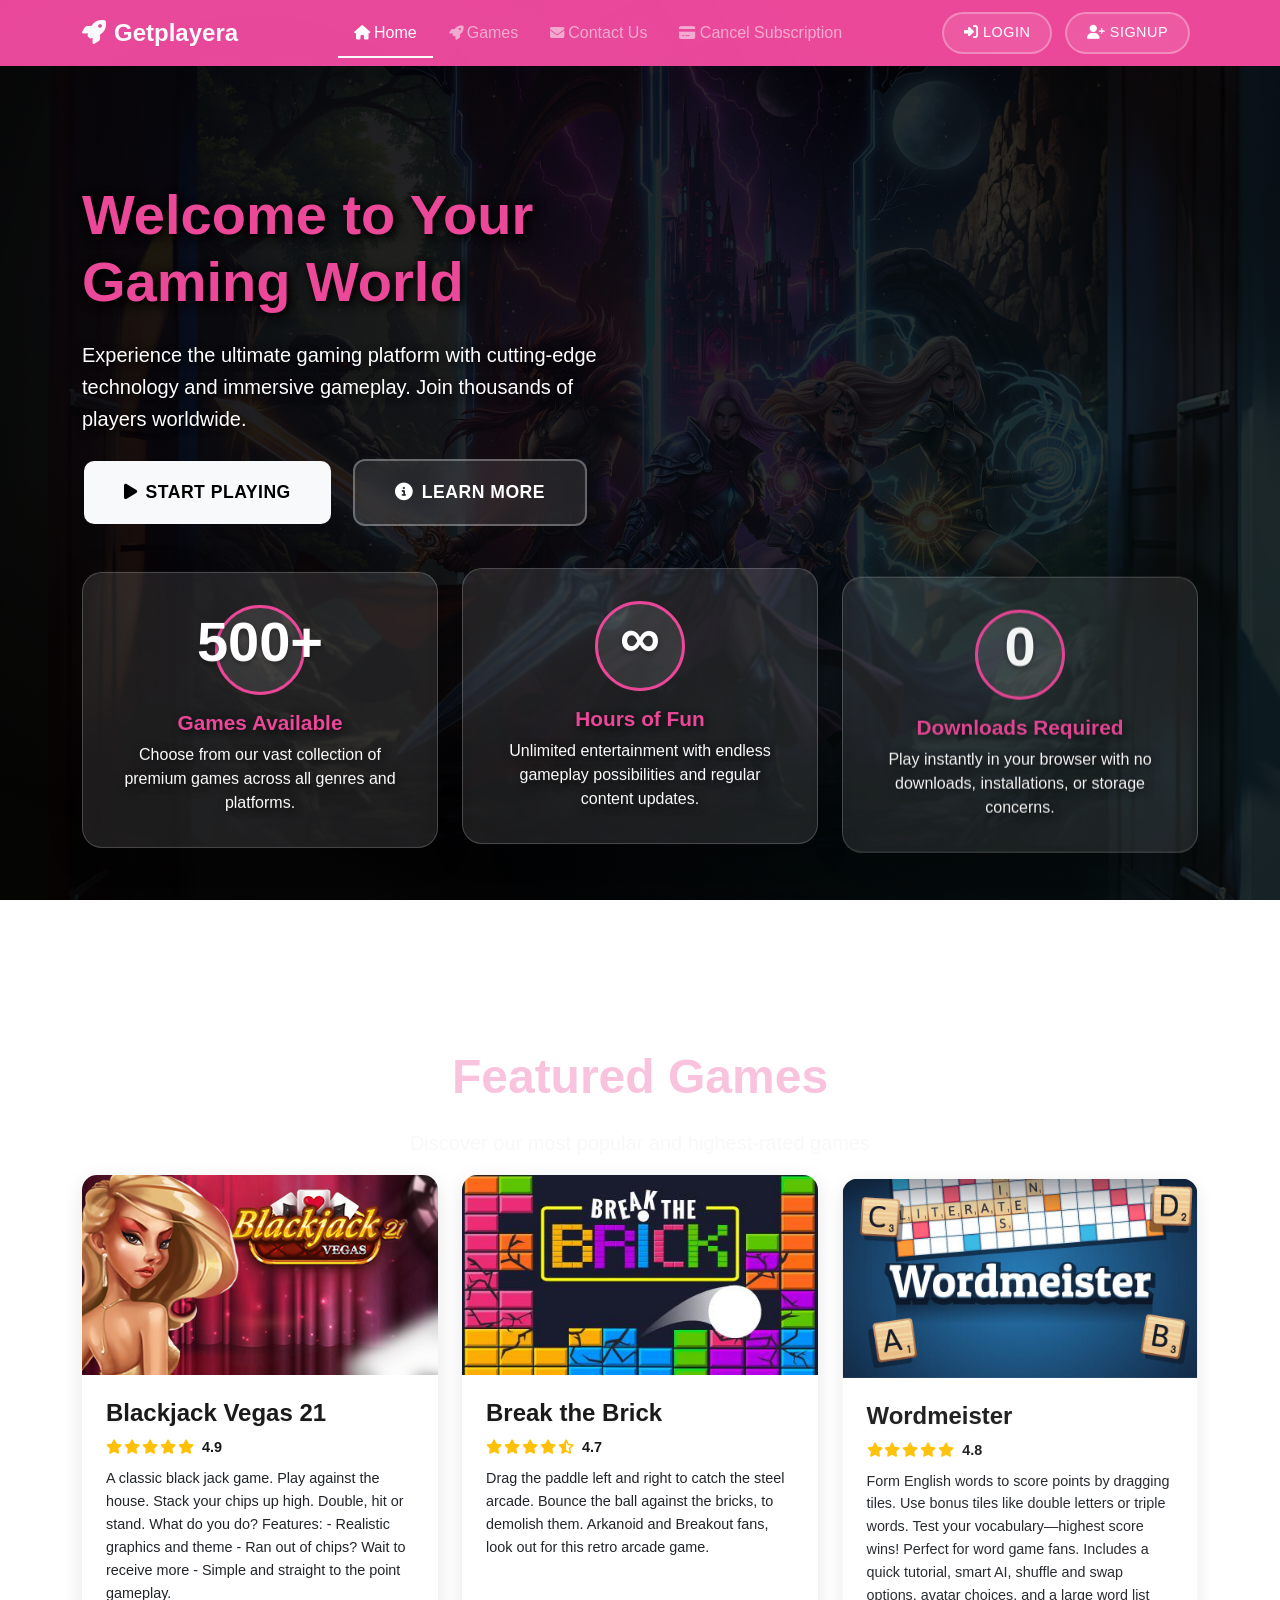
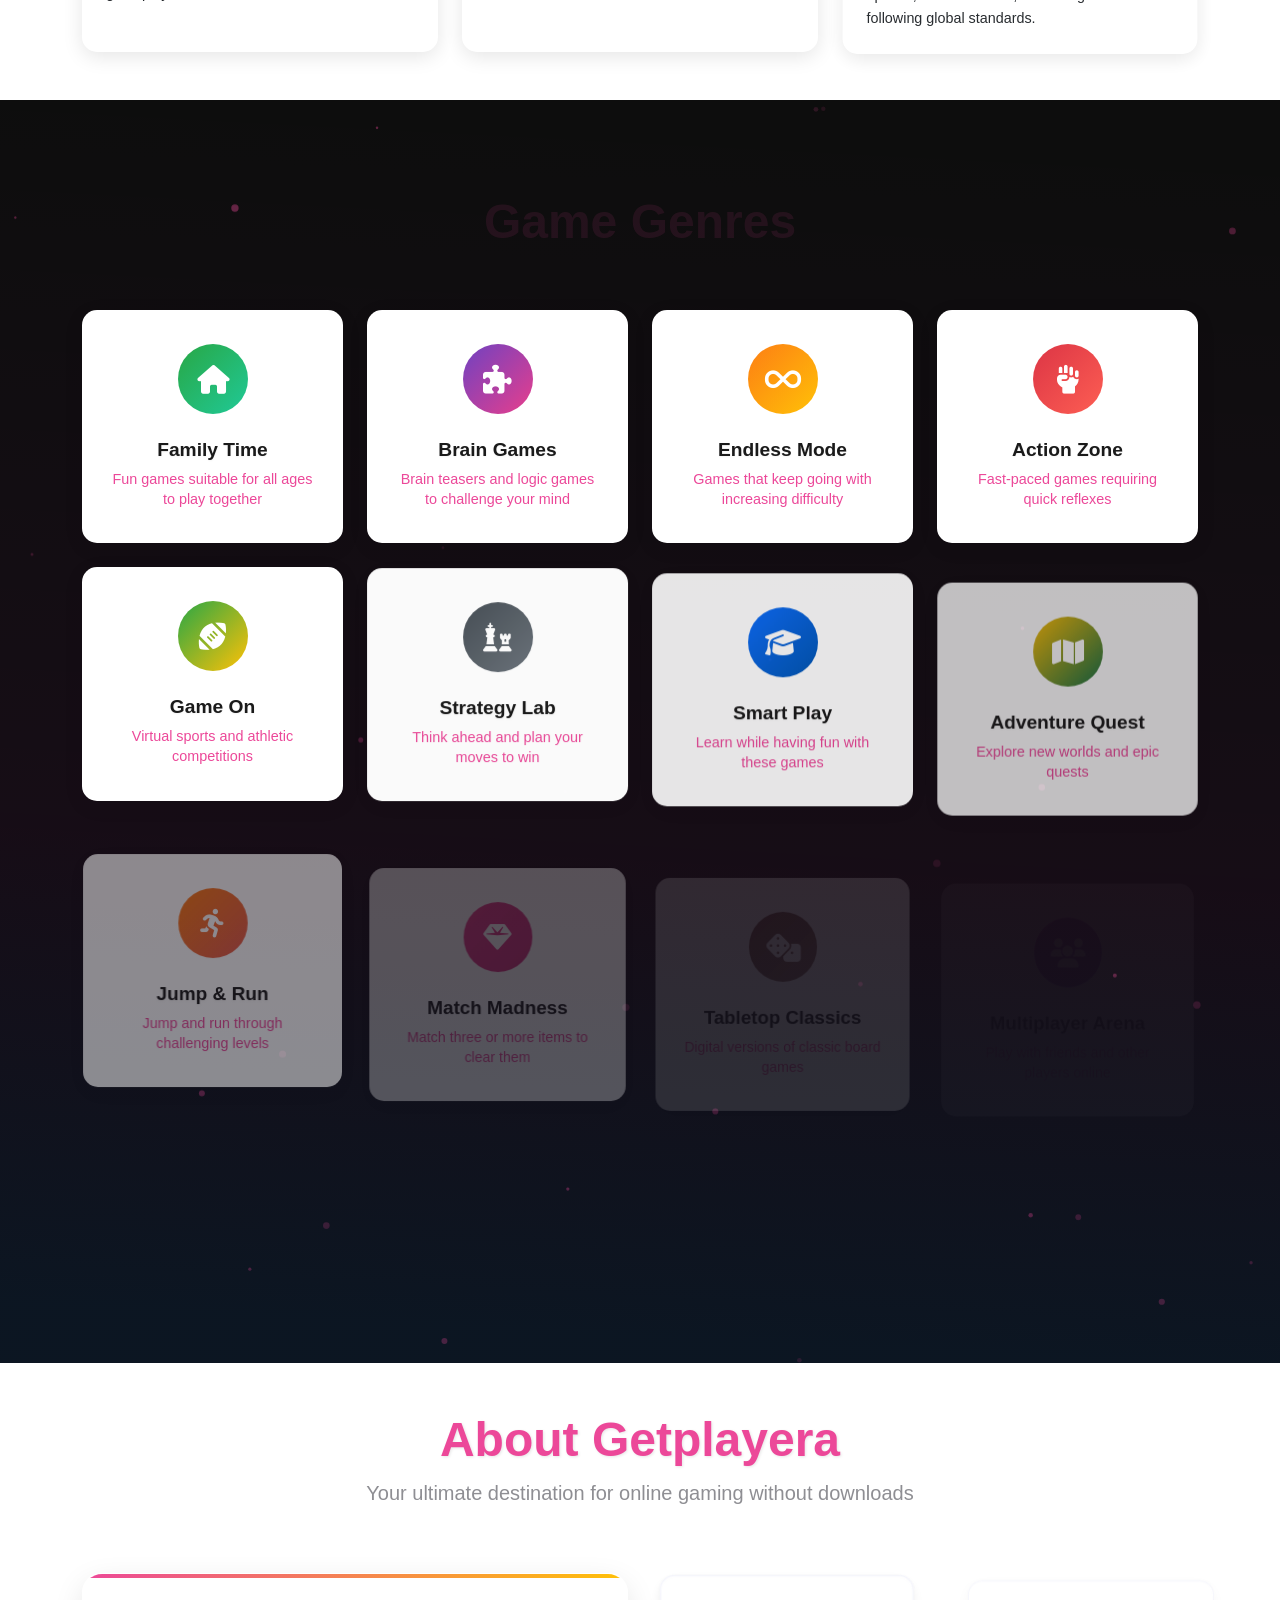
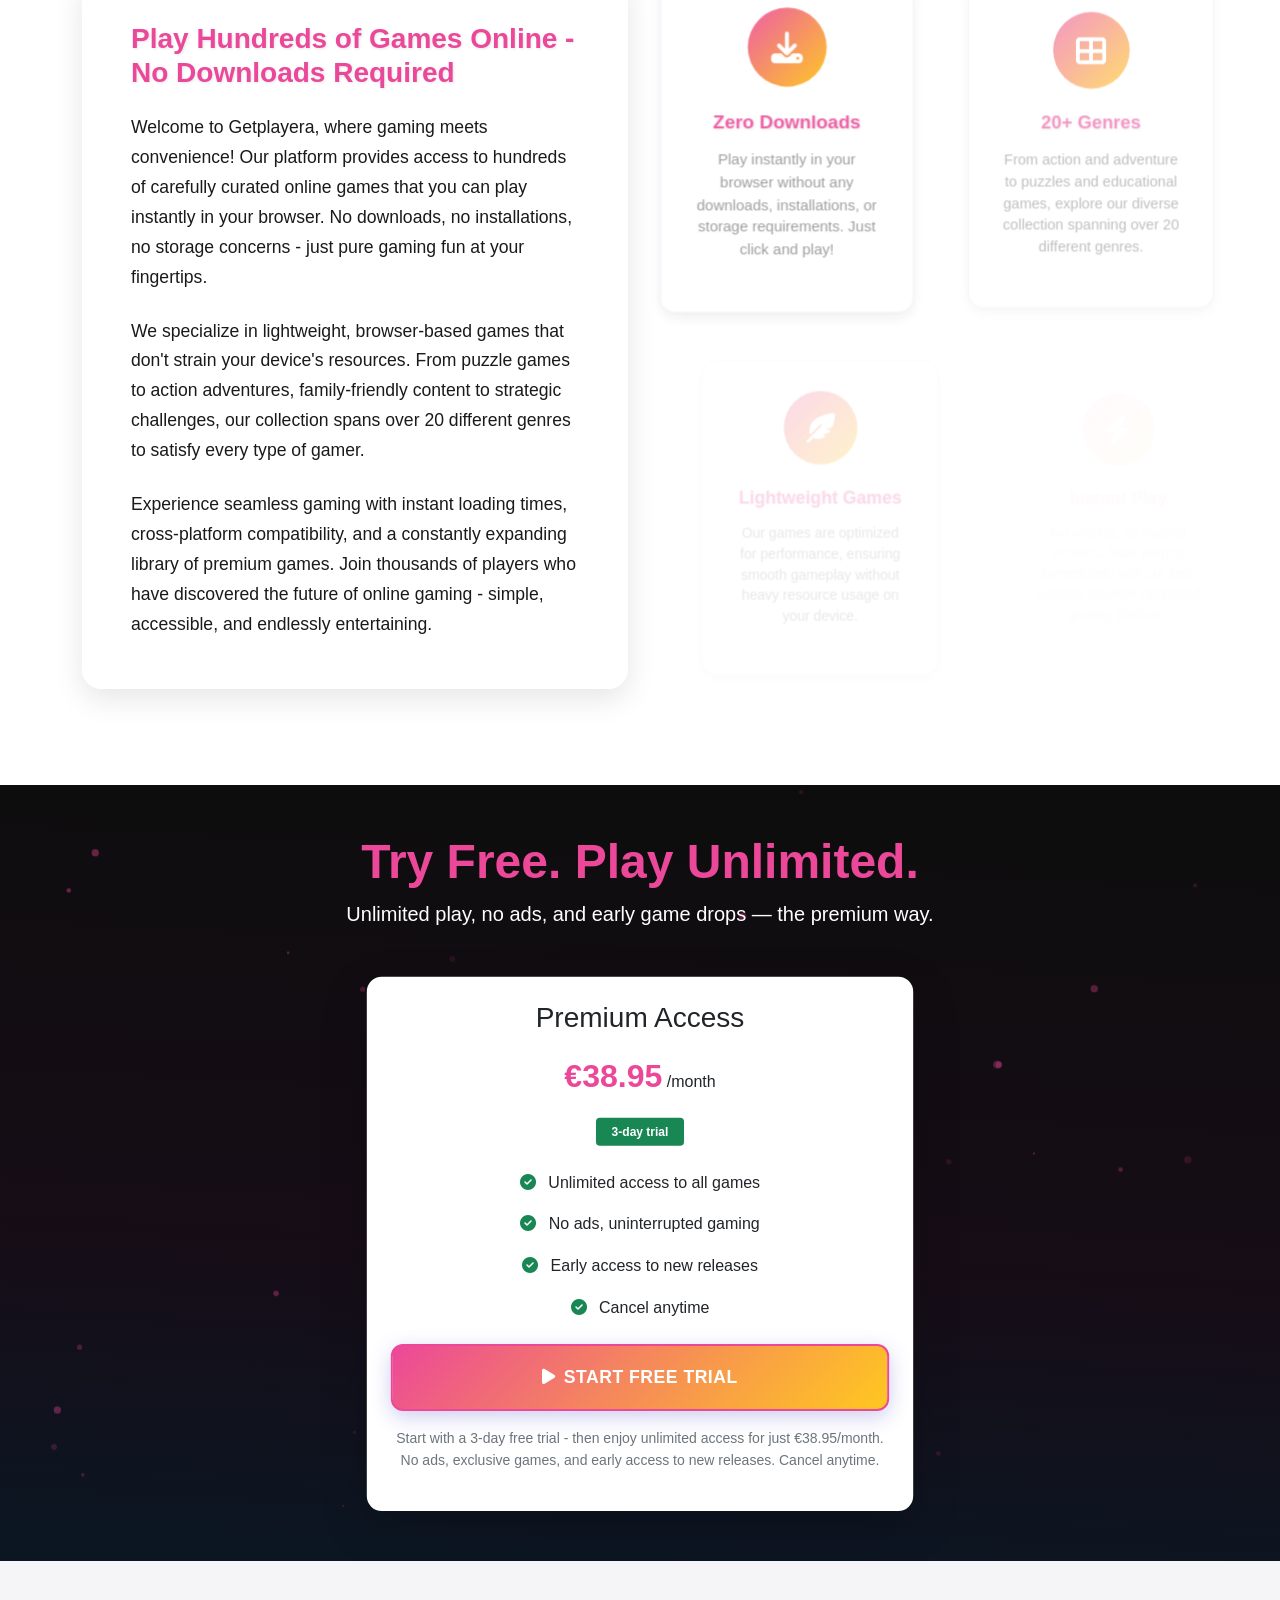
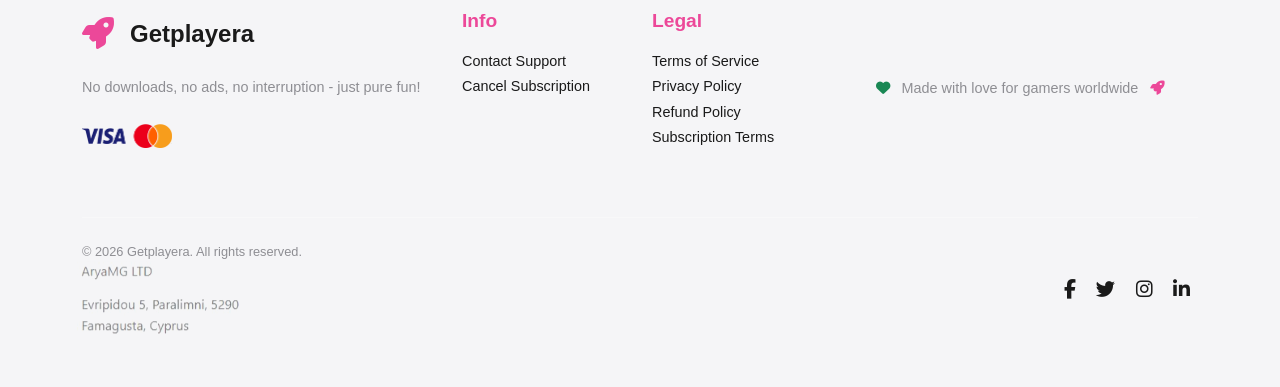
<file: index.html>
<!DOCTYPE html>
<html lang="en">
  <head>
    <meta charset="UTF-8" />
    <meta name="viewport" content="width=device-width, initial-scale=1.0" />
    <meta name="description" content="Your website description" />
    <meta name="author" content="Your Name" />
    <link rel="icon" type="image/x-icon" href="./favicon.png" />
    <title>Getplayera</title>
    <!-- Google Tag Manager -->
    <script>
      (function (w, d, s, l, i) {
        w[l] = w[l] || [];
        w[l].push({
          "gtm.start": new Date().getTime(),
          event: "gtm.js",
        });
        var f = d.getElementsByTagName(s)[0],
          j = d.createElement(s),
          dl = l != "dataLayer" ? "&l=" + l : "";
        j.async = true;
        j.src = "https://www.googletagmanager.com/gtm.js?id=" + i + dl;
        f.parentNode.insertBefore(j, f);
      })(window, document, "script", "dataLayer", "GTM-WVZPCLL");
    </script>
    <!-- End Google Tag Manager -->

    <meta
      name="keywords"
      content="games, car games, html5 games, new games, fun games, cool games, play games, best games,
       Skill games, Classic games,  quiz,  skill,  educational,  shooting,  casino,  bubble-shooter,  dress-up,  adventure,  time-management,  Mind games,  sports,  tower-defense,  racing,  animals,  strategy,  arcade,  platform,   board-and-card,  action, "
    />
    <script type="application/x-javascript">
      addEventListener("load", function () {
             setTimeout(hideURLbar, 0);
         }, false);

         function hideURLbar() {
             window.scrollTo(0, 1);
         }
    </script>
    <!-- Bootstrap 5 CSS -->
    <link
      href="./assets/css/bootstrap.min.css"
      rel="stylesheet"
      crossorigin="anonymous"
    />

    <!-- Custom CSS -->
    <link rel="stylesheet" href="./assets/css/style.css" />

    <!-- Font Awesome Icons -->
    <link
      rel="stylesheet"
      href="https://cdnjs.cloudflare.com/ajax/libs/font-awesome/6.4.0/css/all.min.css"
    />

    <!-- GSAP Libraries -->
    <script src="./assets/js/libs/gsap/gsap.min.js"></script>
    <script src="./assets/js/libs/gsap/ScrollTrigger.min.js"></script>
  </head>
  <body>
    <!-- Navigation -->
    <nav class="navbar navbar-expand-lg navbar-dark">
      <div class="container">
        <a class="navbar-brand" href="index.html">
          <i class="fas fa-rocket me-2"></i>Getplayera
        </a>

        <button
          class="navbar-toggler"
          type="button"
          data-bs-toggle="collapse"
          data-bs-target="#navbarNav"
          aria-controls="navbarNav"
          aria-expanded="false"
          aria-label="Toggle navigation"
        >
          <span class="navbar-toggler-icon"></span>
        </button>

        <div class="collapse navbar-collapse" id="navbarNav">
          <ul class="navbar-nav mx-auto">
            <li class="nav-item">
              <a class="nav-link active" href="./index.html">
                <i class="fas fa-home me-1"></i>Home
              </a>
            </li>
            <li class="nav-item">
              <a class="nav-link" href="./games.html">
                <i class="fas fa-rocket me-1"></i>Games
              </a>
            </li>
            <li class="nav-item">
              <a class="nav-link" href="./contactus.html">
                <i class="fas fa-envelope me-1"></i>Contact Us
              </a>
            </li>
            <li class="nav-item">
              <a class="nav-link" href="./cancel.html">
                <i class="fas fa-credit-card"></i> Cancel Subscription
              </a>
            </li>
          </ul>
          <div class="d-flex">
            <!-- Login Button -->
            <div class="login-btn">
              <a class="btn btn-outline-light me-2" href="./login.html">
                <i class="fas fa-right-to-bracket"></i> Login
              </a>
              <a class="btn btn-outline-light me-2" href="./signup.html">
                <i class="fas fa-user-plus"></i> Signup
              </a>
            </div>
            <!-- logout block -->
            <div class="logout-btn d-none">
              <span class="user-id" id="user_id"></span>
              <a class="btn btn-outline-light me-2" href="/?delcookie=1">
                <i id="logout" class="fas fa-user-plus"></i> Logout
              </a>
            </div>
          </div>
        </div>
      </div>
    </nav>
    <div id="content">
      <!-- Hero Section -->
      <section
        id="home"
        class="hero-section py-5 position-relative overflow-hidden"
        data-gsap="hero"
      >
        <!-- Animated Background Elements -->
        <div
          class="position-absolute top-0 start-0 w-100 h-100 overflow-hidden"
        >
          <div class="hero-blob hero-blob-1"></div>
          <div class="hero-blob hero-blob-2"></div>
        </div>

        <div class="container position-relative" style="z-index: 2">
          <div class="row align-items-center min-vh-75">
            <div class="col-lg-6 mb-5">
              <h1 class="display-4 fw-bold mb-4" data-gsap="hero-title">
                Welcome to Your Gaming World
              </h1>
              <p class="lead text-white mb-4" data-gsap="hero-subtitle">
                Experience the ultimate gaming platform with cutting-edge
                technology and immersive gameplay. Join thousands of players
                worldwide.
              </p>
              <div data-gsap="hero-buttons">
                <a href="./games.html" class="btn btn-light btn-lg me-3">
                  <i class="fas fa-play me-2"></i>Start Playing
                </a>
                <a href="#about" class="btn btn-outline-light btn-lg mt-xs-2">
                  <i class="fas fa-info-circle me-2"></i>Learn More
                </a>
              </div>
            </div>
          </div>

          <!-- Benefits Cards -->
          <div class="row g-4" data-gsap="hero-cards">
            <div class="col-md-4">
              <div class="hero-benefit-card text-center" data-gsap-card="1">
                <div class="benefit-icon mb-3">
                  <span class="benefit-number">500+</span>
                </div>
                <h5 class="fw-bold mb-2">Games Available</h5>
                <p class="mb-0">
                  Choose from our vast collection of premium games across all
                  genres and platforms.
                </p>
              </div>
            </div>
            <div class="col-md-4">
              <div class="hero-benefit-card text-center" data-gsap-card="2">
                <div class="benefit-icon mb-3">
                  <span class="benefit-number">∞</span>
                </div>
                <h5 class="fw-bold mb-2">Hours of Fun</h5>
                <p class="mb-0">
                  Unlimited entertainment with endless gameplay possibilities
                  and regular content updates.
                </p>
              </div>
            </div>
            <div class="col-md-4">
              <div class="hero-benefit-card text-center" data-gsap-card="3">
                <div class="benefit-icon mb-3">
                  <span class="benefit-number">0</span>
                </div>
                <h5 class="fw-bold mb-2">Downloads Required</h5>
                <p class="mb-0">
                  Play instantly in your browser with no downloads,
                  installations, or storage concerns.
                </p>
              </div>
            </div>
          </div>
        </div>
      </section>

      <!-- Featured Games Section -->
      <section id="games" class="py-5" data-gsap="games-section">
        <div class="container">
          <div class="row">
            <div class="col-lg-12 text-center mb-5" data-gsap="section-header">
              <h2 class="display-5 fw-bold">Featured Games</h2>
              <p class="lead text-muted">
                Discover our most popular and highest-rated games
              </p>
            </div>
          </div>
          <div class="row g-4" data-gsap="games-grid">
            <div class="col-lg-4 col-md-6">
              <div
                class="game-card trend-grid position-relative"
                data-gsap-game="1"
              >
                <div class="game-image">
                  <img
                    src="./assets/images/game1.jpg"
                    alt="Blackjack Vegas 21"
                    class="img-fluid"
                  />
                  <div class="play-button">
                    <a
                      class="btn btn-primary btn-sm"
                      href="/game_play.html?game_id=6692078093336576"
                    >
                      <i class="fas fa-play me-1"></i>Play
                    </a>
                  </div>
                </div>
                <div class="game-info">
                  <h4 class="game-title mb-2">Blackjack Vegas 21</h4>
                  <div class="game-rating mb-2">
                    <div class="stars">
                      <i class="fas fa-star text-warning"></i>
                      <i class="fas fa-star text-warning"></i>
                      <i class="fas fa-star text-warning"></i>
                      <i class="fas fa-star text-warning"></i>
                      <i class="fas fa-star text-warning"></i>
                    </div>
                    <span class="rating-number ms-2">4.9</span>
                  </div>
                  <p class="game-description">
                    A classic black jack game. Play against the house. Stack
                    your chips up high. Double, hit or stand. What do you do?
                    Features: - Realistic graphics and theme - Ran out of chips?
                    Wait to receive more - Simple and straight to the point
                    gameplay.
                  </p>
                </div>
              </div>
            </div>
            <div class="col-lg-4 col-md-6">
              <div
                class="game-card trend-grid position-relative"
                data-gsap-game="2"
              >
                <div class="game-image">
                  <img
                    src="./assets/images/game2.jpg"
                    alt="Space Warriors"
                    class="img-fluid"
                  />
                  <div class="play-button">
                    <a
                      class="btn btn-primary btn-sm"
                      href="/?page=game_play&id=5157218595897344"
                    >
                      <i class="fas fa-play me-1"></i>Play
                    </a>
                  </div>
                </div>
                <div class="game-info">
                  <h4 class="game-title mb-2">Break the Brick</h4>
                  <div class="game-rating mb-2">
                    <div class="stars">
                      <i class="fas fa-star text-warning"></i>
                      <i class="fas fa-star text-warning"></i>
                      <i class="fas fa-star text-warning"></i>
                      <i class="fas fa-star text-warning"></i>
                      <i class="fas fa-star-half-alt text-warning"></i>
                    </div>
                    <span class="rating-number ms-2">4.7</span>
                  </div>
                  <p class="game-description">
                    Drag the paddle left and right to catch the steel arcade.
                    Bounce the ball against the bricks, to demolish them.
                    Arkanoid and Breakout fans, look out for this retro arcade
                    game.
                  </p>
                </div>
              </div>
            </div>
            <div class="col-lg-4 col-md-6">
              <div
                class="game-card trend-grid position-relative"
                data-gsap-game="3"
              >
                <div class="game-image">
                  <img
                    src="./assets/images/game3.jpg"
                    alt="Dragon Realm"
                    class="img-fluid"
                  />
                  <div class="play-button">
                    <a
                      class="btn btn-primary btn-sm"
                      href="/?page=game_play&id=6197901505069056"
                    >
                      <i class="fas fa-play me-1"></i>Play
                    </a>
                  </div>
                </div>
                <div class="game-info">
                  <h4 class="game-title mb-2">Wordmeister</h4>
                  <div class="game-rating mb-2">
                    <div class="stars">
                      <i class="fas fa-star text-warning"></i>
                      <i class="fas fa-star text-warning"></i>
                      <i class="fas fa-star text-warning"></i>
                      <i class="fas fa-star text-warning"></i>
                      <i class="fas fa-star text-warning"></i>
                    </div>
                    <span class="rating-number ms-2">4.8</span>
                  </div>
                  <p class="game-description">
                    Form English words to score points by dragging tiles. Use
                    bonus tiles like double letters or triple words. Test your
                    vocabulary—highest score wins! Perfect for word game fans.
                    Includes a quick tutorial, smart AI, shuffle and swap
                    options, avatar choices, and a large word list following
                    global standards.
                  </p>
                </div>
              </div>
            </div>
          </div>
        </div>
      </section>

      <!-- Game Genres Section -->
      <section id="genres" class="py-5 grey-section" data-gsap="genres-section">
        <div class="container">
          <div class="row">
            <div class="col-lg-12 text-center mb-5" data-gsap="section-header">
              <h2 class="display-5 fw-bold">Game Genres</h2>
              <p class="lead text-white">
                Explore games by your favorite categories
              </p>
            </div>
          </div>
          <div class="row g-4" data-gsap="genres-grid">
            <div class="col-lg-3 col-md-4 col-6">
              <a href="/games.html?cat=Family" class="genre-link">
                <div class="genre-card">
                  <div class="genre-icon">
                    <i class="fas fa-home"></i>
                  </div>
                  <h5 class="genre-title">Family Time</h5>
                  <p class="genre-description">
                    Fun games suitable for all ages to play together
                  </p>
                </div>
              </a>
            </div>
            <div class="col-lg-3 col-md-4 col-6">
              <a href="/games.html?cat=Puzzle" class="genre-link">
                <div class="genre-card">
                  <div class="genre-icon">
                    <i class="fas fa-puzzle-piece"></i>
                  </div>
                  <h5 class="genre-title">Brain Games</h5>
                  <p class="genre-description">
                    Brain teasers and logic games to challenge your mind
                  </p>
                </div>
              </a>
            </div>
            <div class="col-lg-3 col-md-4 col-6">
              <a href="/games.html?cat=Endless" class="genre-link">
                <div class="genre-card">
                  <div class="genre-icon">
                    <i class="fas fa-infinity"></i>
                  </div>
                  <h5 class="genre-title">Endless Mode</h5>
                  <p class="genre-description">
                    Games that keep going with increasing difficulty
                  </p>
                </div>
              </a>
            </div>
            <div class="col-lg-3 col-md-4 col-6">
              <a href="/games.html?cat=Action" class="genre-link">
                <div class="genre-card">
                  <div class="genre-icon">
                    <i class="fas fa-fist-raised"></i>
                  </div>
                  <h5 class="genre-title">Action Zone</h5>
                  <p class="genre-description">
                    Fast-paced games requiring quick reflexes
                  </p>
                </div>
              </a>
            </div>
            <div class="col-lg-3 col-md-4 col-6">
              <a href="/games.html?cat=Sports" class="genre-link">
                <div class="genre-card">
                  <div class="genre-icon">
                    <i class="fas fa-football-ball"></i>
                  </div>
                  <h5 class="genre-title">Game On</h5>
                  <p class="genre-description">
                    Virtual sports and athletic competitions
                  </p>
                </div>
              </a>
            </div>
            <div class="col-lg-3 col-md-4 col-6">
              <a href="/games.html?cat=Strategy" class="genre-link">
                <div class="genre-card">
                  <div class="genre-icon">
                    <i class="fas fa-chess"></i>
                  </div>
                  <h5 class="genre-title">Strategy Lab</h5>
                  <p class="genre-description">
                    Think ahead and plan your moves to win
                  </p>
                </div>
              </a>
            </div>
            <div class="col-lg-3 col-md-4 col-6">
              <a href="/games.html?cat=Educational" class="genre-link">
                <div class="genre-card">
                  <div class="genre-icon">
                    <i class="fas fa-graduation-cap"></i>
                  </div>
                  <h5 class="genre-title">Smart Play</h5>
                  <p class="genre-description">
                    Learn while having fun with these games
                  </p>
                </div>
              </a>
            </div>
            <div class="col-lg-3 col-md-4 col-6">
              <a href="/games.html?cat=Adventure" class="genre-link">
                <div class="genre-card">
                  <div class="genre-icon">
                    <i class="fas fa-map"></i>
                  </div>
                  <h5 class="genre-title">Adventure Quest</h5>
                  <p class="genre-description">
                    Explore new worlds and epic quests
                  </p>
                </div>
              </a>
            </div>
            <div class="col-lg-3 col-md-4 col-6">
              <a href="/games.html?cat=Platformer" class="genre-link">
                <div class="genre-card">
                  <div class="genre-icon">
                    <i class="fas fa-running"></i>
                  </div>
                  <h5 class="genre-title">Jump & Run</h5>
                  <p class="genre-description">
                    Jump and run through challenging levels
                  </p>
                </div>
              </a>
            </div>
            <div class="col-lg-3 col-md-4 col-6">
              <a href="/games.html?cat=Match%203" class="genre-link">
                <div class="genre-card">
                  <div class="genre-icon">
                    <i class="fas fa-gem"></i>
                  </div>
                  <h5 class="genre-title">Match Madness</h5>
                  <p class="genre-description">
                    Match three or more items to clear them
                  </p>
                </div>
              </a>
            </div>
            <div class="col-lg-3 col-md-4 col-6">
              <a href="/games.html?cat=Board" class="genre-link">
                <div class="genre-card">
                  <div class="genre-icon">
                    <i class="fas fa-dice"></i>
                  </div>
                  <h5 class="genre-title">Tabletop Classics</h5>
                  <p class="genre-description">
                    Digital versions of classic board games
                  </p>
                </div>
              </a>
            </div>
            <div class="col-lg-3 col-md-4 col-6">
              <a href="/games.html?cat=Multiplayer" class="genre-link">
                <div class="genre-card">
                  <div class="genre-icon">
                    <i class="fas fa-users"></i>
                  </div>
                  <h5 class="genre-title">Multiplayer Arena</h5>
                  <p class="genre-description">
                    Play with friends and other players online
                  </p>
                </div>
              </a>
            </div>
            <div class="col-lg-3 col-md-4 col-6">
              <a href="/games.html?cat=Memory" class="genre-link">
                <div class="genre-card">
                  <div class="genre-icon">
                    <i class="fas fa-brain"></i>
                  </div>
                  <h5 class="genre-title">Memory Challenge</h5>
                  <p class="genre-description">
                    Test and improve your memory skills
                  </p>
                </div>
              </a>
            </div>
            <div class="col-lg-3 col-md-4 col-6">
              <a href="/games.html?cat=Word" class="genre-link">
                <div class="genre-card">
                  <div class="genre-icon">
                    <i class="fas fa-font"></i>
                  </div>
                  <h5 class="genre-title">Word</h5>
                  <p class="genre-description">
                    Word puzzles and vocabulary games
                  </p>
                </div>
              </a>
            </div>
          </div>
        </div>
      </section>
      <section id="about" class="about-section py-5" data-gsap="about-section">
        <!-- Decorative Elements -->
        <div class="about-decorative-elements">
          <div class="about-blob about-blob-1"></div>
          <div class="about-blob about-blob-2"></div>
          <div class="about-blob about-blob-3"></div>
        </div>

        <div class="container">
          <div class="row">
            <div class="col-lg-12 text-center mb-5">
              <h2 class="display-5 fw-bold">About Getplayera</h2>
              <p class="lead">
                Your ultimate destination for online gaming without downloads
              </p>
            </div>
          </div>

          <!-- Two Column Layout -->
          <div class="row mb-5">
            <!-- Left Column - Text Content -->
            <div class="col-lg-6 mb-4 mb-lg-0">
              <div class="about-content-container">
                <h3 class="mb-4">
                  Play Hundreds of Games Online - No Downloads Required
                </h3>
                <p class="mb-4">
                  Welcome to Getplayera, where gaming meets convenience! Our
                  platform provides access to hundreds of carefully curated
                  online games that you can play instantly in your browser. No
                  downloads, no installations, no storage concerns - just pure
                  gaming fun at your fingertips.
                </p>
                <p class="mb-4">
                  We specialize in lightweight, browser-based games that don't
                  strain your device's resources. From puzzle games to action
                  adventures, family-friendly content to strategic challenges,
                  our collection spans over 20 different genres to satisfy every
                  type of gamer.
                </p>
                <p class="mb-0">
                  Experience seamless gaming with instant loading times,
                  cross-platform compatibility, and a constantly expanding
                  library of premium games. Join thousands of players who have
                  discovered the future of online gaming - simple, accessible,
                  and endlessly entertaining.
                </p>
              </div>
            </div>

            <!-- Right Column - Feature Cards -->
            <div class="col-lg-6">
              <div class="about-features-grid h-100">
                <div class="about-feature-card">
                  <div class="about-feature-icon">
                    <i class="fas fa-download"></i>
                  </div>
                  <h5>Zero Downloads</h5>
                  <p>
                    Play instantly in your browser without any downloads,
                    installations, or storage requirements. Just click and play!
                  </p>
                </div>

                <div class="about-feature-card">
                  <div class="about-feature-icon">
                    <i class="fas fa-th-large"></i>
                  </div>
                  <h5>20+ Genres</h5>
                  <p>
                    From action and adventure to puzzles and educational games,
                    explore our diverse collection spanning over 20 different
                    genres.
                  </p>
                </div>

                <div class="about-feature-card">
                  <div class="about-feature-icon">
                    <i class="fas fa-feather-alt"></i>
                  </div>
                  <h5>Lightweight Games</h5>
                  <p>
                    Our games are optimized for performance, ensuring smooth
                    gameplay without heavy resource usage on your device.
                  </p>
                </div>

                <div class="about-feature-card">
                  <div class="about-feature-icon">
                    <i class="fas fa-bolt"></i>
                  </div>
                  <h5>Instant Play</h5>
                  <p>
                    No waiting, no loading screens. Start playing immediately
                    with our fast-loading, browser-optimized gaming platform.
                  </p>
                </div>
              </div>
            </div>
          </div>
        </div>
      </section>
      <!-- Premium Subscription Section -->
      <section
        id="premium"
        class="py-5 grey-section"
        data-gsap="premium-section"
      >
        <div class="container">
          <div class="row">
            <div class="col-lg-12 text-center mb-5">
              <h2 class="display-5 fw-bold">Try Free. Play Unlimited.</h2>
              <p class="lead mb-0 text-white">
                Unlimited play, no ads, and early game drops — the premium way.
              </p>
            </div>
          </div>
          <div class="row justify-content-center">
            <div class="col-lg-6 col-md-8">
              <div class="premium-card card h-100 shadow-lg border-0">
                <div class="card-body text-center p-4">
                  <h3 class="premium-title mb-3">Premium Access</h3>
                  <div class="premium-price mb-3">
                    <span class="price-amount">€38.95</span>
                    <span class="price-period">/month</span>
                  </div>
                  <div class="trial-badge mb-4">
                    <span class="badge bg-success px-3 py-2">3-day trial</span>
                  </div>
                  <ul class="premium-features list-unstyled mb-4">
                    <li class="mb-3">
                      <i class="fas fa-check-circle text-success me-2"></i>
                      Unlimited access to all games
                    </li>
                    <li class="mb-3">
                      <i class="fas fa-check-circle text-success me-2"></i>
                      No ads, uninterrupted gaming
                    </li>
                    <li class="mb-3">
                      <i class="fas fa-check-circle text-success me-2"></i>
                      Early access to new releases
                    </li>
                    <li class="mb-3">
                      <i class="fas fa-check-circle text-success me-2"></i>
                      Cancel anytime
                    </li>
                  </ul>
                  <a
                    href="./signup.html"
                    class="btn btn-primary btn-lg mb-3 w-100"
                  >
                    <i class="fas fa-play me-2"></i>Start Free Trial
                  </a>
                  <p class="premium-disclaimer text-muted small">
                    Start with a 3-day free trial - then enjoy unlimited access
                    for just €38.95/month. No ads, exclusive games, and early
                    access to new releases. Cancel anytime.
                  </p>
                </div>
              </div>
            </div>
          </div>
        </div>
      </section>

      <!-- About Us Section -->

      <!-- Footer -->
    </div>
    <footer class="playnetiq-footer text-white py-5">
      <div class="container">
        <div class="row">
          <!-- Brand Section -->
          <div class="col-lg-4 col-md-6 mb-4">
            <div class="footer-brand mb-3">
              <div class="d-flex align-items-center mb-3">
                <div class="footer-logo me-3">
                  <i class="fas fa-rocket"></i>
                </div>
                <h4 class="footer-brand-name mb-0">Getplayera</h4>
              </div>
              <p class="footer-tagline mb-4">
                No downloads, no ads, no interruption - just pure fun!
              </p>
              <div class="payment-methods">
                <img
                  style="max-width: 90px"
                  src="./assets/images/vmlogo.png"
                  alt=""
                />
              </div>
            </div>
          </div>

          <!-- Info Section -->
          <div class="col-lg-2 col-md-3 col-6 mb-4">
            <h5 class="footer-section-title mb-3">Info</h5>
            <ul class="footer-links list-unstyled">
              <li>
                <a href="./contactus.html" class="footer-link"
                  >Contact Support</a
                >
              </li>
              <li>
                <a href="./cancel.html" class="footer-link"
                  >Cancel Subscription</a
                >
              </li>
            </ul>
          </div>

          <!-- Legal Section -->
          <div class="col-lg-2 col-md-3 col-6 mb-4">
            <h5 class="footer-section-title mb-3">Legal</h5>
            <ul class="footer-links list-unstyled">
              <li>
                <a href="./terms.html" class="footer-link">Terms of Service</a>
              </li>
              <li>
                <a href="./privacy.html" class="footer-link">Privacy Policy</a>
              </li>
              <li>
                <a href="./refund.html" class="footer-link">Refund Policy</a>
              </li>
              <li>
                <a href="./subscription.html" class="footer-link"
                  >Subscription Terms</a
                >
              </li>
            </ul>
          </div>

          <!-- Love Message -->
          <div
            class="col-lg-4 col-md-12 col-12 mb-4 d-flex justify-content-center align-items-center"
          >
            <div class="footer-love-message text-end">
              <p class="mb-0">
                <i class="fas fa-heart text-success me-2"></i>
                Made with love for gamers worldwide
                <i class="fas fa-rocket ms-2 color-secondary"></i>
              </p>
            </div>
          </div>
        </div>

        <hr class="footer-divider my-4" />

        <!-- Bottom Section -->
        <div class="row align-items-center">
          <div class="col-md-6">
            <p class="footer-copyright mb-0" data-nosnippet>
              © 2026 Getplayera. All rights reserved.
            </p>
            <img
              style="max-width: 170px; opacity: 0.6"
              class="address-image"
              src="./assets/images/address.jpg"
              alt=""
            />
          </div>
          <div class="col-md-6 text-md-end d-flex justify-content-md-end">
            <div class="footer-social">
              <a href="#" class="social-link me-3"
                ><i class="fab fa-facebook-f"></i
              ></a>
              <a href="#" class="social-link me-3"
                ><i class="fab fa-twitter"></i
              ></a>
              <a href="#" class="social-link me-3"
                ><i class="fab fa-instagram"></i
              ></a>
              <a href="#" class="social-link"
                ><i class="fab fa-linkedin-in"></i
              ></a>
            </div>
          </div>
        </div>
      </div>
    </footer>

    <!-- Back to Top Button -->
    <button
      id="backToTop"
      class="btn position-fixed bottom-0 end-0 m-4 rounded-circle d-none"
      style="
        background-color: var(--primary-color);
        border-color: var(--primary-color);
        color: var(--white-color);
        z-index: 1000;
      "
    >
      <i class="fas fa-arrow-up"></i>
    </button>

    <!-- Custom JavaScript -->
    <script src="./assets/js/bootstrap.min.js"></script>
    <script src="assets/js/main.js"></script>
    <script src="assets/js/particles.js"></script>

    <!-- GSAP Animations -->
    <script>
      // Register ScrollTrigger plugin
      gsap.registerPlugin(ScrollTrigger);

      // Set initial states
      gsap.set("[data-gsap='hero-title']", { y: 50, opacity: 0 });
      gsap.set("[data-gsap='hero-subtitle']", { y: 30, opacity: 0 });
      gsap.set("[data-gsap='hero-buttons']", { y: 20, opacity: 0 });
      gsap.set("[data-gsap-card]", { y: 60, opacity: 0 });

      // Hero animations
      const heroTl = gsap.timeline({ delay: 0.5 });

      heroTl
        .to("[data-gsap='hero-title']", {
          y: 0,
          opacity: 1,
          duration: 1,
          ease: "power2.out",
        })
        .to(
          "[data-gsap='hero-subtitle']",
          {
            y: 0,
            opacity: 1,
            duration: 0.8,
            ease: "power2.out",
          },
          "-=0.5"
        )
        .to(
          "[data-gsap='hero-buttons']",
          {
            y: 0,
            opacity: 1,
            duration: 0.6,
            ease: "power2.out",
          },
          "-=0.3"
        );

      // Hero cards staggered animation
      gsap.to("[data-gsap-card]", {
        y: 0,
        opacity: 1,
        scale: 1,
        duration: 0.8,
        ease: "back.out(1.7)",
        stagger: 0.2,
        delay: 1.5,
      });

      // Section headers scroll animations
      gsap.utils.toArray("[data-gsap='section-header']").forEach((header) => {
        gsap.fromTo(
          header.children,
          { y: 50, opacity: 0 },
          {
            y: 0,
            opacity: 1,
            duration: 0.8,
            ease: "power1.inOut",
            stagger: 0.2,
            scrollTrigger: {
              trigger: header,
              start: "top 90%",
              toggleActions: "play none none reverse",
            },
          }
        );
      });

      // Featured games animation
      ScrollTrigger.create({
        trigger: "[data-gsap='games-section']",
        start: "top 90%",
        onEnter: () => {
          gsap.fromTo(
            "[data-gsap-game]",
            { y: 80, opacity: 0, scale: 0.9 },
            {
              y: 0,
              opacity: 1,
              scale: 1,
              duration: 0.8,
              ease: "power1.inOut",
              stagger: 0.2,
            }
          );
        },
      });

      // Genre cards animation
      ScrollTrigger.create({
        trigger: "[data-gsap='genres-section']",
        start: "top 90%",
        onEnter: () => {
          gsap.fromTo(
            "[data-gsap='genres-grid'] .genre-card",
            { y: 60, opacity: 0, rotationY: 15 },
            {
              y: 0,
              opacity: 1,
              rotationY: 0,
              duration: 0.7,
              ease: "power1.inOut",
              stagger: {
                amount: 1.2,
                from: "start",
              },
            }
          );
        },
      });

      // About section animation
      ScrollTrigger.create({
        trigger: "[data-gsap='about-section']",
        start: "top 90%",
        onEnter: () => {
          gsap.fromTo(
            "[data-gsap='about-section'] .about-content-container",
            { x: -50, opacity: 0 },
            {
              x: 0,
              opacity: 1,
              duration: 0.8,
              ease: "power2.out",
            }
          );

          gsap.fromTo(
            "[data-gsap='about-section'] .about-feature-card",
            { x: 50, opacity: 0, scale: 0.9 },
            {
              x: 0,
              opacity: 1,
              scale: 1,
              duration: 0.7,
              ease: "power1.inOut",
              stagger: 0.15,
              delay: 0.3,
            }
          );
        },
      });

      // Premium section animation
      ScrollTrigger.create({
        trigger: "[data-gsap='premium-section']",
        start: "top 80%",
        onEnter: () => {
          gsap.fromTo(
            "[data-gsap='premium-section'] .premium-card",
            { y: 80, opacity: 0, scale: 0.95 },
            {
              y: 0,
              opacity: 1,
              scale: 1,
              duration: 0.8,
              ease: "back.out(1.7)",
            }
          );
        },
      });

      // Hover animations for interactive elements
      gsap.utils.toArray(".hero-benefit-card").forEach((card) => {
        card.addEventListener("mouseenter", () => {
          gsap.to(card, {
            scale: 1.05,
            duration: 0.3,
            ease: "power2.out",
          });
        });

        card.addEventListener("mouseleave", () => {
          gsap.to(card, {
            scale: 1,
            duration: 0.3,
            ease: "power2.out",
          });
        });
      });

      // Game card hover effects
      gsap.utils.toArray(".game-card").forEach((card) => {
        const playButton = card.querySelector(".play-button");

        card.addEventListener("mouseenter", () => {
          gsap.to(card, {
            y: -10,
            duration: 0.3,
            ease: "power2.out",
          });

          if (playButton) {
            gsap.to(playButton, {
              scale: 1.1,
              duration: 0.2,
              ease: "power2.out",
            });
          }
        });

        card.addEventListener("mouseleave", () => {
          gsap.to(card, {
            y: 0,
            duration: 0.3,
            ease: "power2.out",
          });

          if (playButton) {
            gsap.to(playButton, {
              scale: 1,
              duration: 0.2,
              ease: "power2.out",
            });
          }
        });
      });

      // Refresh ScrollTrigger on window resize
      window.addEventListener("resize", () => {
        ScrollTrigger.refresh();
      });
    </script>
  </body>
</html>
</file>
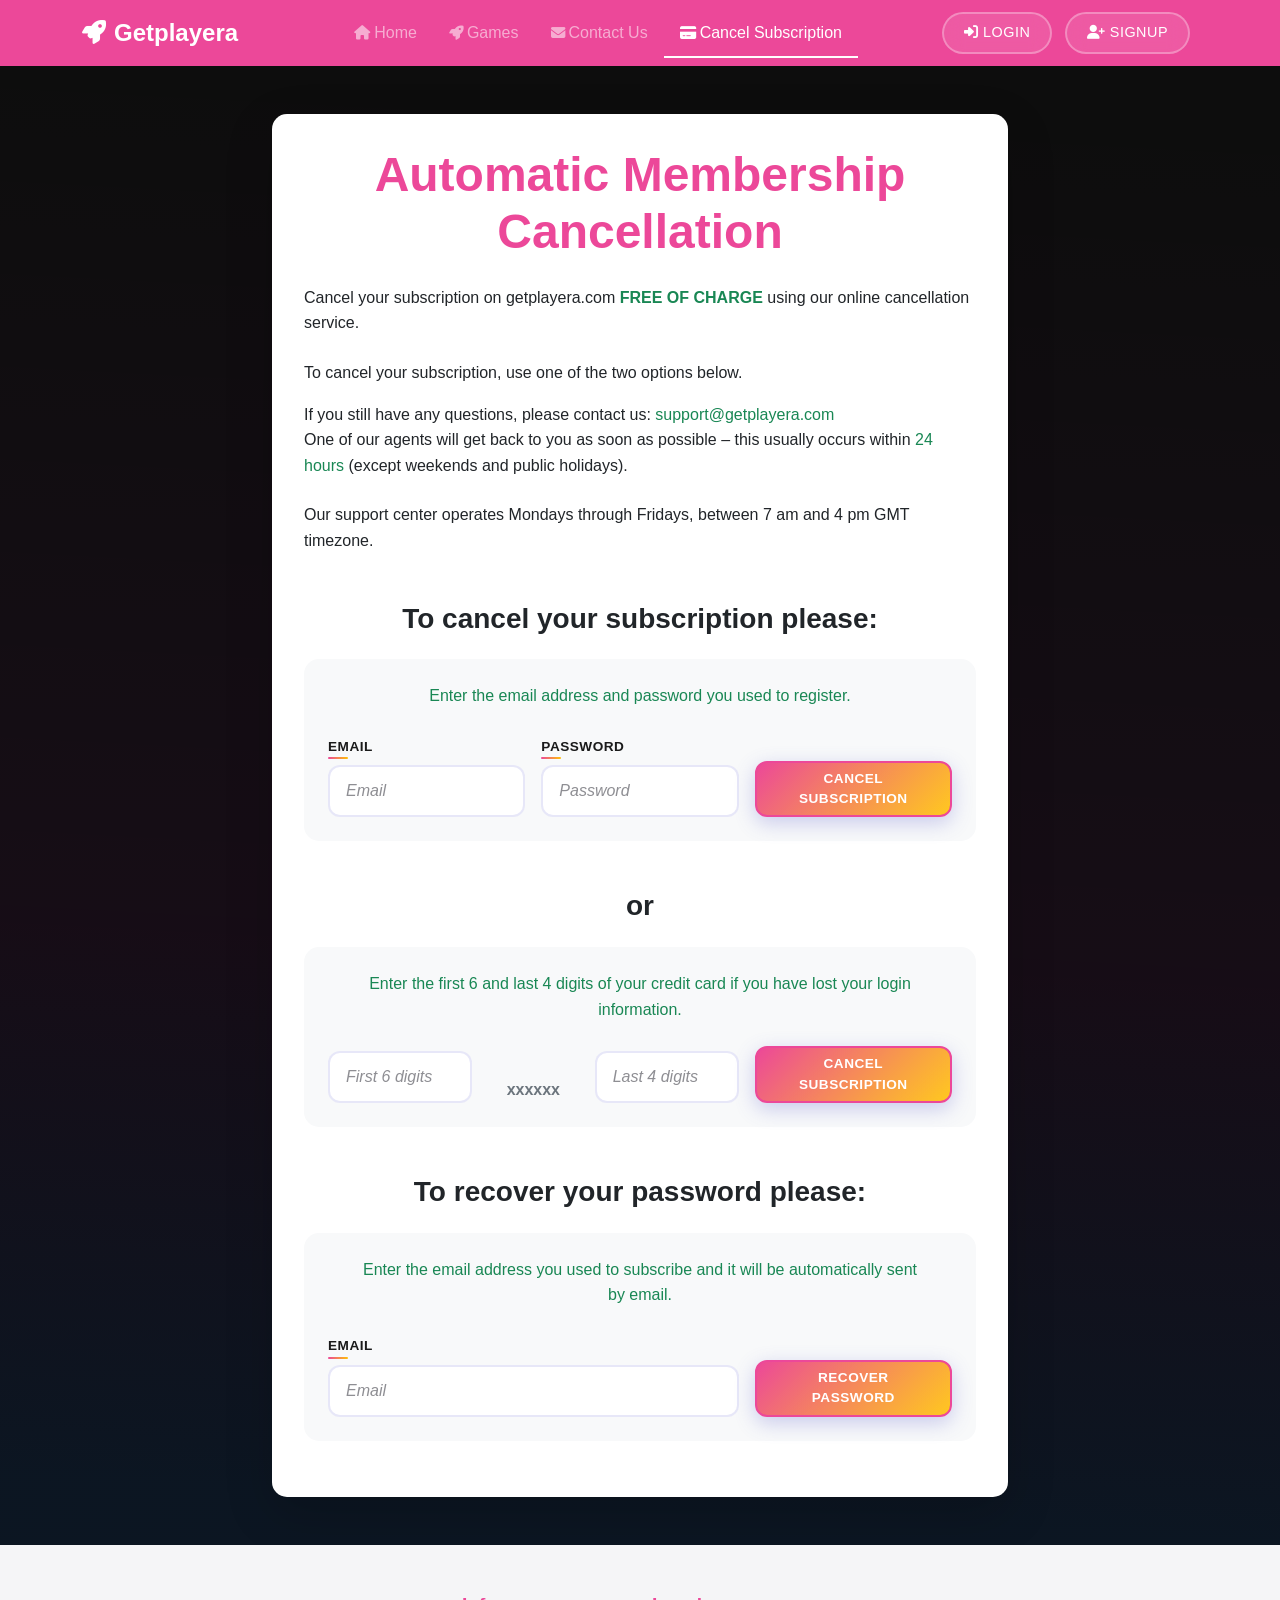
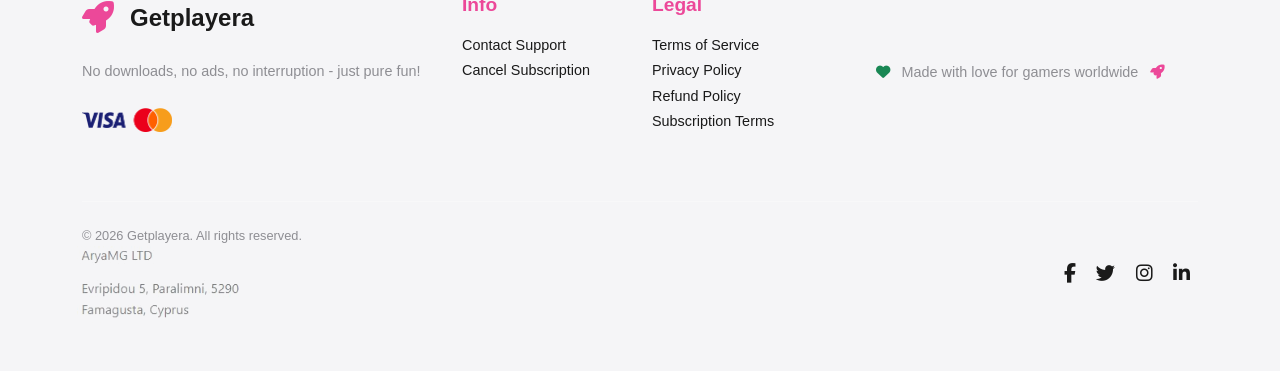
<file: cancel.html>
<!DOCTYPE html>
<html lang="en">
  <head>
    <meta charset="UTF-8" />
    <meta name="viewport" content="width=device-width, initial-scale=1.0" />
    <title>Cancel Membership</title>
    <link rel="icon" type="image/x-icon" href="./favicon.png" />
    <link
      href="./assets/css/bootstrap.min.css"
      rel="stylesheet"
      crossorigin="anonymous"
    />
    <link rel="stylesheet" href="./assets/css/style.css" />
    <link
      rel="stylesheet"
      href="https://cdnjs.cloudflare.com/ajax/libs/font-awesome/6.4.0/css/all.min.css"
    />
  </head>
  <body>
    <nav class="navbar navbar-expand-lg navbar-dark">
      <div class="container">
        <a class="navbar-brand" href="index.html">
          <i class="fas fa-rocket me-2"></i>Getplayera
        </a>

        <button
          class="navbar-toggler"
          type="button"
          data-bs-toggle="collapse"
          data-bs-target="#navbarNav"
          aria-controls="navbarNav"
          aria-expanded="false"
          aria-label="Toggle navigation"
        >
          <span class="navbar-toggler-icon"></span>
        </button>

        <div class="collapse navbar-collapse" id="navbarNav">
          <ul class="navbar-nav mx-auto">
            <li class="nav-item">
              <a class="nav-link" href="./index.html">
                <i class="fas fa-home me-1"></i>Home
              </a>
            </li>
            <li class="nav-item">
              <a class="nav-link" href="./games.html">
                <i class="fas fa-rocket me-1"></i>Games
              </a>
            </li>
            <li class="nav-item">
              <a class="nav-link" href="./contactus.html">
                <i class="fas fa-envelope me-1"></i>Contact Us
              </a>
            </li>
            <li class="nav-item">
              <a class="nav-link active" href="./cancel.html">
                <i class="fas fa-credit-card me-1"></i>Cancel Subscription
              </a>
            </li>
          </ul>

          <div class="d-flex">
            <!-- Login Button -->
            <div class="login-btn">
              <a class="btn btn-outline-light me-2" href="./login.html">
                <i class="fas fa-right-to-bracket"></i> Login
              </a>
              <a class="btn btn-outline-light me-2" href="./signup.html">
                <i class="fas fa-user-plus"></i> Signup
              </a>
            </div>
            <!-- logout block -->
            <div class="logout-btn d-none">
              <span class="user-id" id="user_id"></span>
              <a class="btn btn-outline-light me-2" href="/?delcookie=1">
                <i id="logout" class="fas fa-user-plus"></i> Logout
              </a>
            </div>
          </div>
        </div>
      </div>
    </nav>
    <div id="content">
      <div class="grey-section">
        <div class="container py-5">
          <div class="row justify-content-center">
            <div class="col-lg-8">
              <div class="card shadow-lg border-0">
                <div class="card-body">
                  <h2 class="display-5 fw-bold text-center mb-4">
                    Automatic Membership Cancellation
                  </h2>
                  <p class="mb-4">
                    Cancel your subscription on getplayera.com
                    <b class="text-success">FREE OF CHARGE</b>
                    using our online cancellation service.
                  </p>
                  <p class="mb-3">
                    To cancel your subscription, use one of the two options
                    below.
                  </p>
                  <p class="mb-4">
                    If you still have any questions, please contact us:
                    <span class="text-success">support@getplayera.com</span
                    ><br />
                    One of our agents will get back to you as soon as possible –
                    this usually occurs within
                    <span class="text-success">24 hours</span> (except weekends
                    and public holidays).
                  </p>
                  <p class="mb-5">
                    Our support center operates Mondays through Fridays, between
                    7 am and 4 pm GMT timezone.
                  </p>
                  <h3 class="fw-bold text-center mb-4 mt-5">
                    To cancel your subscription please:
                  </h3>
                  <div class="mb-5">
                    <div class="card p-4 border-0 bg-light">
                      <p class="form_descr text-success text-center mb-4">
                        Enter the email address and password you used to
                        register.
                      </p>
                      <form id="home-option1-form" role="form" method="post">
                        <input type="hidden" name="page" value="cancel" />
                        <input type="hidden" name="method" value="1" />
                        <div
                          class="row g-3 align-items-end justify-content-center"
                        >
                          <div class="col-md-4">
                            <label
                              for="home-option1-email-input"
                              class="form-label"
                              >Email</label
                            >
                            <input
                              type="email"
                              class="form-control"
                              name="home-option1-email-input"
                              id="home-option1-email-input"
                              placeholder="Email"
                              required
                            />
                          </div>
                          <div class="col-md-4">
                            <label
                              for="home-option1-password-input"
                              class="form-label"
                              >Password</label
                            >
                            <input
                              type="password"
                              class="form-control"
                              name="home-option1-password-input"
                              id="home-option1-password-input"
                              placeholder="Password"
                              required
                            />
                          </div>
                          <div class="col-md-4 d-grid">
                            <button
                              id="home-option1-submit-btn"
                              type="submit"
                              class="btn btn-primary btn-sm"
                            >
                              Cancel subscription
                            </button>
                          </div>
                        </div>
                      </form>
                    </div>
                  </div>
                  <h3 class="fw-bold text-center my-4">or</h3>
                  <div class="mb-5">
                    <div class="card p-4 border-0 bg-light">
                      <p
                        class="form_descr text-success text-center mb-4"
                        style="max-width: 90%; margin: 0 auto"
                      >
                        Enter the first 6 and last 4 digits of your credit card
                        if you have lost your login information.
                      </p>
                      <form id="home-option2-form" role="form" method="post">
                        <input type="hidden" name="page" value="cancel" />
                        <input type="hidden" name="method" value="2" />
                        <div
                          class="row g-3 align-items-end justify-content-center"
                        >
                          <div class="col-md-3">
                            <input
                              type="text"
                              maxlength="6"
                              class="form-control cc-nums"
                              name="home-option2-6-ccnum-input"
                              id="home-option2-6-ccnum-input"
                              placeholder="First 6 digits"
                              required
                            />
                          </div>
                          <div
                            class="col-md-2 text-center d-flex align-items-center justify-content-center"
                          >
                            <span class="fw-bold text-muted">xxxxxx</span>
                          </div>
                          <div class="col-md-3">
                            <input
                              type="text"
                              maxlength="4"
                              class="form-control cc-nums"
                              name="home-option2-4-ccnum-input"
                              id="home-option2-4-ccnum-input"
                              placeholder="Last 4 digits"
                              required
                            />
                          </div>
                          <div class="col-md-4 d-grid">
                            <button
                              id="home-option2-submit-btn"
                              type="submit"
                              class="btn btn-primary btn-sm"
                            >
                              Cancel subscription
                            </button>
                          </div>
                        </div>
                      </form>
                    </div>
                  </div>
                  <h3 class="fw-bold text-center mb-4 mt-5">
                    To recover your password please:
                  </h3>
                  <div class="mb-4">
                    <div class="card p-4 border-0 bg-light">
                      <p
                        class="form_descr text-success text-center mb-4"
                        style="max-width: 90%; margin: 0 auto"
                      >
                        Enter the email address you used to subscribe and it
                        will be automatically sent by email.
                      </p>
                      <form id="home-option3-form" role="form" method="post">
                        <input type="hidden" name="page" value="cancel" />
                        <input type="hidden" name="method" value="3" />
                        <div
                          class="row g-3 align-items-end justify-content-center"
                        >
                          <div class="col-lg-8 col-sm-8">
                            <label
                              for="home-option3-email-input"
                              class="form-label"
                              >Email</label
                            >
                            <input
                              type="email"
                              class="form-control"
                              pattern=".{6,}"
                              name="home-option3-email-input"
                              id="home-option3-email-input"
                              placeholder="Email"
                              required
                            />
                          </div>
                          <div class="col-lg-4 col-sm-4 d-grid">
                            <button
                              id="home-option3-submit-btn"
                              type="submit"
                              class="btn btn-primary btn-sm"
                            >
                              Recover password
                            </button>
                          </div>
                        </div>
                      </form>
                    </div>
                  </div>
                </div>
                <!-- card-body -->
              </div>
              <!-- card -->
            </div>
          </div>
        </div>
      </div>
    </div>
    <footer class="playnetiq-footer text-white py-5">
      <div class="container">
        <div class="row">
          <!-- Brand Section -->
          <div class="col-lg-4 col-md-6 mb-4">
            <div class="footer-brand mb-3">
              <div class="d-flex align-items-center mb-3">
                <div class="footer-logo me-3">
                  <i class="fas fa-rocket"></i>
                </div>
                <h4 class="footer-brand-name mb-0">Getplayera</h4>
              </div>
              <p class="footer-tagline mb-4">
                No downloads, no ads, no interruption - just pure fun!
              </p>
              <div class="payment-methods">
                <img
                  style="max-width: 90px"
                  src="./assets/images/vmlogo.png"
                  alt=""
                />
              </div>
            </div>
          </div>

          <!-- Info Section -->
          <div class="col-lg-2 col-md-3 col-sm-6 mb-4">
            <h5 class="footer-section-title mb-3">Info</h5>
            <ul class="footer-links list-unstyled">
              <li>
                <a href="./contactus.html" class="footer-link"
                  >Contact Support</a
                >
              </li>
              <li>
                <a href="./cancel.html" class="footer-link"
                  >Cancel Subscription</a
                >
              </li>
            </ul>
          </div>

          <!-- Legal Section -->
          <div class="col-lg-2 col-md-3 col-sm-6 mb-4">
            <h5 class="footer-section-title mb-3">Legal</h5>
            <ul class="footer-links list-unstyled">
              <li>
                <a href="./terms.html" class="footer-link">Terms of Service</a>
              </li>
              <li>
                <a href="./privacy.html" class="footer-link">Privacy Policy</a>
              </li>
              <li>
                <a href="./refund.html" class="footer-link">Refund Policy</a>
              </li>
              <li>
                <a href="./subscription.html" class="footer-link"
                  >Subscription Terms</a
                >
              </li>
            </ul>
          </div>

          <!-- Love Message -->
          <div
            class="col-lg-4 col-md-12 mb-4 d-flex justify-content-center align-items-center"
          >
            <div class="footer-love-message text-end">
              <p class="mb-0">
                <i class="fas fa-heart text-success me-2"></i>
                Made with love for gamers worldwide
                <i class="fas fa-rocket ms-2 color-secondary"></i>
              </p>
            </div>
          </div>
        </div>

        <hr class="footer-divider my-4" />

        <!-- Bottom Section -->
        <div class="row align-items-center">
          <div class="col-md-6">
            <p class="footer-copyright mb-0" data-nosnippet>
              © 2026 Getplayera. All rights reserved.
            </p>
            <img
              style="max-width: 170px; opacity: 0.6"
              class="address-image"
              src="./assets/images/address.jpg"
              alt=""
            />
          </div>
          <div class="col-md-6 text-md-end d-flex justify-content-md-end">
            <div class="footer-social">
              <a href="#" class="social-link me-3"
                ><i class="fab fa-facebook-f"></i
              ></a>
              <a href="#" class="social-link me-3"
                ><i class="fab fa-twitter"></i
              ></a>
              <a href="#" class="social-link me-3"
                ><i class="fab fa-instagram"></i
              ></a>
              <a href="#" class="social-link"
                ><i class="fab fa-linkedin-in"></i
              ></a>
            </div>
          </div>
        </div>
      </div>
    </footer>
    <script src="./assets/js/bootstrap.min.js"></script>
    <script src="assets/js/main.js"></script>
  </body>
</html>
</file>
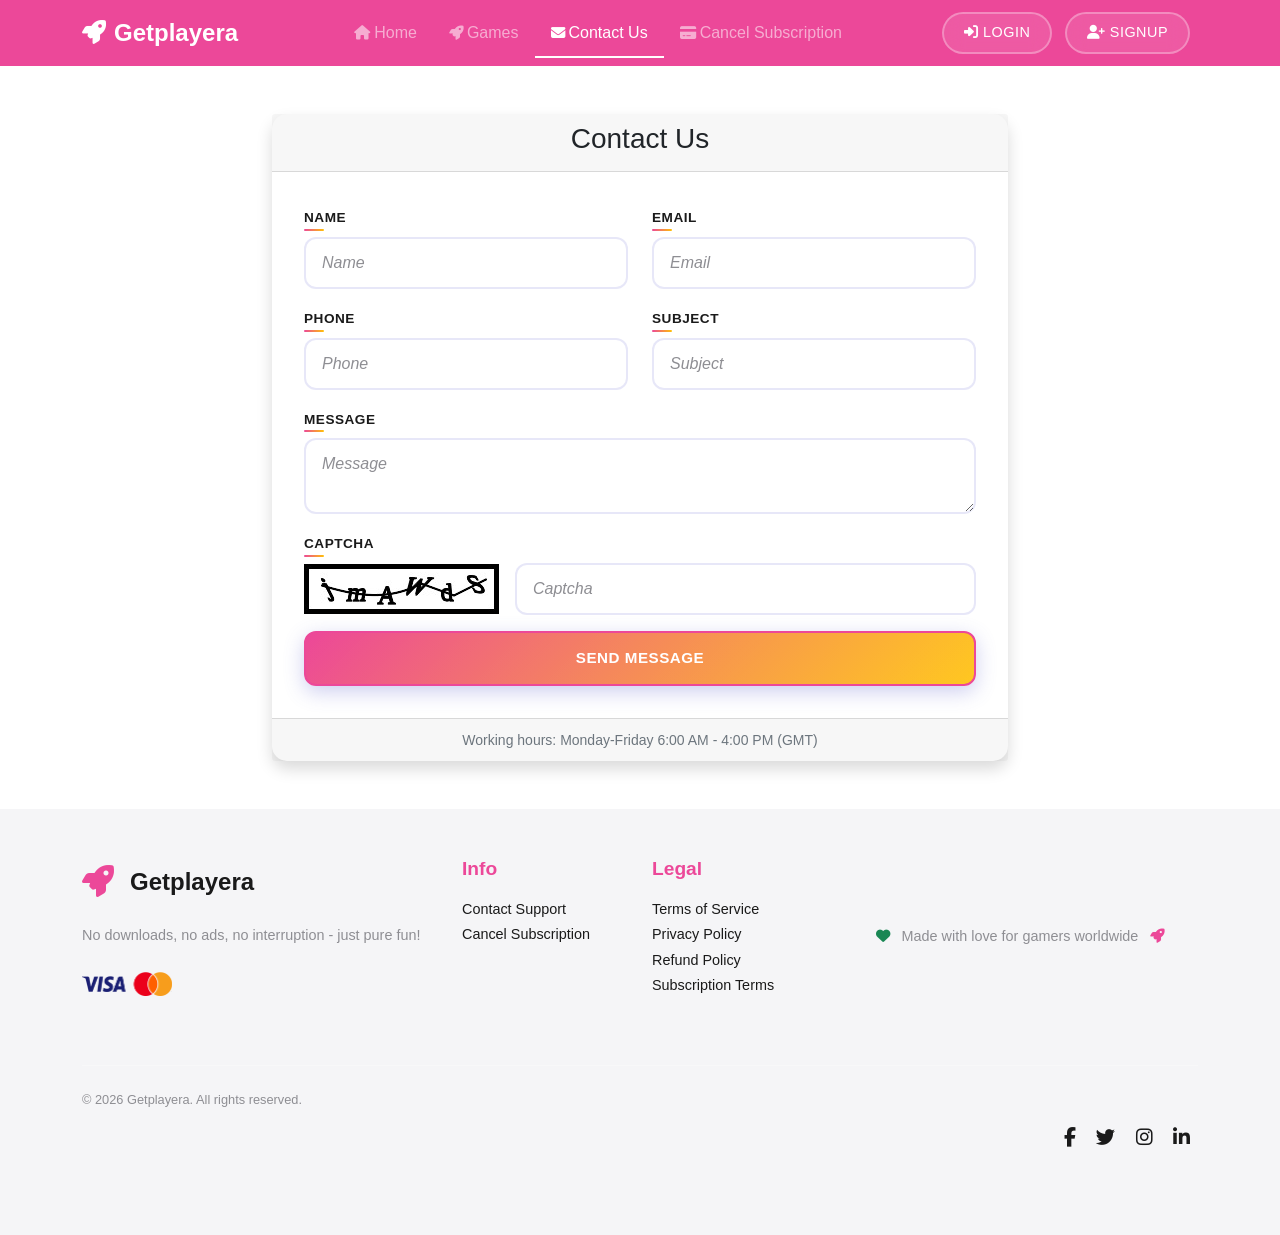
<file: contactus.html>
<!DOCTYPE html>
<html lang="en">
  <head>
    <meta charset="UTF-8" />
    <meta name="viewport" content="width=device-width, initial-scale=1.0" />
    <title>Contact Us</title>
    <link rel="icon" type="image/x-icon" href="./favicon.png" />
    <link
      href="./assets/css/bootstrap.min.css"
      rel="stylesheet"
      crossorigin="anonymous"
    />
    <link rel="stylesheet" href="./assets/css/style.css" />
    <link
      rel="stylesheet"
      href="https://cdnjs.cloudflare.com/ajax/libs/font-awesome/6.4.0/css/all.min.css"
    />
    <!-- Add styles for the popup -->
    <style>
      .center-popup-overlay {
        position: fixed;
        top: 0;
        left: 0;
        right: 0;
        bottom: 0;
        background: rgba(0, 0, 0, 0.6);
        backdrop-filter: blur(4px);
        display: flex;
        align-items: center;
        justify-content: center;
        z-index: 9999;
      }
      .center-popup-box {
        background: #ffffff;
        border-radius: 16px;
        box-shadow: 0 20px 60px rgba(0, 0, 0, 0.25),
          0 0 0 1px rgba(255, 255, 255, 0.1);
        padding: 0;
        text-align: center;
        min-width: 380px;
        max-width: 90vw;
        border: 1px solid #dee2e6;
        overflow: hidden;
      }
      .popup-header {
        background: linear-gradient(135deg, #198754 0%, #20c997 100%);
        color: white;
        padding: 24px 28px;
        border-bottom: 3px solid #157347;
        position: relative;
      }
      .popup-header::after {
        content: "";
        position: absolute;
        bottom: -3px;
        left: 0;
        right: 0;
        height: 2px;
        background: linear-gradient(
          90deg,
          rgba(255, 255, 255, 0.3),
          rgba(255, 255, 255, 0.1)
        );
      }
      .center-popup-box .popup-icon {
        font-size: 3.2rem;
        margin-bottom: 12px;
        text-shadow: 0 2px 8px rgba(0, 0, 0, 0.2);
        display: block;
      }
      .popup-title {
        font-size: 1.4rem;
        font-weight: 600;
        margin: 0;
        text-shadow: 0 1px 3px rgba(0, 0, 0, 0.15);
      }
      .popup-body {
        padding: 32px 28px;
        background: linear-gradient(135deg, #f8f9fa 0%, #ffffff 100%);
      }
      .center-popup-box .popup-message {
        font-size: 1.1rem;
        color: #495057;
        margin: 0;
        font-weight: 400;
        line-height: 1.5;
      }
      @media (max-width: 480px) {
        .center-popup-box {
          min-width: 280px;
          margin: 20px;
        }
        .popup-header {
          padding: 20px 24px;
        }
        .popup-body {
          padding: 24px 20px;
        }
        .center-popup-box .popup-icon {
          font-size: 2.5rem;
        }
        .popup-title {
          font-size: 1.2rem;
        }
        .center-popup-box .popup-message {
          font-size: 1rem;
        }
      }
    </style>
  </head>
  <body>
    <nav class="navbar navbar-expand-lg navbar-dark">
      <div class="container">
        <a class="navbar-brand" href="index.html">
          <i class="fas fa-rocket me-2"></i>Getplayera
        </a>

        <button
          class="navbar-toggler"
          type="button"
          data-bs-toggle="collapse"
          data-bs-target="#navbarNav"
          aria-controls="navbarNav"
          aria-expanded="false"
          aria-label="Toggle navigation"
        >
          <span class="navbar-toggler-icon"></span>
        </button>

        <div class="collapse navbar-collapse" id="navbarNav">
          <ul class="navbar-nav mx-auto">
            <li class="nav-item">
              <a class="nav-link" href="./index.html">
                <i class="fas fa-home me-1"></i>Home
              </a>
            </li>
            <li class="nav-item">
              <a class="nav-link" href="./games.html">
                <i class="fas fa-rocket me-1"></i>Games
              </a>
            </li>
            <li class="nav-item">
              <a class="nav-link active" href="./contactus.html">
                <i class="fas fa-envelope me-1"></i>Contact Us
              </a>
            </li>
            <li class="nav-item">
              <a class="nav-link" href="./cancel.html">
                <i class="fas fa-credit-card me-1"></i>Cancel Subscription
              </a>
            </li>
          </ul>

          <div class="d-flex">
            <!-- Login Button -->
            <div class="login-btn">
              <a class="btn btn-outline-light me-2" href="./login.html">
                <i class="fas fa-right-to-bracket"></i> Login
              </a>
              <a class="btn btn-outline-light me-2" href="./signup.html">
                <i class="fas fa-user-plus"></i> Signup
              </a>
            </div>
            <!-- logout block -->
            <div class="logout-btn d-none">
              <span class="user-id" id="user_id"></span>
              <a class="btn btn-outline-light me-2" href="/?delcookie=1">
                <i id="logout" class="fas fa-user-plus"></i> Logout
              </a>
            </div>
          </div>
        </div>
      </div>
    </nav>
    <div id="content">
      <div class="container py-5">
        <div class="row justify-content-center">
          <div class="col-md-8">
            <div class="card shadow">
              <div class="card-header text-center">
                <h3>Contact Us</h3>
              </div>
              <div class="card-body">
                <form method="post">
                  <input type="hidden" name="page" value="contactus" />
                  <div class="row mb-3">
                    <div class="col-md-6">
                      <label for="name" class="form-label">Name</label>
                      <input
                        type="text"
                        id="name"
                        class="form-control"
                        name="name"
                        placeholder="Name"
                        required
                      />
                    </div>
                    <div class="col-md-6">
                      <label for="email" class="form-label">Email</label>
                      <input
                        type="email"
                        id="email"
                        class="form-control"
                        name="email"
                        placeholder="Email"
                        required
                      />
                    </div>
                  </div>
                  <div class="row mb-3">
                    <div class="col-md-6">
                      <label for="phone" class="form-label">Phone</label>
                      <input
                        type="text"
                        id="phone"
                        class="form-control"
                        name="phone"
                        placeholder="Phone"
                        required
                      />
                    </div>
                    <div class="col-md-6">
                      <label for="subject" class="form-label">Subject</label>
                      <input
                        type="text"
                        id="subject"
                        class="form-control"
                        name="subject"
                        placeholder="Subject"
                        required
                      />
                    </div>
                  </div>
                  <div class="mb-3">
                    <label for="message" class="form-label">Message</label>
                    <textarea
                      name="message"
                      id="message"
                      class="form-control"
                      placeholder="Message"
                      required
                    ></textarea>
                  </div>
                  <div class="mb-3">
                    <label for="captcha" class="form-label">Captcha</label>
                    <div class="d-flex align-items-center">
                      <img
                        class="me-3"
                        src="[data-uri]
2Q==
"
                        width="195"
                        height="50"
                        style="width: 195px"
                      />
                      <input
                        type="text"
                        name="captcha"
                        id="captcha"
                        class="form-control"
                        placeholder="Captcha"
                        required
                        maxlength="6"
                        pattern="[A-Za-z0-9]{6}"
                      />
                    </div>
                  </div>
                  <div class="d-grid">
                    <button type="submit" class="btn btn-primary">
                      Send Message
                    </button>
                  </div>
                </form>
              </div>
              <div class="card-footer text-center">
                <small class="text-muted"
                  >Working hours: Monday-Friday 6:00 AM - 4:00 PM (GMT)</small
                >
              </div>
            </div>
          </div>
        </div>
      </div>
    </div>
    <footer class="playnetiq-footer text-white py-5">
      <div class="container">
        <div class="row">
          <!-- Brand Section -->
          <div class="col-lg-4 col-md-6 mb-4">
            <div class="footer-brand mb-3">
              <div class="d-flex align-items-center mb-3">
                <div class="footer-logo me-3">
                  <i class="fas fa-rocket"></i>
                </div>
                <h4 class="footer-brand-name mb-0">Getplayera</h4>
              </div>
              <p class="footer-tagline mb-4">
                No downloads, no ads, no interruption - just pure fun!
              </p>
              <div class="payment-methods">
                <img
                  style="max-width: 90px"
                  src="./assets/images/vmlogo.png"
                  alt=""
                />
              </div>
            </div>
          </div>

          <!-- Info Section -->
          <div class="col-lg-2 col-md-3 col-sm-6 mb-4">
            <h5 class="footer-section-title mb-3">Info</h5>
            <ul class="footer-links list-unstyled">
              <li>
                <a href="./contactus.html" class="footer-link"
                  >Contact Support</a
                >
              </li>
              <li>
                <a href="./cancel.html" class="footer-link"
                  >Cancel Subscription</a
                >
              </li>
            </ul>
          </div>

          <!-- Legal Section -->
          <div class="col-lg-2 col-md-3 col-sm-6 mb-4">
            <h5 class="footer-section-title mb-3">Legal</h5>
            <ul class="footer-links list-unstyled">
              <li>
                <a href="./terms.html" class="footer-link">Terms of Service</a>
              </li>
              <li>
                <a href="./privacy.html" class="footer-link">Privacy Policy</a>
              </li>
              <li>
                <a href="./refund.html" class="footer-link">Refund Policy</a>
              </li>
              <li>
                <a href="./subscription.html" class="footer-link"
                  >Subscription Terms</a
                >
              </li>
            </ul>
          </div>

          <!-- Love Message -->
          <div
            class="col-lg-4 col-md-12 mb-4 d-flex justify-content-center align-items-center"
          >
            <div class="footer-love-message text-end">
              <p class="mb-0">
                <i class="fas fa-heart text-success me-2"></i>
                Made with love for gamers worldwide
                <i class="fas fa-rocket ms-2 color-secondary"></i>
              </p>
            </div>
          </div>
        </div>

        <hr class="footer-divider my-4" />

        <!-- Bottom Section -->
        <div class="row align-items-center">
          <div class="col-md-6">
            <p class="footer-copyright mb-0" data-nosnippet>
              © 2026 Getplayera. All rights reserved.
            </p>
            <img
              style="max-width: 170px; opacity: 0.6"
              class="address-image"
              src="./assets/images/address.jpg"
              alt=""
            />
          </div>
          <div class="col-md-6 text-md-end d-flex justify-content-md-end">
            <div class="footer-social">
              <a href="#" class="social-link me-3"
                ><i class="fab fa-facebook-f"></i
              ></a>
              <a href="#" class="social-link me-3"
                ><i class="fab fa-twitter"></i
              ></a>
              <a href="#" class="social-link me-3"
                ><i class="fab fa-instagram"></i
              ></a>
              <a href="#" class="social-link"
                ><i class="fab fa-linkedin-in"></i
              ></a>
            </div>
          </div>
        </div>
      </div>
    </footer>

    <div class="center-popup-overlay d-none" id="centerPopupOverlay">
      <div class="center-popup-box" id="centerPopupBox">
        <div class="popup-header">
          <div class="popup-icon">
            <i class="fas fa-check-circle"></i>
          </div>
          <h4 class="popup-title">Message Sent Successfully!</h4>
        </div>
        <div class="popup-body">
          <div class="popup-message">
            Thank you for contacting us! We'll get back to you within 24 hours.
          </div>
        </div>
      </div>
    </div>

    <script src="./assets/js/bootstrap.min.js"></script>
    <script src="assets/js/main.js"></script>
    <!-- Add script to hide popup when clicking outside -->
    <script>
      document.addEventListener("DOMContentLoaded", function () {
        var overlay = document.getElementById("centerPopupOverlay");
        var box = document.getElementById("centerPopupBox");
        overlay.addEventListener("click", function (e) {
          if (e.target === overlay) {
            overlay.classList.add("d-none");
          }
        });
      });
    </script>
  </body>
</html>
</file>
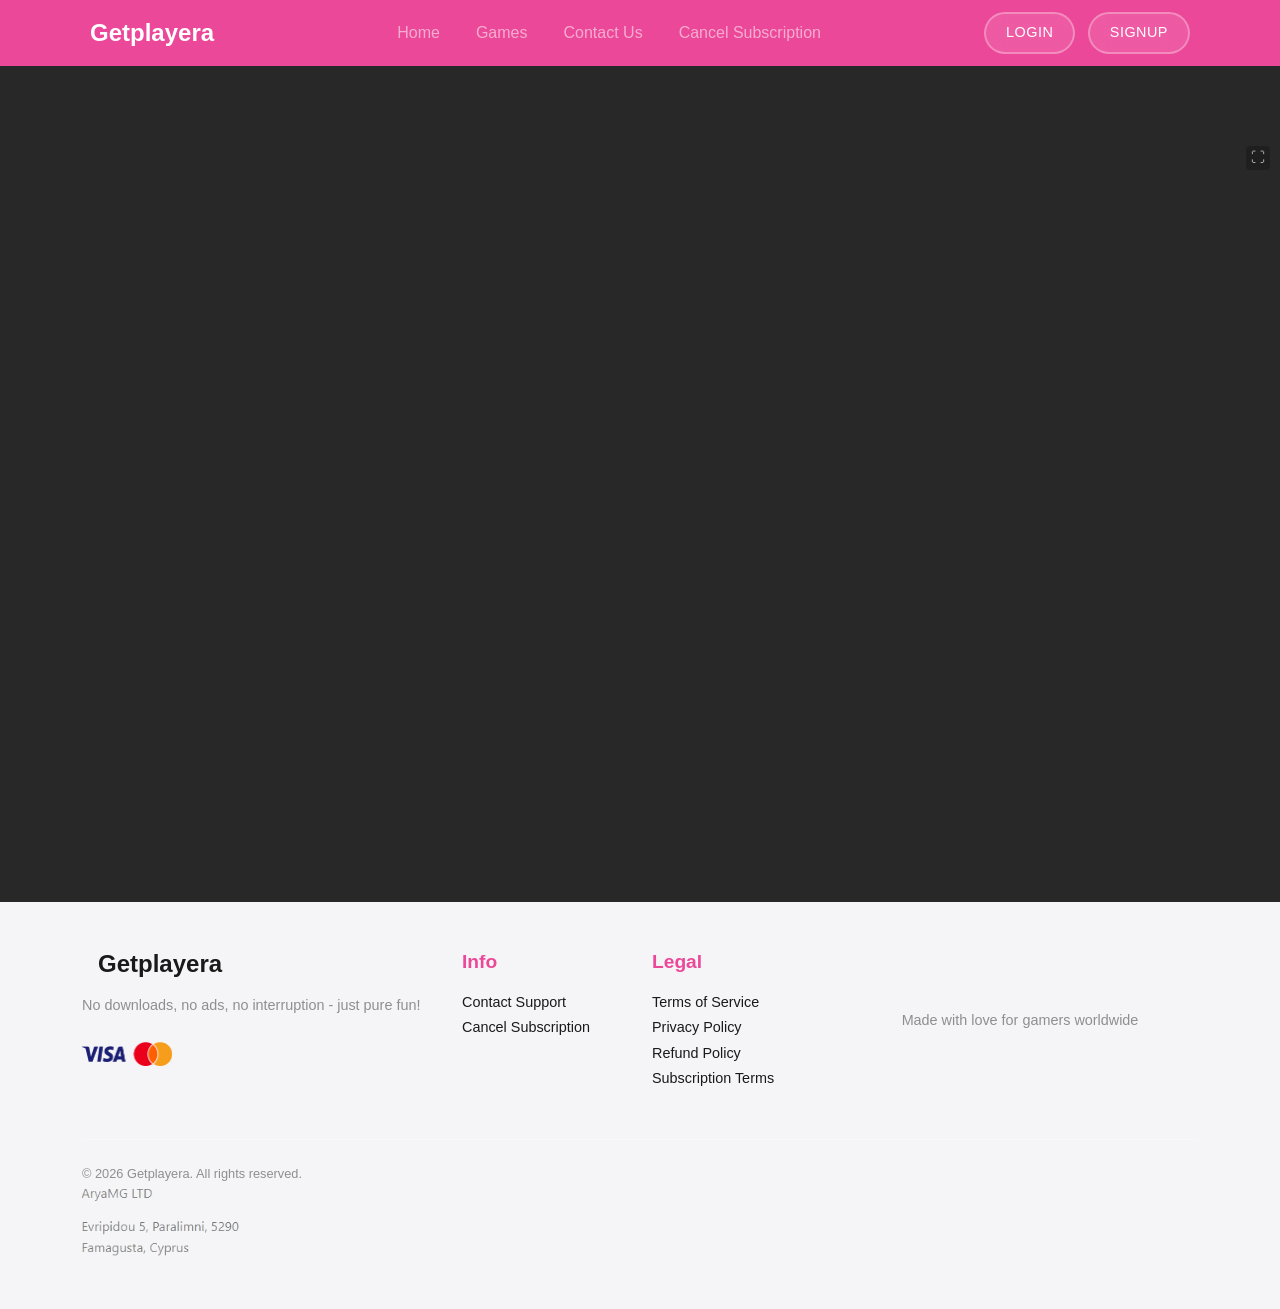
<file: game_play.html>
<html lang="en">
<head>
    <title>Getplayera</title>
<link rel="icon" type="image/x-icon" href="./favicon.png">
    <meta name="viewport" content="width=device-width, initial-scale=1">
    <meta charset="utf-8">
    <meta name="apple-mobile-web-app-capable" content="yes">
    <meta name="apple-mobile-web-app-status-bar-style" content="black">
    <!-- Google Tag Manager -->
    <script>(function (w, d, s, l, i) {
        w[l] = w[l] || [];
        w[l].push({
            'gtm.start':
                new Date().getTime(), event: 'gtm.js'
        });
        var f = d.getElementsByTagName(s)[0],
            j = d.createElement(s), dl = l != 'dataLayer' ? '&l=' + l : '';
        j.async = true;
        j.src =
            'https://www.googletagmanager.com/gtm.js?id=' + i + dl;
        f.parentNode.insertBefore(j, f);
    })(window, document, 'script', 'dataLayer', 'GTM-WVZPCLL');</script>
    <!-- End Google Tag Manager -->

    <meta name="keywords" content="games, car games, html5 games, new games, fun games, cool games, play games, best games,
       Skill games, Classic games,  quiz,  skill,  educational,  shooting,  casino,  bubble-shooter,  dress-up,  adventure,  time-management,  Mind games,  sports,  tower-defense,  racing,  animals,  strategy,  arcade,  platform,   board-and-card,  action, ">
    <script type="application/x-javascript"> addEventListener("load", function () {
        setTimeout(hideURLbar, 0);
    }, false);

    function hideURLbar() {
        window.scrollTo(0, 1);
    } </script>
    <link rel="icon" type="image/png" href="./favicon.png"/>
    <!-- css -->
    <link href="./assets/css/bootstrap.min.css" rel="stylesheet" type="text/css" media="all"/>
    <link href="./assets/css/style.css" rel="stylesheet" type="text/css" media="all"/>
    <!--// css -->
    <!-- font -->

    <!-- //font -->
    <script src="./assets/js/jquery.min.js"></script>
    <script src="./assets/js/bootstrap.min.js"></script>
</head>
<body style="background: #282828; color: #fff;">
<!-- Google Tag Manager (noscript) -->
<noscript>
    <iframe src="https://www.googletagmanager.com/ns.html?id=GTM-WVZPCLL"
            height="0" width="0" style="display:none;visibility:hidden"></iframe>
</noscript>
<!-- End Google Tag Manager (noscript) -->

<!-- banner -->
<style>
    #content {
        display: contents;
        color: #fff;
        text-align: center;
        position: relative;
    }

    .navbar {
        z-index: 100;
        box-shadow: none;
    }
    
    /* Game controls in top-right corner */
    .game-controls {
        position: absolute;
        top: 80px;
        right: 10px;
        z-index: 9999;
        display: flex;
        gap: 10px;
    }
    
    /* Styling for both buttons */
    #fs, #backBtn {
        background-color: rgba(0, 0, 0, 0.3);
        color: white;
        border: none;
        border-radius: 4px;
        padding: 8px 12px;
        font-size: 14px;
        cursor: pointer;
        transition: all 0.2s ease;
        text-decoration: none;
        display: flex;
        align-items: center;
        justify-content: center;
        width: 24px;
        height: 24px;
    }
    
    #fs:hover, #backBtn:hover {
        background-color: rgba(0, 0, 0, 0.8);
        transform: scale(1.05);
    }
    
    #fs.passive {
        opacity: 0.7;
    }
    
    /* Back button specific styling */
    #backBtn {
        font-size: 18px;
        font-weight: bold;
    }

    #game {
        position: relative;
        min-height: calc(100vh - 64px);
    }
</style>
    <nav class="navbar navbar-expand-lg navbar-dark">
      <div class="container">
        <a class="navbar-brand" href="index.html">
          <i class="fas fa-rocket me-2"></i>Getplayera
        </a>

        <button
          class="navbar-toggler"
          type="button"
          data-bs-toggle="collapse"
          data-bs-target="#navbarNav"
          aria-controls="navbarNav"
          aria-expanded="false"
          aria-label="Toggle navigation"
        >
          <span class="navbar-toggler-icon"></span>
        </button>

        <div class="collapse navbar-collapse" id="navbarNav">
          <ul class="navbar-nav mx-auto">
            <li class="nav-item">
              <a class="nav-link" href="./index.html">
                <i class="fas fa-home me-1"></i>Home
              </a>
            </li>
            <li class="nav-item">
              <a class="nav-link" href="./games.html">
                <i class="fas fa-rocket me-1"></i>Games
              </a>
            </li>
            <li class="nav-item">
              <a class="nav-link" href="./contactus.html">
                <i class="fas fa-envelope me-1"></i>Contact Us
              </a>
            </li>
            <li class="nav-item">
              <a class="nav-link" href="./cancel.html">
                <i class="fas fa-credit-card me-1"></i>Cancel Subscription
              </a>
            </li>
          </ul>

                    <div class="d-flex">
            <!-- Login Button -->
            <div class="login-btn">
              <a class="btn btn-outline-light me-2" href="./login.html">
                <i class="fas fa-right-to-bracket"></i> Login
              </a>
              <a class="btn btn-outline-light me-2" href="./signup.html">
                <i class="fas fa-user-plus"></i> Signup
              </a>
            </div>
            <!-- logout block -->
            <div class="logout-btn d-none">
              <span class="user-id" id="user_id"></span>
              <a class="btn btn-outline-light me-2" href="/?delcookie=1">
                <i id="logout" class="fas fa-user-plus"></i> Logout
              </a>
            </div>
          </div>
        </div>
      </div>
    </nav>
<div id="content">
<section id="game">
    <div class="game-controls">
        <a id="fs" class="passive" data-toggle-fullscreen="" href="#">⛶</a>
    </div>
    <iframe src="" id="gameiframe" width="100%" height="100%"
            frameborder="0" marginheight="0" marginwidth="0" scrolling="no" allow="fullscreen"
            style="border-style:none; overflow:hidden;"></iframe>
    <script>window.onload = function () {
        setTimeout(function () {
            document.getElementById('gameiframe').scrollIntoView();
        }, 500)
    };</script>
</section>
</div>
<footer class="playnetiq-footer text-white py-5">
      <div class="container">
        <div class="row">
          <!-- Brand Section -->
          <div class="col-lg-4 col-md-6 mb-4">
            <div class="footer-brand mb-3">
              <div class="d-flex align-items-center mb-3">
                <div class="footer-logo me-3">
                  <i class="fas fa-rocket"></i>
                </div>
                <h4 class="footer-brand-name mb-0">Getplayera</h4>
              </div>
              <p class="footer-tagline mb-4">
                No downloads, no ads, no interruption - just pure fun!
              </p>
              <div class="payment-methods">
                <img
                  style="max-width: 90px"
                  src="./assets/images/vmlogo.png"
                  alt=""
                />
              </div>
            </div>
          </div>

          <!-- Info Section -->
          <div class="col-lg-2 col-md-3 col-6 mb-4">
            <h5 class="footer-section-title mb-3">Info</h5>
            <ul class="footer-links list-unstyled">
              <li>
                <a href="./contactus.html" class="footer-link">Contact Support</a>
              </li>
              <li>
                <a href="./cancel.html" class="footer-link"
                  >Cancel Subscription</a
                >
              </li>
            </ul>
          </div>

          <!-- Legal Section -->
          <div class="col-lg-2 col-md-3 col-6 mb-4">
            <h5 class="footer-section-title mb-3">Legal</h5>
            <ul class="footer-links list-unstyled">
              <li>
                <a href="./terms.html" class="footer-link">Terms of Service</a>
              </li>
              <li>
                <a href="./privacy.html" class="footer-link">Privacy Policy</a>
              </li>
              <li>
                <a href="./refund.html" class="footer-link">Refund Policy</a>
              </li>
              <li>
                <a href="./subscription.html" class="footer-link"
                  >Subscription Terms</a
                >
              </li>
            </ul>
          </div>

          <!-- Love Message -->
          <div
            class="col-lg-4 col-md-12 col-12 mb-4 d-flex justify-content-center align-items-center"
          >
            <div class="footer-love-message text-end">
              <p class="mb-0">
                <i class="fas fa-heart text-success me-2"></i>
                Made with love for gamers worldwide
                <i class="fas fa-rocket ms-2 color-secondary"></i>
              </p>
            </div>
          </div>
        </div>

        <hr class="footer-divider my-4" />

        <!-- Bottom Section -->
        <div class="row align-items-center">
          <div class="col-md-6">
            <p class="footer-copyright mb-0" data-nosnippet>
              © 2026 Getplayera. All rights reserved.
            </p>
            <img
              style="max-width: 170px; opacity: 0.6"
              class="address-image"
              src="./assets/images/address.jpg"
              alt=""
            />
          </div>
          <div class="col-md-6 text-md-end d-flex justify-content-md-end">
            <div class="footer-social">
              <a href="#" class="social-link me-3"
                ><i class="fab fa-facebook-f"></i
              ></a>
              <a href="#" class="social-link me-3"
                ><i class="fab fa-twitter"></i
              ></a>
              <a href="#" class="social-link me-3"
                ><i class="fab fa-instagram"></i
              ></a>
              <a href="#" class="social-link"
                ><i class="fab fa-linkedin-in"></i
              ></a>
            </div>
          </div>
        </div>
      </div>
    </footer>
</body>
<script>$(document).ready(function () {
    let container = document.getElementById("game"), button = document.getElementById("fs");
    var fullscreen = !1;

    function makeFullScreen(e) {
        e.requestFullscreen ? e.requestFullscreen() : e.msRequestFullscreen ? e.msRequestFullscreen() : e.mozRequestFullScreen ? e.mozRequestFullScreen() : e.webkitRequestFullscreen ? e.webkitRequestFullscreen() : console.log("Fullscreen API is not supported")
    }

    $(button).on("click", function () {
        1 == fullscreen ? (document.exitFullscreen(), button.innerText = "⛶", $(button).addClass("passive"), fullscreen = !1) : (makeFullScreen(container), button.innerText = "x", $(button).removeClass("passive"), fullscreen = !0)
    });
});</script>
    <script src="./assets/js/bootstrap.min.js"></script>
    <script src="assets/js/main.js"></script>
    <script src="assets/js/particles.js"></script>
</html>
</file>
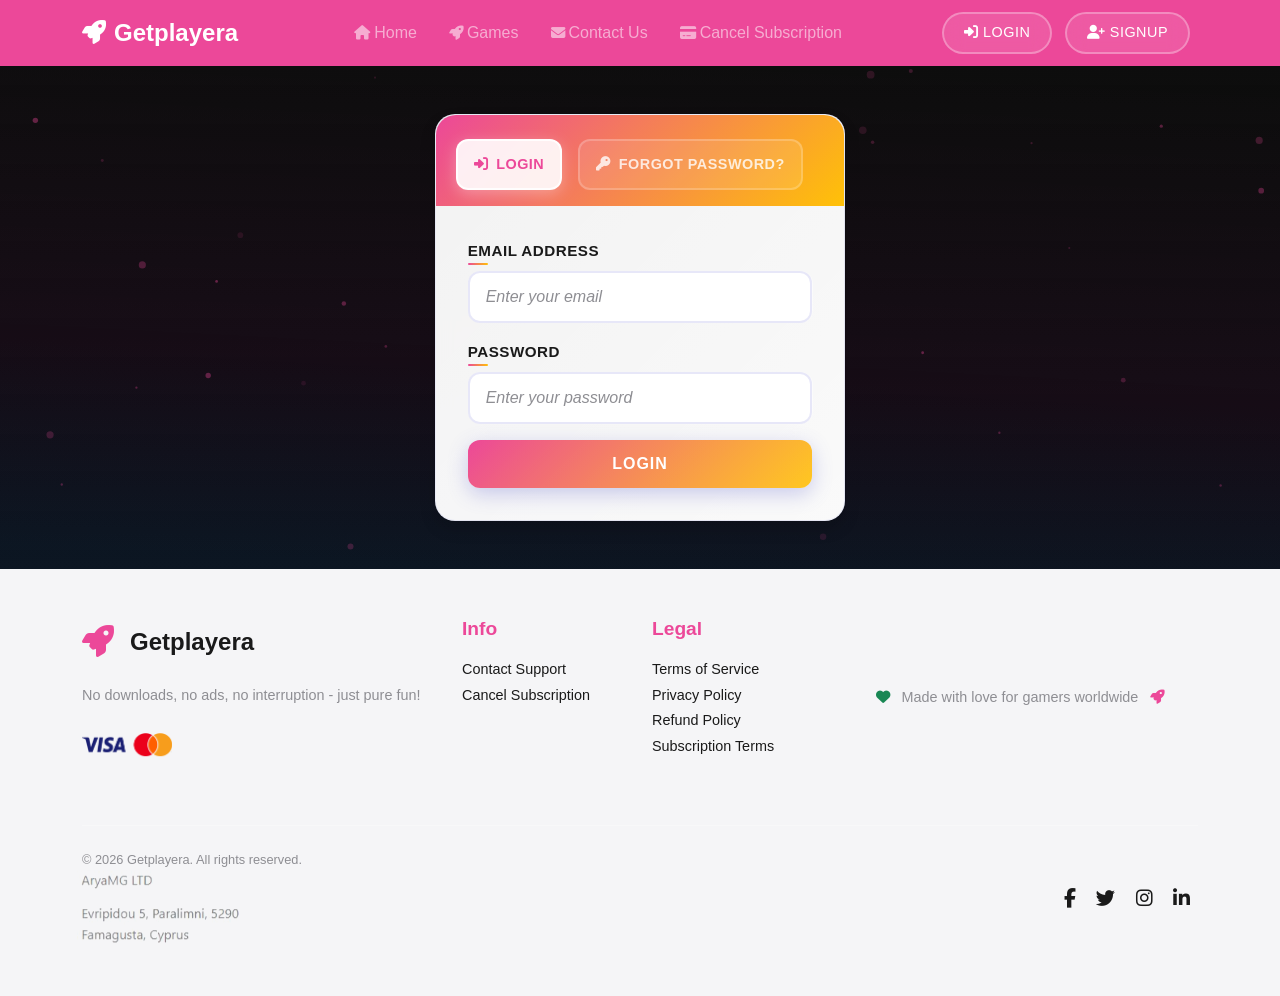
<file: login.html>
<!DOCTYPE html>
<html lang="en">
  <head>
    <meta charset="UTF-8" />
    <meta name="viewport" content="width=device-width, initial-scale=1.0" />
    <title>Authentication</title>
    <link rel="icon" type="image/x-icon" href="./favicon.png" />
    <link
      href="./assets/css/bootstrap.min.css"
      rel="stylesheet"
      crossorigin="anonymous"
    />
    <link rel="stylesheet" href="./assets/css/style.css" />
    <link
      rel="stylesheet"
      href="https://cdnjs.cloudflare.com/ajax/libs/font-awesome/6.4.0/css/all.min.css"
    />
  </head>
  <body>
    <nav class="navbar navbar-expand-lg navbar-dark">
      <div class="container">
        <a class="navbar-brand" href="index.html">
          <i class="fas fa-rocket me-2"></i>Getplayera
        </a>

        <button
          class="navbar-toggler"
          type="button"
          data-bs-toggle="collapse"
          data-bs-target="#navbarNav"
          aria-controls="navbarNav"
          aria-expanded="false"
          aria-label="Toggle navigation"
        >
          <span class="navbar-toggler-icon"></span>
        </button>

        <div class="collapse navbar-collapse" id="navbarNav">
          <ul class="navbar-nav mx-auto">
            <li class="nav-item">
              <a class="nav-link" href="./index.html">
                <i class="fas fa-home me-1"></i>Home
              </a>
            </li>
            <li class="nav-item">
              <a class="nav-link" href="./games.html">
                <i class="fas fa-rocket me-1"></i>Games
              </a>
            </li>
            <li class="nav-item">
              <a class="nav-link" href="./contactus.html">
                <i class="fas fa-envelope me-1"></i>Contact Us
              </a>
            </li>
            <li class="nav-item">
              <a class="nav-link" href="./cancel.html">
                <i class="fas fa-credit-card me-1"></i>Cancel Subscription
              </a>
            </li>
          </ul>

          <div class="d-flex">
            <!-- Login Button -->
            <div class="login-btn">
              <a class="btn btn-outline-light me-2" href="./login.html">
                <i class="fas fa-right-to-bracket"></i> Login
              </a>
              <a class="btn btn-outline-light me-2" href="./signup.html">
                <i class="fas fa-user-plus"></i> Signup
              </a>
            </div>
            <!-- logout block -->
            <div class="logout-btn d-none">
              <span class="user-id" id="user_id"></span>
              <a class="btn btn-outline-light me-2" href="/?delcookie=1">
                <i id="logout" class="fas fa-user-plus"></i> Logout
              </a>
            </div>
          </div>
        </div>
      </div>
    </nav>
    <div id="content">
      <div class="py-5 grey-section">
        <div class="row justify-content-center">
          <div class="col-md-4">
            <div class="card shadow login-form-container">
              <div class="card-header text-center">
                <ul
                  class="nav nav-tabs card-header-tabs gap-2"
                  id="authTabs"
                  role="tablist"
                >
                  <li class="nav-item">
                    <button
                      class="nav-link active"
                      id="login-tab"
                      data-bs-toggle="tab"
                      data-bs-target="#login"
                      type="button"
                      role="tab"
                      aria-controls="login"
                      aria-selected="true"
                    >
                      <i class="fas fa-sign-in-alt me-2"></i>Login
                    </button>
                  </li>
                  <li class="nav-item">
                    <button
                      class="nav-link"
                      id="forgot-tab"
                      data-bs-toggle="tab"
                      data-bs-target="#forgot"
                      type="button"
                      role="tab"
                      aria-controls="forgot"
                      aria-selected="false"
                    >
                      <i class="fas fa-key me-2"></i>Forgot Password?
                    </button>
                  </li>
                </ul>
              </div>
              <div class="card-body">
                <div class="tab-content" id="authTabsContent">
                  <!-- Login Form -->
                  <div
                    class="tab-pane fade show active"
                    id="login"
                    role="tabpanel"
                    aria-labelledby="login-tab"
                  >
                    <form method="post">
                      <input type="hidden" name="page" value="login" />
                      <div class="mb-3">
                        <label for="loginEmail" class="form-label"
                          >Email address</label
                        >
                        <input
                          type="email"
                          class="form-control"
                          id="loginEmail"
                          placeholder="Enter your email"
                          required
                        />
                      </div>
                      <div class="mb-3">
                        <label for="loginPassword" class="form-label"
                          >Password</label
                        >
                        <input
                          type="password"
                          class="form-control"
                          id="loginPassword"
                          placeholder="Enter your password"
                          required
                        />
                      </div>
                      <div class="d-grid">
                        <button type="submit" class="btn btn-primary">
                          Login
                        </button>
                      </div>
                    </form>
                  </div>
                  <!-- Forgot Password Form -->
                  <div
                    class="tab-pane fade"
                    id="forgot"
                    role="tabpanel"
                    aria-labelledby="forgot-tab"
                  >
                    <form method="post">
                      <input type="hidden" name="page" value="login" />
                      <div class="mb-3">
                        <label for="forgotEmail" class="form-label"
                          >Email address</label
                        >
                        <input
                          type="email"
                          class="form-control"
                          id="forgotEmail"
                          placeholder="Enter your email"
                          required
                        />
                      </div>
                      <div class="d-grid">
                        <button type="submit" class="btn btn-warning">
                          Reset Password
                        </button>
                      </div>
                    </form>
                  </div>
                </div>
              </div>
            </div>
          </div>
        </div>
      </div>
    </div>
    <footer class="playnetiq-footer text-white py-5">
      <div class="container">
        <div class="row">
          <!-- Brand Section -->
          <div class="col-lg-4 col-md-6 mb-4">
            <div class="footer-brand mb-3">
              <div class="d-flex align-items-center mb-3">
                <div class="footer-logo me-3">
                  <i class="fas fa-rocket"></i>
                </div>
                <h4 class="footer-brand-name mb-0">Getplayera</h4>
              </div>
              <p class="footer-tagline mb-4">
                No downloads, no ads, no interruption - just pure fun!
              </p>
              <div class="payment-methods">
                <img
                  style="max-width: 90px"
                  src="./assets/images/vmlogo.png"
                  alt=""
                />
              </div>
            </div>
          </div>

          <!-- Info Section -->
          <div class="col-lg-2 col-md-3 col-6 mb-4">
            <h5 class="footer-section-title mb-3">Info</h5>
            <ul class="footer-links list-unstyled">
              <li>
                <a href="./contactus.html" class="footer-link"
                  >Contact Support</a
                >
              </li>
              <li>
                <a href="./cancel.html" class="footer-link"
                  >Cancel Subscription</a
                >
              </li>
            </ul>
          </div>

          <!-- Legal Section -->
          <div class="col-lg-2 col-md-3 col-6 mb-4">
            <h5 class="footer-section-title mb-3">Legal</h5>
            <ul class="footer-links list-unstyled">
              <li>
                <a href="./terms.html" class="footer-link">Terms of Service</a>
              </li>
              <li>
                <a href="./privacy.html" class="footer-link">Privacy Policy</a>
              </li>
              <li>
                <a href="./refund.html" class="footer-link">Refund Policy</a>
              </li>
              <li>
                <a href="./subscription.html" class="footer-link"
                  >Subscription Terms</a
                >
              </li>
            </ul>
          </div>

          <!-- Love Message -->
          <div
            class="col-lg-4 col-md-12 col-12 mb-4 d-flex justify-content-center align-items-center"
          >
            <div class="footer-love-message text-end">
              <p class="mb-0">
                <i class="fas fa-heart text-success me-2"></i>
                Made with love for gamers worldwide
                <i class="fas fa-rocket ms-2 color-secondary"></i>
              </p>
            </div>
          </div>
        </div>

        <hr class="footer-divider my-4" />

        <!-- Bottom Section -->
        <div class="row align-items-center">
          <div class="col-md-6">
            <p class="footer-copyright mb-0" data-nosnippet>
              © 2026 Getplayera. All rights reserved.
            </p>
            <img
              style="max-width: 170px; opacity: 0.6"
              class="address-image"
              src="./assets/images/address.jpg"
              alt=""
            />
          </div>
          <div class="col-md-6 text-md-end d-flex justify-content-md-end">
            <div class="footer-social">
              <a href="#" class="social-link me-3"
                ><i class="fab fa-facebook-f"></i
              ></a>
              <a href="#" class="social-link me-3"
                ><i class="fab fa-twitter"></i
              ></a>
              <a href="#" class="social-link me-3"
                ><i class="fab fa-instagram"></i
              ></a>
              <a href="#" class="social-link"
                ><i class="fab fa-linkedin-in"></i
              ></a>
            </div>
          </div>
        </div>
      </div>
    </footer>
    <script src="./assets/js/bootstrap.min.js"></script>
    <script src="./assets/js/main.js"></script>
    <script src="./assets/js/particles.js"></script>
    <script>
      // Tab functionality for login and forgot password
      const authTabs = document.getElementById("authTabs");
      const tabButtons = authTabs.querySelectorAll('[data-bs-toggle="tab"]');

      function toggleFooter(e) {
        // Use event target if available, otherwise fallback to current active tab
        let activeTabId;
        if (e && e.target) {
          activeTabId = e.target.id;
        } else {
          const activeTab = document.querySelector(".nav-link.active");
          activeTabId = activeTab ? activeTab.id : "";
        }
        if (activeTabId === "signup-tab") {
          signupFooter.style.display = "";
        } else {
          signupFooter.style.display = "none";
        }
      }

      // Save active tab to localStorage
      function saveActiveTab(tabId) {
        localStorage.setItem("activeAuthTab", tabId);
      }

      // Get saved tab from localStorage
      function getSavedTab() {
        return localStorage.getItem("activeAuthTab");
      }

      // Load saved tab on page load
      function loadSavedTab() {
        const savedTab = getSavedTab();
        if (
          savedTab &&
          (savedTab === "login-tab" || savedTab === "forgot-tab")
        ) {
          const savedTabButton = document.getElementById(savedTab);
          if (savedTabButton) {
            // Remove active class from current tab
            document.querySelectorAll(".nav-link").forEach((tab) => {
              tab.classList.remove("active");
              tab.setAttribute("aria-selected", "false");
            });
            document.querySelectorAll(".tab-pane").forEach((pane) => {
              pane.classList.remove("show", "active");
            });

            // Activate saved tab
            savedTabButton.classList.add("active");
            savedTabButton.setAttribute("aria-selected", "true");

            const targetPane = document.querySelector(
              savedTabButton.getAttribute("data-bs-target")
            );
            if (targetPane) {
              targetPane.classList.add("show", "active");
            }
          }
        }
      }

      tabButtons.forEach((btn) => {
        btn.addEventListener("shown.bs.tab", (e) => {
          saveActiveTab(e.target.id);
        });
      });

      // Load saved tab on page load
      document.addEventListener("DOMContentLoaded", loadSavedTab);
    </script>
  </body>
</html>
</file>
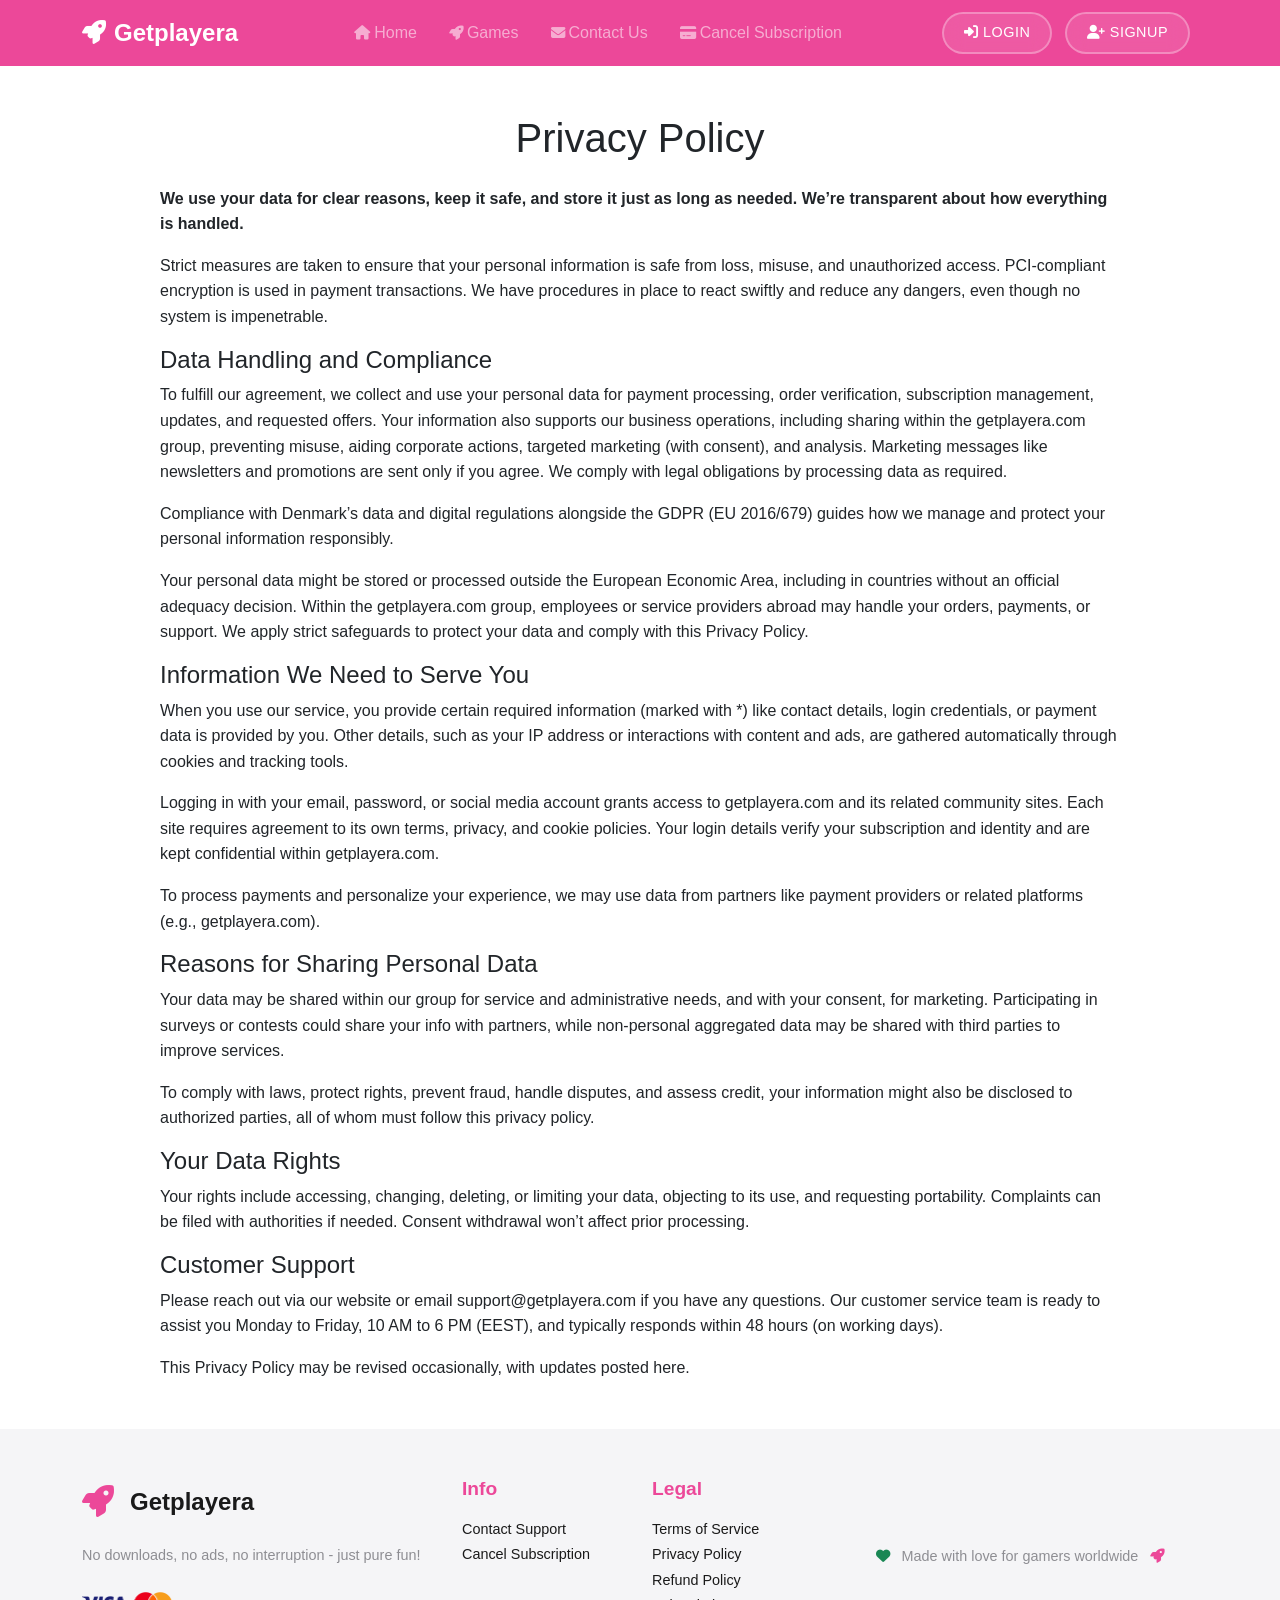
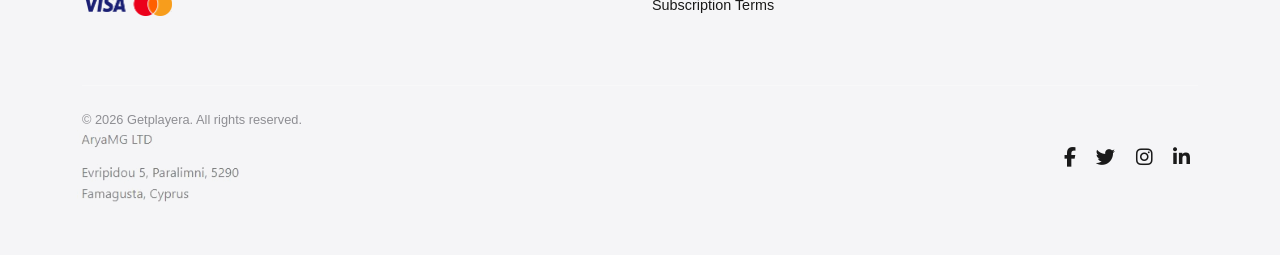
<file: privacy.html>
<!DOCTYPE html>
<html lang="en">
  <head>
    <meta charset="UTF-8" />
    <meta name="viewport" content="width=device-width, initial-scale=1.0" />
    <title>Privacy Policy</title>
    <link rel="icon" type="image/x-icon" href="./favicon.png" />
    <link
      href="./assets/css/bootstrap.min.css"
      rel="stylesheet"
      crossorigin="anonymous"
    />
    <link rel="stylesheet" href="./assets/css/style.css" />
    <link
      rel="stylesheet"
      href="https://cdnjs.cloudflare.com/ajax/libs/font-awesome/6.4.0/css/all.min.css"
    />
  </head>
  <body>
    <nav class="navbar navbar-expand-lg navbar-dark">
      <div class="container">
        <a class="navbar-brand" href="index.html">
          <i class="fas fa-rocket me-2"></i>Getplayera
        </a>

        <button
          class="navbar-toggler"
          type="button"
          data-bs-toggle="collapse"
          data-bs-target="#navbarNav"
          aria-controls="navbarNav"
          aria-expanded="false"
          aria-label="Toggle navigation"
        >
          <span class="navbar-toggler-icon"></span>
        </button>

        <div class="collapse navbar-collapse" id="navbarNav">
          <ul class="navbar-nav mx-auto">
            <li class="nav-item">
              <a class="nav-link" href="./index.html">
                <i class="fas fa-home me-1"></i>Home
              </a>
            </li>
            <li class="nav-item">
              <a class="nav-link" href="./games.html">
                <i class="fas fa-rocket me-1"></i>Games
              </a>
            </li>
            <li class="nav-item">
              <a class="nav-link" href="./contactus.html">
                <i class="fas fa-envelope me-1"></i>Contact Us
              </a>
            </li>
            <li class="nav-item">
              <a class="nav-link" href="./cancel.html">
                <i class="fas fa-credit-card me-1"></i>Cancel Subscription
              </a>
            </li>
          </ul>

          <div class="d-flex">
            <!-- Login Button -->
            <div class="login-btn">
              <a class="btn btn-outline-light me-2" href="./login.html">
                <i class="fas fa-right-to-bracket"></i> Login
              </a>
              <a class="btn btn-outline-light me-2" href="./signup.html">
                <i class="fas fa-user-plus"></i> Signup
              </a>
            </div>
            <!-- logout block -->
            <div class="logout-btn d-none">
              <span class="user-id" id="user_id"></span>
              <a class="btn btn-outline-light me-2" href="/?delcookie=1">
                <i id="logout" class="fas fa-user-plus"></i> Logout
              </a>
            </div>
          </div>
        </div>
      </div>
    </nav>
    <div id="content">
      <div class="container my-5">
        <h1 class="text-center mb-4">Privacy Policy</h1>
        <div class="content">
          <div class="terms">
            <article>
              <p>
                <b
                  >We use your data for clear reasons, keep it safe, and store
                  it just as long as needed. We’re transparent about how
                  everything is handled.</b
                >
              </p>
            </article>
            <article>
              <p>
                Strict measures are taken to ensure that your personal
                information is safe from loss, misuse, and unauthorized access.
                PCI-compliant encryption is used in payment transactions. We
                have procedures in place to react swiftly and reduce any
                dangers, even though no system is impenetrable.
              </p>
            </article>
            <article>
              <h4>Data Handling and Compliance</h4>
              <p>
                To fulfill our agreement, we collect and use your personal data
                for payment processing, order verification, subscription
                management, updates, and requested offers. Your information also
                supports our business operations, including sharing within the
                getplayera.com group, preventing misuse, aiding corporate
                actions, targeted marketing (with consent), and analysis.
                Marketing messages like newsletters and promotions are sent only
                if you agree. We comply with legal obligations by processing
                data as required.
              </p>
              <p>
                Compliance with Denmark’s data and digital regulations alongside
                the GDPR (EU 2016/679) guides how we manage and protect your
                personal information responsibly.
              </p>
              <p>
                Your personal data might be stored or processed outside the
                European Economic Area, including in countries without an
                official adequacy decision. Within the getplayera.com group,
                employees or service providers abroad may handle your orders,
                payments, or support. We apply strict safeguards to protect your
                data and comply with this Privacy Policy.
              </p>
            </article>
            <article>
              <h4>Information We Need to Serve You</h4>
              <p>
                When you use our service, you provide certain required
                information (marked with *) like contact details, login
                credentials, or payment data is provided by you. Other details,
                such as your IP address or interactions with content and ads,
                are gathered automatically through cookies and tracking tools.
              </p>
              <p>
                Logging in with your email, password, or social media account
                grants access to getplayera.com and its related community sites.
                Each site requires agreement to its own terms, privacy, and
                cookie policies. Your login details verify your subscription and
                identity and are kept confidential within getplayera.com.
              </p>
              <p>
                To process payments and personalize your experience, we may use
                data from partners like payment providers or related platforms
                (e.g., getplayera.com).
              </p>
            </article>
            <article>
              <h4>Reasons for Sharing Personal Data</h4>
              <p>
                Your data may be shared within our group for service and
                administrative needs, and with your consent, for marketing.
                Participating in surveys or contests could share your info with
                partners, while non-personal aggregated data may be shared with
                third parties to improve services.
              </p>
              <p>
                To comply with laws, protect rights, prevent fraud, handle
                disputes, and assess credit, your information might also be
                disclosed to authorized parties, all of whom must follow this
                privacy policy.
              </p>
            </article>
            <article>
              <h4>Your Data Rights</h4>
              <p>
                Your rights include accessing, changing, deleting, or limiting
                your data, objecting to its use, and requesting portability.
                Complaints can be filed with authorities if needed. Consent
                withdrawal won’t affect prior processing.
              </p>
            </article>
            <article>
              <h4>Customer Support</h4>
              <p>
                Please reach out via our website or email support@getplayera.com
                if you have any questions. Our customer service team is ready to
                assist you Monday to Friday, 10 AM to 6 PM (EEST), and typically
                responds within 48 hours (on working days).
              </p>
            </article>
            <article>
              <p>
                This Privacy Policy may be revised occasionally, with updates
                posted here.
              </p>
            </article>
          </div>
        </div>
      </div>
      <!-- terms content -->
    </div>
    <footer class="playnetiq-footer text-white py-5">
      <div class="container">
        <div class="row">
          <!-- Brand Section -->
          <div class="col-lg-4 col-md-6 mb-4">
            <div class="footer-brand mb-3">
              <div class="d-flex align-items-center mb-3">
                <div class="footer-logo me-3">
                  <i class="fas fa-rocket"></i>
                </div>
                <h4 class="footer-brand-name mb-0">Getplayera</h4>
              </div>
              <p class="footer-tagline mb-4">
                No downloads, no ads, no interruption - just pure fun!
              </p>
              <div class="payment-methods">
                <img
                  style="max-width: 90px"
                  src="./assets/images/vmlogo.png"
                  alt=""
                />
              </div>
            </div>
          </div>

          <!-- Info Section -->
          <div class="col-lg-2 col-md-3 col-6 mb-4">
            <h5 class="footer-section-title mb-3">Info</h5>
            <ul class="footer-links list-unstyled">
              <li>
                <a href="./contactus.html" class="footer-link"
                  >Contact Support</a
                >
              </li>
              <li>
                <a href="./cancel.html" class="footer-link"
                  >Cancel Subscription</a
                >
              </li>
            </ul>
          </div>

          <!-- Legal Section -->
          <div class="col-lg-2 col-md-3 col-6 mb-4">
            <h5 class="footer-section-title mb-3">Legal</h5>
            <ul class="footer-links list-unstyled">
              <li>
                <a href="./terms.html" class="footer-link">Terms of Service</a>
              </li>
              <li>
                <a href="./privacy.html" class="footer-link">Privacy Policy</a>
              </li>
              <li>
                <a href="./refund.html" class="footer-link">Refund Policy</a>
              </li>
               <li>
                <a href="./subscription.html" class="footer-link"
                  >Subscription Terms</a
                >
              </li>
            </ul>
          </div>

          <!-- Love Message -->
          <div
            class="col-lg-4 col-md-12 mb-4 d-flex justify-content-center align-items-center"
          >
            <div class="footer-love-message text-end">
              <p class="mb-0">
                <i class="fas fa-heart text-success me-2"></i>
                Made with love for gamers worldwide
                <i class="fas fa-rocket ms-2 color-secondary"></i>
              </p>
            </div>
          </div>
        </div>

        <hr class="footer-divider my-4" />

        <!-- Bottom Section -->
        <div class="row align-items-center">
          <div class="col-md-6">
            <p class="footer-copyright mb-0" data-nosnippet>
              © 2026 Getplayera. All rights reserved.
            </p>
            <img
              style="max-width: 170px; opacity: 0.6"
              class="address-image"
              src="./assets/images/address.jpg"
              alt=""
            />
          </div>
          <div class="col-md-6 text-md-end d-flex justify-content-md-end">
            <div class="footer-social">
              <a href="#" class="social-link me-3"
                ><i class="fab fa-facebook-f"></i
              ></a>
              <a href="#" class="social-link me-3"
                ><i class="fab fa-twitter"></i
              ></a>
              <a href="#" class="social-link me-3"
                ><i class="fab fa-instagram"></i
              ></a>
              <a href="#" class="social-link"
                ><i class="fab fa-linkedin-in"></i
              ></a>
            </div>
          </div>
        </div>
      </div>
    </footer>
    <script src="./assets/js/bootstrap.min.js"></script>
    <script src="./assets/js/main.js"></script>
  </body>
</html>
</file>
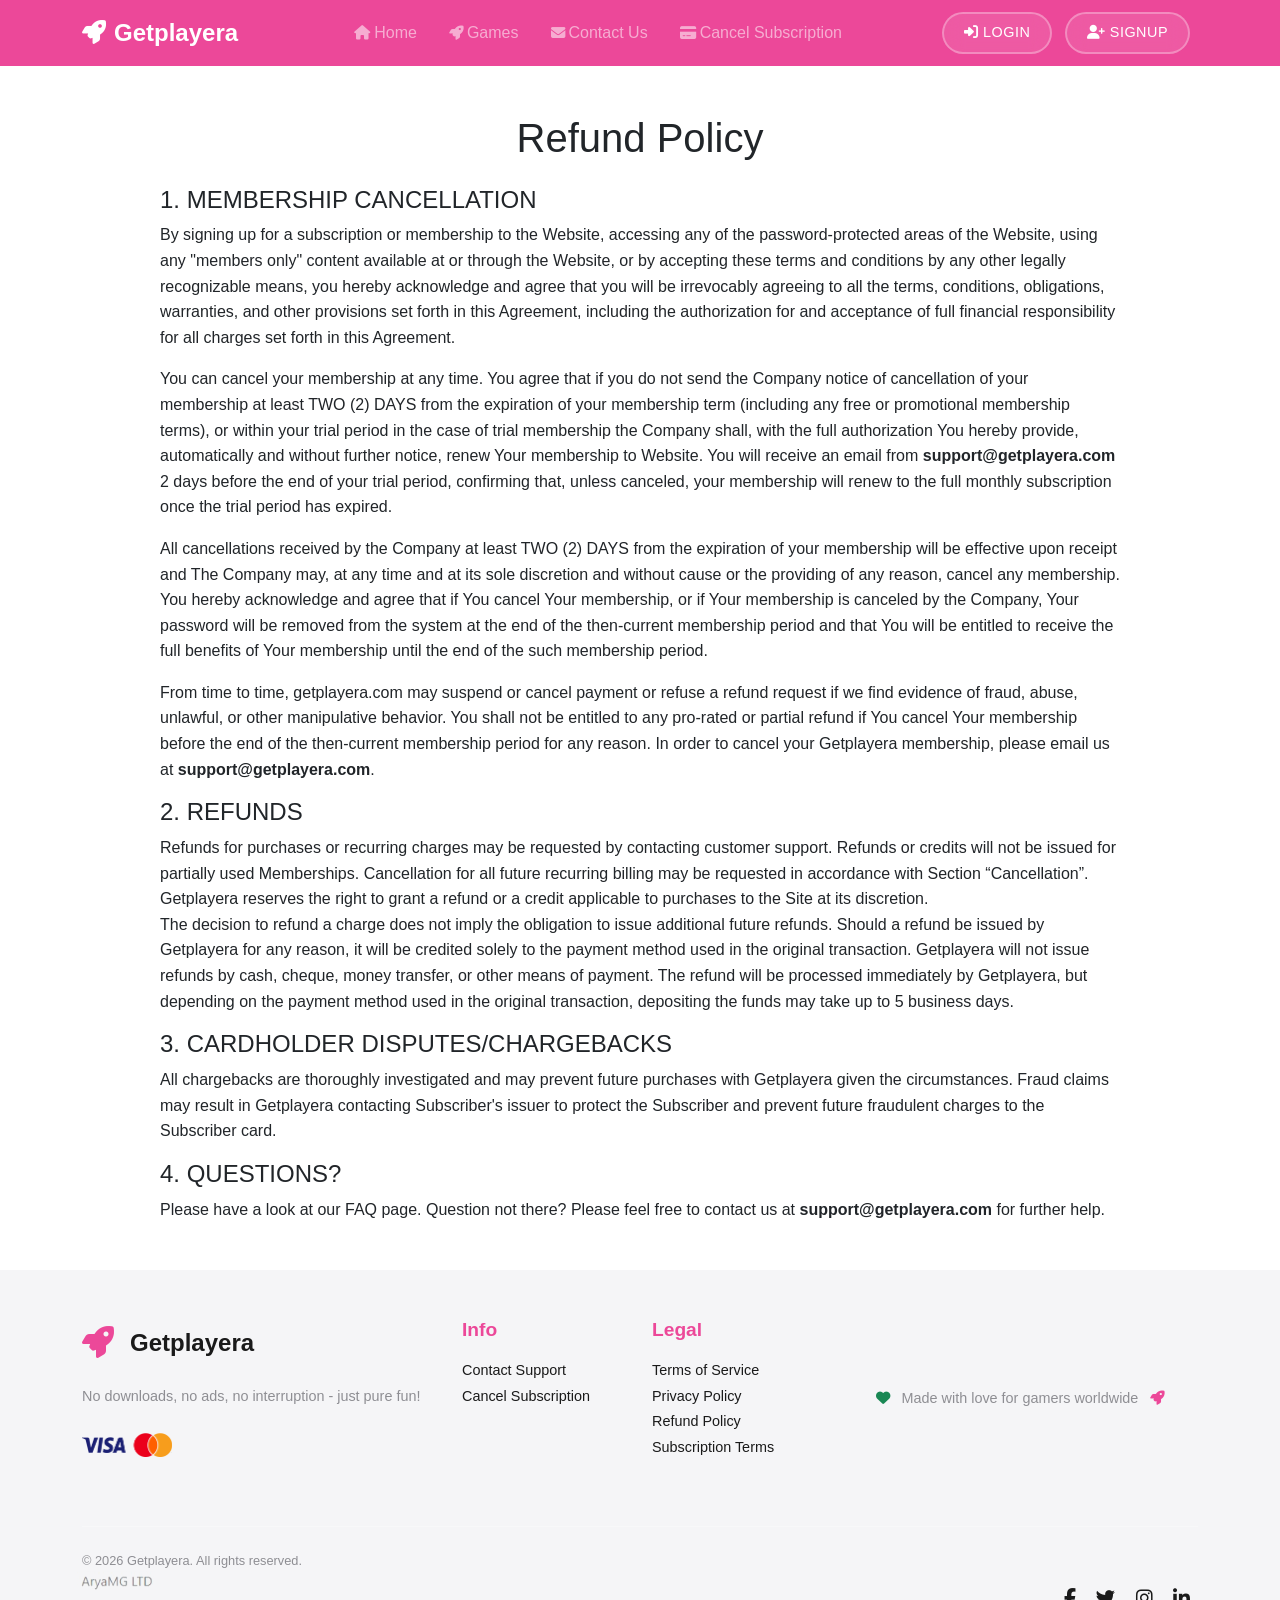
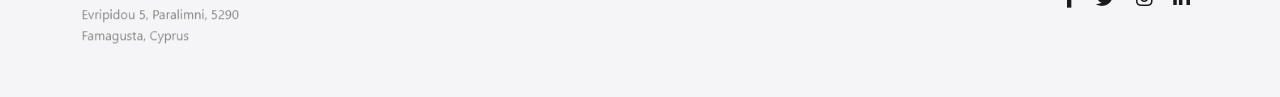
<file: refund.html>
<!DOCTYPE html>
<html lang="en">
  <head>
    <meta charset="UTF-8" />
    <meta name="viewport" content="width=device-width, initial-scale=1.0" />
    <title>Refund Policy</title>
    <link rel="icon" type="image/x-icon" href="./favicon.png" />
    <link
      href="./assets/css/bootstrap.min.css"
      rel="stylesheet"
      crossorigin="anonymous"
    />
    <link rel="stylesheet" href="./assets/css/style.css" />
    <link
      rel="stylesheet"
      href="https://cdnjs.cloudflare.com/ajax/libs/font-awesome/6.4.0/css/all.min.css"
    />
  </head>
  <body>
    <nav class="navbar navbar-expand-lg navbar-dark">
      <div class="container">
        <a class="navbar-brand" href="index.html">
          <i class="fas fa-rocket me-2"></i>Getplayera
        </a>

        <button
          class="navbar-toggler"
          type="button"
          data-bs-toggle="collapse"
          data-bs-target="#navbarNav"
          aria-controls="navbarNav"
          aria-expanded="false"
          aria-label="Toggle navigation"
        >
          <span class="navbar-toggler-icon"></span>
        </button>

        <div class="collapse navbar-collapse" id="navbarNav">
          <ul class="navbar-nav mx-auto">
            <li class="nav-item">
              <a class="nav-link" href="./index.html">
                <i class="fas fa-home me-1"></i>Home
              </a>
            </li>
            <li class="nav-item">
              <a class="nav-link" href="./games.html">
                <i class="fas fa-rocket me-1"></i>Games
              </a>
            </li>
            <li class="nav-item">
              <a class="nav-link" href="./contactus.html">
                <i class="fas fa-envelope me-1"></i>Contact Us
              </a>
            </li>
            <li class="nav-item">
              <a class="nav-link" href="./cancel.html">
                <i class="fas fa-credit-card me-1"></i>Cancel Subscription
              </a>
            </li>
          </ul>

          <div class="d-flex">
            <!-- Login Button -->
            <div class="login-btn">
              <a class="btn btn-outline-light me-2" href="./login.html">
                <i class="fas fa-right-to-bracket"></i> Login
              </a>
              <a class="btn btn-outline-light me-2" href="./signup.html">
                <i class="fas fa-user-plus"></i> Signup
              </a>
            </div>
            <!-- logout block -->
            <div class="logout-btn d-none">
              <span class="user-id" id="user_id"></span>
              <a class="btn btn-outline-light me-2" href="/?delcookie=1">
                <i id="logout" class="fas fa-user-plus"></i> Logout
              </a>
            </div>
          </div>
        </div>
      </div>
    </nav>
    <div id="content">
      <div class="container my-5">
        <h1 class="text-center mb-4">Refund Policy</h1>
        <div class="content">
          <div class="terms">
            <article>
              <h4>1.&nbsp;MEMBERSHIP CANCELLATION</h4>
              <p>
                By signing up for a subscription or membership to the Website,
                accessing any of the password-protected areas of the Website,
                using any "members only" content available at or through the
                Website, or by accepting these terms and conditions by any other
                legally recognizable means, you hereby acknowledge and agree
                that you will be irrevocably agreeing to all the terms,
                conditions, obligations, warranties, and other provisions set
                forth in this Agreement, including the authorization for and
                acceptance of full financial responsibility for all charges set
                forth in this Agreement.
              </p>

              <p>
                You can cancel your membership at any time. You agree that if
                you do not send the Company notice of cancellation of your
                membership at least TWO (2) DAYS from the expiration of your
                membership term (including any free or promotional membership
                terms), or within your trial period in the case of trial
                membership the Company shall, with the full authorization You
                hereby provide, automatically and without further notice, renew
                Your membership to Website. You will receive an email from
                <b>support@getplayera.com</b> 2 days before the end of your trial
                period, confirming that, unless canceled, your membership will
                renew to the full monthly subscription once the trial period has
                expired.
              </p>

              <p>
                All cancellations received by the Company at least TWO (2) DAYS
                from the expiration of your membership will be effective upon
                receipt and The Company may, at any time and at its sole
                discretion and without cause or the providing of any reason,
                cancel any membership. You hereby acknowledge and agree that if
                You cancel Your membership, or if Your membership is canceled by
                the Company, Your password will be removed from the system at
                the end of the then-current membership period and that You will
                be entitled to receive the full benefits of Your membership
                until the end of the such membership period.
              </p>

              <p>
                From time to time, getplayera.com may suspend or cancel payment
                or refuse a refund request if we find evidence of fraud, abuse,
                unlawful, or other manipulative behavior. You shall not be
                entitled to any pro-rated or partial refund if You cancel Your
                membership before the end of the then-current membership period
                for any reason. In order to cancel your Getplayera membership,
                please email us at <b>support@getplayera.com</b>.
              </p>
            </article>
            <article>
              <h4>2.&nbsp;REFUNDS</h4>
              <p>
                Refunds for purchases or recurring charges may be requested by
                contacting customer support. Refunds or credits will not be
                issued for partially used Memberships. Cancellation for all
                future recurring billing may be requested in accordance with
                Section “Cancellation”. Getplayera reserves the right to grant a
                refund or a credit applicable to purchases to the Site at its
                discretion.<br />

                The decision to refund a charge does not imply the obligation to
                issue additional future refunds. Should a refund be issued by
                Getplayera for any reason, it will be credited solely to the
                payment method used in the original transaction. Getplayera will
                not issue refunds by cash, cheque, money transfer, or other
                means of payment. The refund will be processed immediately by
                Getplayera, but depending on the payment method used in the
                original transaction, depositing the funds may take up to 5
                business days.
              </p>
            </article>
            <article>
              <h4>3.&nbsp;CARDHOLDER DISPUTES/CHARGEBACKS</h4>
              <p>
                All chargebacks are thoroughly investigated and may prevent
                future purchases with Getplayera given the circumstances. Fraud
                claims may result in Getplayera contacting Subscriber's issuer to
                protect the Subscriber and prevent future fraudulent charges to
                the Subscriber card.
              </p>
            </article>
            <article>
              <h4>4.&nbsp;QUESTIONS?</h4>
              <p>
                Please have a look at our FAQ page. Question not there? Please
                feel free to contact us at <b>support@getplayera.com</b> for
                further help.
              </p>
            </article>
          </div>
        </div>
      </div>
      <!-- terms content -->
    </div>
    <footer class="playnetiq-footer text-white py-5">
      <div class="container">
        <div class="row">
          <!-- Brand Section -->
          <div class="col-lg-4 col-md-6 mb-4">
            <div class="footer-brand mb-3">
              <div class="d-flex align-items-center mb-3">
                <div class="footer-logo me-3">
                  <i class="fas fa-rocket"></i>
                </div>
                <h4 class="footer-brand-name mb-0">Getplayera</h4>
              </div>
              <p class="footer-tagline mb-4">
                No downloads, no ads, no interruption - just pure fun!
              </p>
              <div class="payment-methods">
                <img
                  style="max-width: 90px"
                  src="./assets/images/vmlogo.png"
                  alt=""
                />
              </div>
            </div>
          </div>

          <!-- Info Section -->
          <div class="col-lg-2 col-md-3 col-sm-6 mb-4">
            <h5 class="footer-section-title mb-3">Info</h5>
            <ul class="footer-links list-unstyled">
              <li>
                <a href="./contactus.html" class="footer-link"
                  >Contact Support</a
                >
              </li>
              <li>
                <a href="./cancel.html" class="footer-link"
                  >Cancel Subscription</a
                >
              </li>
            </ul>
          </div>

          <!-- Legal Section -->
          <div class="col-lg-2 col-md-3 col-sm-6 mb-4">
            <h5 class="footer-section-title mb-3">Legal</h5>
            <ul class="footer-links list-unstyled">
              <li>
                <a href="./terms.html" class="footer-link">Terms of Service</a>
              </li>
              <li>
                <a href="./privacy.html" class="footer-link">Privacy Policy</a>
              </li>
              <li>
                <a href="./refund.html" class="footer-link">Refund Policy</a>
              </li>
              <li>
                <a href="./subscription.html" class="footer-link"
                  >Subscription Terms</a
                >
              </li>
            </ul>
          </div>

          <!-- Love Message -->
          <div
            class="col-lg-4 col-md-12 mb-4 d-flex justify-content-center align-items-center"
          >
            <div class="footer-love-message text-end">
              <p class="mb-0">
                <i class="fas fa-heart text-success me-2"></i>
                Made with love for gamers worldwide
                <i class="fas fa-rocket ms-2 color-secondary"></i>
              </p>
            </div>
          </div>
        </div>

        <hr class="footer-divider my-4" />

        <!-- Bottom Section -->
        <div class="row align-items-center">
          <div class="col-md-6">
            <p class="footer-copyright mb-0" data-nosnippet>
              © 2026 Getplayera. All rights reserved.
            </p>
            <img
              style="max-width: 170px; opacity: 0.6"
              class="address-image"
              src="./assets/images/address.jpg"
              alt=""
            />
          </div>
          <div class="col-md-6 text-md-end d-flex justify-content-md-end">
            <div class="footer-social">
              <a href="#" class="social-link me-3"
                ><i class="fab fa-facebook-f"></i
              ></a>
              <a href="#" class="social-link me-3"
                ><i class="fab fa-twitter"></i
              ></a>
              <a href="#" class="social-link me-3"
                ><i class="fab fa-instagram"></i
              ></a>
              <a href="#" class="social-link"
                ><i class="fab fa-linkedin-in"></i
              ></a>
            </div>
          </div>
        </div>
      </div>
    </footer>
    <script src="./assets/js/bootstrap.min.js"></script>
    <script src="assets/js/main.js"></script>
  </body>
</html>
</file>
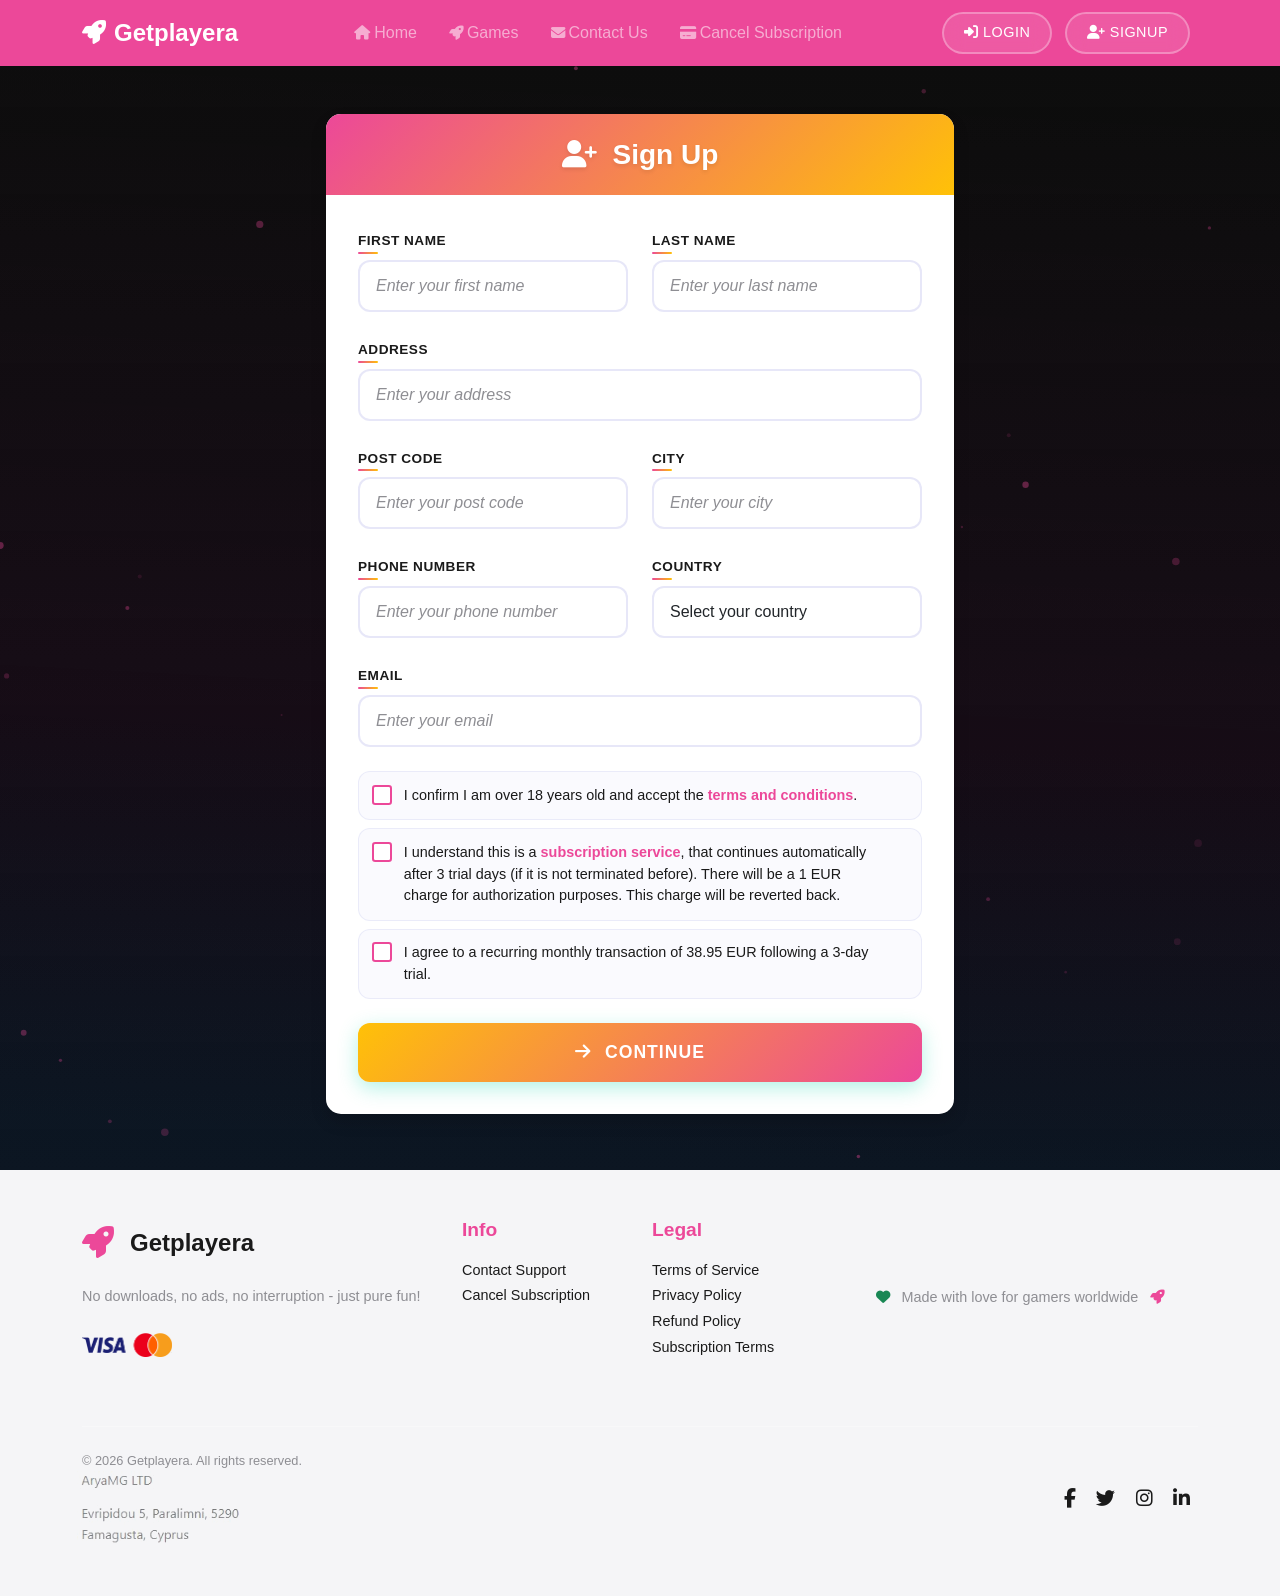
<file: signup.html>
<!DOCTYPE html>
<html lang="en">
  <head>
    <meta charset="UTF-8" />
    <meta name="viewport" content="width=device-width, initial-scale=1.0" />
    <title>Authentication</title>
    <link rel="icon" type="image/x-icon" href="./favicon.png" />
    <link
      href="./assets/css/bootstrap.min.css"
      rel="stylesheet"
      crossorigin="anonymous"
    />
    <link rel="stylesheet" href="./assets/css/style.css" />
    <link
      rel="stylesheet"
      href="https://cdnjs.cloudflare.com/ajax/libs/font-awesome/6.4.0/css/all.min.css"
    />
    <script src="./assets/js/jquery.min.js"></script>
  </head>
  <body>
    <nav class="navbar navbar-expand-lg navbar-dark">
      <div class="container">
        <a class="navbar-brand" href="index.html">
          <i class="fas fa-rocket me-2"></i>Getplayera
        </a>

        <button
          class="navbar-toggler"
          type="button"
          data-bs-toggle="collapse"
          data-bs-target="#navbarNav"
          aria-controls="navbarNav"
          aria-expanded="false"
          aria-label="Toggle navigation"
        >
          <span class="navbar-toggler-icon"></span>
        </button>

        <div class="collapse navbar-collapse" id="navbarNav">
          <ul class="navbar-nav mx-auto">
            <li class="nav-item">
              <a class="nav-link" href="./index.html">
                <i class="fas fa-home me-1"></i>Home
              </a>
            </li>
            <li class="nav-item">
              <a class="nav-link" href="./games.html">
                <i class="fas fa-rocket me-1"></i>Games
              </a>
            </li>
            <li class="nav-item">
              <a class="nav-link" href="./contactus.html">
                <i class="fas fa-envelope me-1"></i>Contact Us
              </a>
            </li>
            <li class="nav-item">
              <a class="nav-link" href="./cancel.html">
                <i class="fas fa-credit-card me-1"></i>Cancel Subscription
              </a>
            </li>
          </ul>

          <div class="d-flex">
            <!-- Login Button -->
            <div class="login-btn">
              <a class="btn btn-outline-light me-2" href="./login.html">
                <i class="fas fa-right-to-bracket"></i> Login
              </a>
              <a class="btn btn-outline-light me-2" href="./signup.html">
                <i class="fas fa-user-plus"></i> Signup
              </a>
            </div>
            <!-- logout block -->
            <div class="logout-btn d-none">
              <span class="user-id" id="user_id"></span>
              <a class="btn btn-outline-light me-2" href="/?delcookie=1">
                <i id="logout" class="fas fa-user-plus"></i> Logout
              </a>
            </div>
          </div>
        </div>
      </div>
    </nav>
    <div id="content">
      <div class="grey-section py-5 signup-form-container">
        <div class="row justify-content-center">
          <div class="col-md-6">
            <div class="card shadow .form-container">
              <div class="card-header text-center">
                <h4 class="mb-0">
                  <i class="fas fa-user-plus me-2"></i>
                  Sign Up
                </h4>
              </div>
              <div class="card-body">
                <form method="post" id="form">
                  <input type="hidden" name="page" id="page" value="signup" />
                  <div class="row mb-3">
                    <div class="col-md-6">
                      <label for="name" class="form-label">First Name</label>
                      <input
                        type="text"
                        class="form-control"
                        id="name"
                        name="name"
                        placeholder="Enter your first name"
                        required
                      />
                    </div>
                    <div class="col-md-6">
                      <label for="lname" class="form-label">Last Name</label>
                      <input
                        type="text"
                        class="form-control"
                        id="lname"
                        name="lname"
                        placeholder="Enter your last name"
                        required
                      />
                    </div>
                  </div>
                  <div class="row mb-3">
                    <div class="col-md-12">
                      <label for="address" class="form-label">Address</label>
                      <input
                        type="text"
                        class="form-control"
                        id="address"
                        name="address"
                        placeholder="Enter your address"
                        required
                      />
                    </div>
                  </div>
                  <div class="row mb-3">
                    <div class="col-md-6">
                      <label for="code" class="form-label">Post Code</label>
                      <input
                        type="text"
                        class="form-control"
                        id="code"
                        name="post_code"
                        placeholder="Enter your post code"
                        required
                      />
                    </div>
                    <div class="col-md-6">
                      <label for="city" class="form-label">City</label>
                      <input
                        type="text"
                        class="form-control"
                        id="city"
                        name="city"
                        placeholder="Enter your city"
                        required
                      />
                    </div>
                  </div>
                  <div class="row mb-3">
                    <div class="col-md-6">
                      <label for="phone" class="form-label">Phone Number</label>
                      <input
                        type="text"
                        class="form-control"
                        id="phone"
                        name="phone"
                        placeholder="Enter your phone number"
                        required
                      />
                    </div>
                    <div class="col-md-6">
                      <label for="country" class="form-label">Country</label>
                      <select
                        class="form-select"
                        id="country"
                        name="country"
                        required
                      >
                        <option value="" disabled selected>
                          Select your country
                        </option>
                        <option value="1">Andorra</option>
                        <option value="2">United Arab Emirates</option>
                        <option value="3">Afghanistan</option>
                        <option value="4">Antigua and Barbuda</option>
                        <option value="5">Anguilla</option>
                        <option value="6">Albania</option>
                        <option value="7">Armenia</option>
                        <option value="8">Angola</option>
                        <option value="9">Non-spec Asia Pas Location</option>
                        <option value="10">Antarctica</option>
                        <option value="11">Argentina</option>
                        <option value="12">Samoa (American)</option>
                        <option value="13">Austria</option>
                        <option value="14">Australia</option>
                        <option value="15">Aruba</option>
                        <option value="16">Aland Islands</option>
                        <option value="17">Azerbaijan</option>
                        <option value="18">Bosnia and Herzegowina</option>
                        <option value="19">Barbados</option>
                        <option value="20">Bangladesh</option>
                        <option value="21">Belgium</option>
                        <option value="22">Burkina Faso</option>
                        <option value="23">Bulgaria</option>
                        <option value="24">Bahrain</option>
                        <option value="25">Burundi</option>
                        <option value="26">Benin</option>
                        <option value="27">Bermuda</option>
                        <option value="28">Brunei Darussalam</option>
                        <option value="29">Bolivia</option>
                        <option value="30">
                          Bonaire; Sint Eustatius; Saba
                        </option>
                        <option value="31">Brazil</option>
                        <option value="32">Bahamas</option>
                        <option value="33">Bhutan</option>
                        <option value="34">Botswana</option>
                        <option value="35">Belarus</option>
                        <option value="36">Belize</option>
                        <option value="37">Canada</option>
                        <option value="38">Congo</option>
                        <option value="39">Central African Republic</option>
                        <option value="40">Congo</option>
                        <option value="41">Switzerland</option>
                        <option value="42">Ivory coast</option>
                        <option value="43">Cook Islands</option>
                        <option value="44">Chile</option>
                        <option value="45">Cameroon</option>
                        <option value="46">China</option>
                        <option value="47">Colombia</option>
                        <option value="48">Costa Rica</option>
                        <option value="49">Cuba</option>
                        <option value="50">Cape Verde</option>
                        <option value="51">Curacao</option>
                        <option value="52">Cyprus</option>
                        <option value="53">Czech Republic</option>
                        <option value="54">Germany</option>
                        <option value="55">Djibouti</option>
                        <option value="56">Denmark</option>
                        <option value="57">Dominica</option>
                        <option value="58">Dominican Republic</option>
                        <option value="59">Algeria</option>
                        <option value="60">Ecuador</option>
                        <option value="61">Estonia</option>
                        <option value="62">Egypt</option>
                        <option value="63">Eritrea</option>
                        <option value="64">Spain</option>
                        <option value="65">Ethiopia</option>
                        <option value="66">Finland</option>
                        <option value="67">Fiji</option>
                        <option value="68">Falkland Islands (MALVINAS)</option>
                        <option value="69">Micronesia</option>
                        <option value="70">Faroe Islands</option>
                        <option value="71">France</option>
                        <option value="72">Gabon</option>
                        <option value="73">United Kingdom</option>
                        <option value="74">Grenada</option>
                        <option value="75">Georgia</option>
                        <option value="76">French Guiana</option>
                        <option value="77">Guernsey</option>
                        <option value="78">Ghana</option>
                        <option value="79">Gibraltar</option>
                        <option value="80">Greenland</option>
                        <option value="81">Gambia</option>
                        <option value="82">Guinea</option>
                        <option value="83">Guadeloupe</option>
                        <option value="84">Equatorial Guinea</option>
                        <option value="85">Greece</option>
                        <option value="86">Guatemala</option>
                        <option value="87">Guam</option>
                        <option value="88">Guinea-bissau</option>
                        <option value="89">Guyana</option>
                        <option value="90">Hong Kong</option>
                        <option value="91">Honduras</option>
                        <option value="92">Croatia</option>
                        <option value="93">Haiti</option>
                        <option value="94">Hungary</option>
                        <option value="95">Indonesia</option>
                        <option value="96">Ireland</option>
                        <option value="97">Israel</option>
                        <option value="98">Isle of Man</option>
                        <option value="99">India</option>
                        <option value="100">
                          British Indian Ocean Territory
                        </option>
                        <option value="101">Iraq</option>
                        <option value="102">Iran</option>
                        <option value="103">Iceland</option>
                        <option value="104">Italy</option>
                        <option value="105">Jersey</option>
                        <option value="106">Jamaica</option>
                        <option value="107">Jordan</option>
                        <option value="108">Japan</option>
                        <option value="109">Kenya</option>
                        <option value="110">Kyrgyzstan</option>
                        <option value="111">Cambodia</option>
                        <option value="112">Kiribati</option>
                        <option value="113">Comoros</option>
                        <option value="114">Saint Kitts and Nevis</option>
                        <option value="115">
                          Korea Democratic People's Republic of
                        </option>
                        <option value="116">Korea Republic of</option>
                        <option value="117">Kuwait</option>
                        <option value="118">Cayman Islands</option>
                        <option value="119">Kazakhstan</option>
                        <option value="120">Lao</option>
                        <option value="121">Lebanon</option>
                        <option value="122">Saint Lucia</option>
                        <option value="123">Liechtenstein</option>
                        <option value="124">Sri Lanka</option>
                        <option value="125">Liberia</option>
                        <option value="126">Lesotho</option>
                        <option value="127">Lithuania</option>
                        <option value="128">Luxembourg</option>
                        <option value="129">Latvia</option>
                        <option value="130">Libya</option>
                        <option value="131">Morocco</option>
                        <option value="132">Monaco</option>
                        <option value="133">Moldova</option>
                        <option value="134">Montenegro</option>
                        <option value="135">Saint Martin</option>
                        <option value="136">Madagascar</option>
                        <option value="137">Marshall Islands</option>
                        <option value="138">Macedonia</option>
                        <option value="139">Mali</option>
                        <option value="140">Myanmar</option>
                        <option value="141">Mongolia</option>
                        <option value="142">Macau</option>
                        <option value="143">Northern Mariana Islands</option>
                        <option value="144">Martinique</option>
                        <option value="145">Mauritania</option>
                        <option value="146">Montserrat</option>
                        <option value="147">Malta</option>
                        <option value="148">Mauritius</option>
                        <option value="149">Maldives</option>
                        <option value="150">Malawi</option>
                        <option value="151">Mexico</option>
                        <option value="152">Malaysia</option>
                        <option value="153">Mozambique</option>
                        <option value="154">Namibia</option>
                        <option value="155">New Caledonia</option>
                        <option value="156">Niger</option>
                        <option value="157">Norfolk Island</option>
                        <option value="158">Nigeria</option>
                        <option value="159">Nicaragua</option>
                        <option value="160">Netherlands</option>
                        <option value="161">Norway</option>
                        <option value="162">Nepal</option>
                        <option value="163">Nauru</option>
                        <option value="164">Niue</option>
                        <option value="165">New Zealand</option>
                        <option value="166">Oman</option>
                        <option value="167">Panama</option>
                        <option value="168">Peru</option>
                        <option value="169">French Polynesia</option>
                        <option value="170">Papua New Guinea</option>
                        <option value="171">Philippines</option>
                        <option value="172">Pakistan</option>
                        <option value="173">Poland</option>
                        <option value="174">St. Pierre and Miquelon</option>
                        <option value="175">Puerto Rico</option>
                        <option value="176">Palestinian Territory</option>
                        <option value="177">Portugal</option>
                        <option value="178">Palau</option>
                        <option value="179">Paraguay</option>
                        <option value="180">Qatar</option>
                        <option value="181">Reunion</option>
                        <option value="182">Romania</option>
                        <option value="183">Serbia</option>
                        <option value="184">Russia</option>
                        <option value="185">Rwanda</option>
                        <option value="186">Saudi Arabia</option>
                        <option value="187">Solomon Islands</option>
                        <option value="188">Seychelles</option>
                        <option value="189">Sudan</option>
                        <option value="190">Sweden</option>
                        <option value="191">Singapore</option>
                        <option value="192">Slovenia</option>
                        <option value="193">Slovakia</option>
                        <option value="194">Sierra Leone</option>
                        <option value="195">San Marino</option>
                        <option value="196">Senegal</option>
                        <option value="197">Somalia</option>
                        <option value="198">Suriname</option>
                        <option value="199">South Sudan</option>
                        <option value="200">Sao Tome and Principe</option>
                        <option value="201">El Salvador</option>
                        <option value="202">Sint Maarten</option>
                        <option value="203">Syria</option>
                        <option value="204">Swaziland</option>
                        <option value="205">Turks and Caicos Islands</option>
                        <option value="206">Chad</option>
                        <option value="207">Togo</option>
                        <option value="208">Thailand</option>
                        <option value="209">Tajikistan</option>
                        <option value="210">Tokelau</option>
                        <option value="211">Timor-leste</option>
                        <option value="212">Turkmenistan</option>
                        <option value="213">Tunisia</option>
                        <option value="214">Tonga</option>
                        <option value="215">Turkey</option>
                        <option value="216">Trinidad and Tobago</option>
                        <option value="217">Tuvalu</option>
                        <option value="218">
                          Taiwan; Republic of China (ROC)
                        </option>
                        <option value="219">Tanzania</option>
                        <option value="220">Ukraine</option>
                        <option value="221">Uganda</option>
                        <option value="222">United States</option>
                        <option value="223">Uruguay</option>
                        <option value="224">Uzbekistan</option>
                        <option value="225">
                          Holy See (VATICAN City State)
                        </option>
                        <option value="226">
                          Saint Vincent and The Grenadines
                        </option>
                        <option value="227">Venezuela</option>
                        <option value="228">Virgin Islands (BRITISH)</option>
                        <option value="229">Virgin Islands (U.S.)</option>
                        <option value="230">Viet Nam</option>
                        <option value="231">Vanuatu</option>
                        <option value="232">Wallis and Futuna Islands</option>
                        <option value="233">Samoa (Western)</option>
                        <option value="234">Yemen</option>
                        <option value="235">Mayotte</option>
                        <option value="236">South Africa</option>
                        <option value="237">Zambia</option>
                        <option value="238">Zimbabwe</option>
                      </select>
                    </div>
                  </div>
                  <div class="row mb-3">
                    <div class="col-md-12">
                      <label for="signupEmail" class="form-label">Email</label>
                      <input
                        type="email"
                        class="form-control"
                        id="signupEmail"
                        name="Email"
                        placeholder="Enter your email"
                        required
                      />
                    </div>
                  </div>
                  <div class="mb-3">
                    <div class="form-check mb-2">
                      <input
                        class="form-check-input"
                        type="checkbox"
                        id="checkBox1"
                        required
                      />
                      <label class="form-check-label" for="checkBox1">
                        I confirm I am over 18 years old and accept the
                        <a href="./terms.html">terms and conditions</a>.
                      </label>
                    </div>
                    <div class="form-check mb-2">
                      <input
                        class="form-check-input"
                        type="checkbox"
                        id="checkBox2"
                        required
                      />
                      <label class="form-check-label" for="checkBox2">
                        I understand this is a
                        <a href="./subscription.html">subscription service</a>,
                        that continues automatically after 3 trial days (if it
                        is not terminated before). There will be a 1 EUR charge
                        for authorization purposes. This charge will be reverted
                        back.
                      </label>
                    </div>
                    <div class="form-check mb-2">
                      <input
                        class="form-check-input"
                        type="checkbox"
                        id="checkBox3"
                        required
                      />
                      <label class="form-check-label" for="checkBox3">
                        I agree to a recurring monthly transaction of 38.95 EUR
                        following a 3-day trial.
                      </label>
                    </div>
                  </div>
                  <div class="mb-3">
                    <!-- captcha holder -->
                  </div>
                  <div
                    class="row"
                    style="text-align: center; color: red; display: block"
                    id="errorPlaceHolder"
                    style="color: red; padding-bottom: 5px"
                  ></div>
                  <div class="d-grid">
                    <button
                      type="submit"
                      class="btn btn-success signup-submit-btn"
                    >
                      <i class="fas fa-arrow-right me-2"></i>
                      Continue
                    </button>
                  </div>
                </form>
              </div>
            </div>
          </div>
        </div>
      </div>
    </div>
    <footer class="playnetiq-footer text-white py-5">
      <div class="container">
        <div class="row">
          <!-- Brand Section -->
          <div class="col-lg-4 col-md-6 mb-4">
            <div class="footer-brand mb-3">
              <div class="d-flex align-items-center mb-3">
                <div class="footer-logo me-3">
                  <i class="fas fa-rocket"></i>
                </div>
                <h4 class="footer-brand-name mb-0">Getplayera</h4>
              </div>
              <p class="footer-tagline mb-4">
                No downloads, no ads, no interruption - just pure fun!
              </p>
              <div class="payment-methods">
                <img
                  style="max-width: 90px"
                  src="./assets/images/vmlogo.png"
                  alt=""
                />
              </div>
            </div>
          </div>

          <!-- Info Section -->
          <div class="col-lg-2 col-md-3 col-6 mb-4">
            <h5 class="footer-section-title mb-3">Info</h5>
            <ul class="footer-links list-unstyled">
              <li>
                <a href="./contactus.html" class="footer-link"
                  >Contact Support</a
                >
              </li>
              <li>
                <a href="./cancel.html" class="footer-link"
                  >Cancel Subscription</a
                >
              </li>
            </ul>
          </div>

          <!-- Legal Section -->
          <div class="col-lg-2 col-md-3 col-6 mb-4">
            <h5 class="footer-section-title mb-3">Legal</h5>
            <ul class="footer-links list-unstyled">
              <li>
                <a href="./terms.html" class="footer-link">Terms of Service</a>
              </li>
              <li>
                <a href="./privacy.html" class="footer-link">Privacy Policy</a>
              </li>
              <li>
                <a href="./refund.html" class="footer-link">Refund Policy</a>
              </li>
              <li>
                <a href="./subscription.html" class="footer-link"
                  >Subscription Terms</a
                >
              </li>
            </ul>
          </div>

          <!-- Love Message -->
          <div
            class="col-lg-4 col-md-12 col-12 mb-4 d-flex justify-content-center align-items-center"
          >
            <div class="footer-love-message text-end">
              <p class="mb-0">
                <i class="fas fa-heart text-success me-2"></i>
                Made with love for gamers worldwide
                <i class="fas fa-rocket ms-2 color-secondary"></i>
              </p>
            </div>
          </div>
        </div>

        <hr class="footer-divider my-4" />

        <!-- Bottom Section -->
        <div class="row align-items-center">
          <div class="col-md-6">
            <p class="footer-copyright mb-0" data-nosnippet>
              © 2026 Getplayera. All rights reserved.
            </p>
            <img
              style="max-width: 170px; opacity: 0.6"
              class="address-image"
              src="./assets/images/address.jpg"
              alt=""
            />
          </div>
          <div class="col-md-6 text-md-end d-flex justify-content-md-end">
            <div class="footer-social">
              <a href="#" class="social-link me-3"
                ><i class="fab fa-facebook-f"></i
              ></a>
              <a href="#" class="social-link me-3"
                ><i class="fab fa-twitter"></i
              ></a>
              <a href="#" class="social-link me-3"
                ><i class="fab fa-instagram"></i
              ></a>
              <a href="#" class="social-link"
                ><i class="fab fa-linkedin-in"></i
              ></a>
            </div>
          </div>
        </div>
      </div>
    </footer>
    <script src="./assets/js/bootstrap.min.js"></script>
    <script src="./assets/js/main.js"></script>
    <script src="./assets/js/particles.js"></script>
  </body>
</html>
</file>
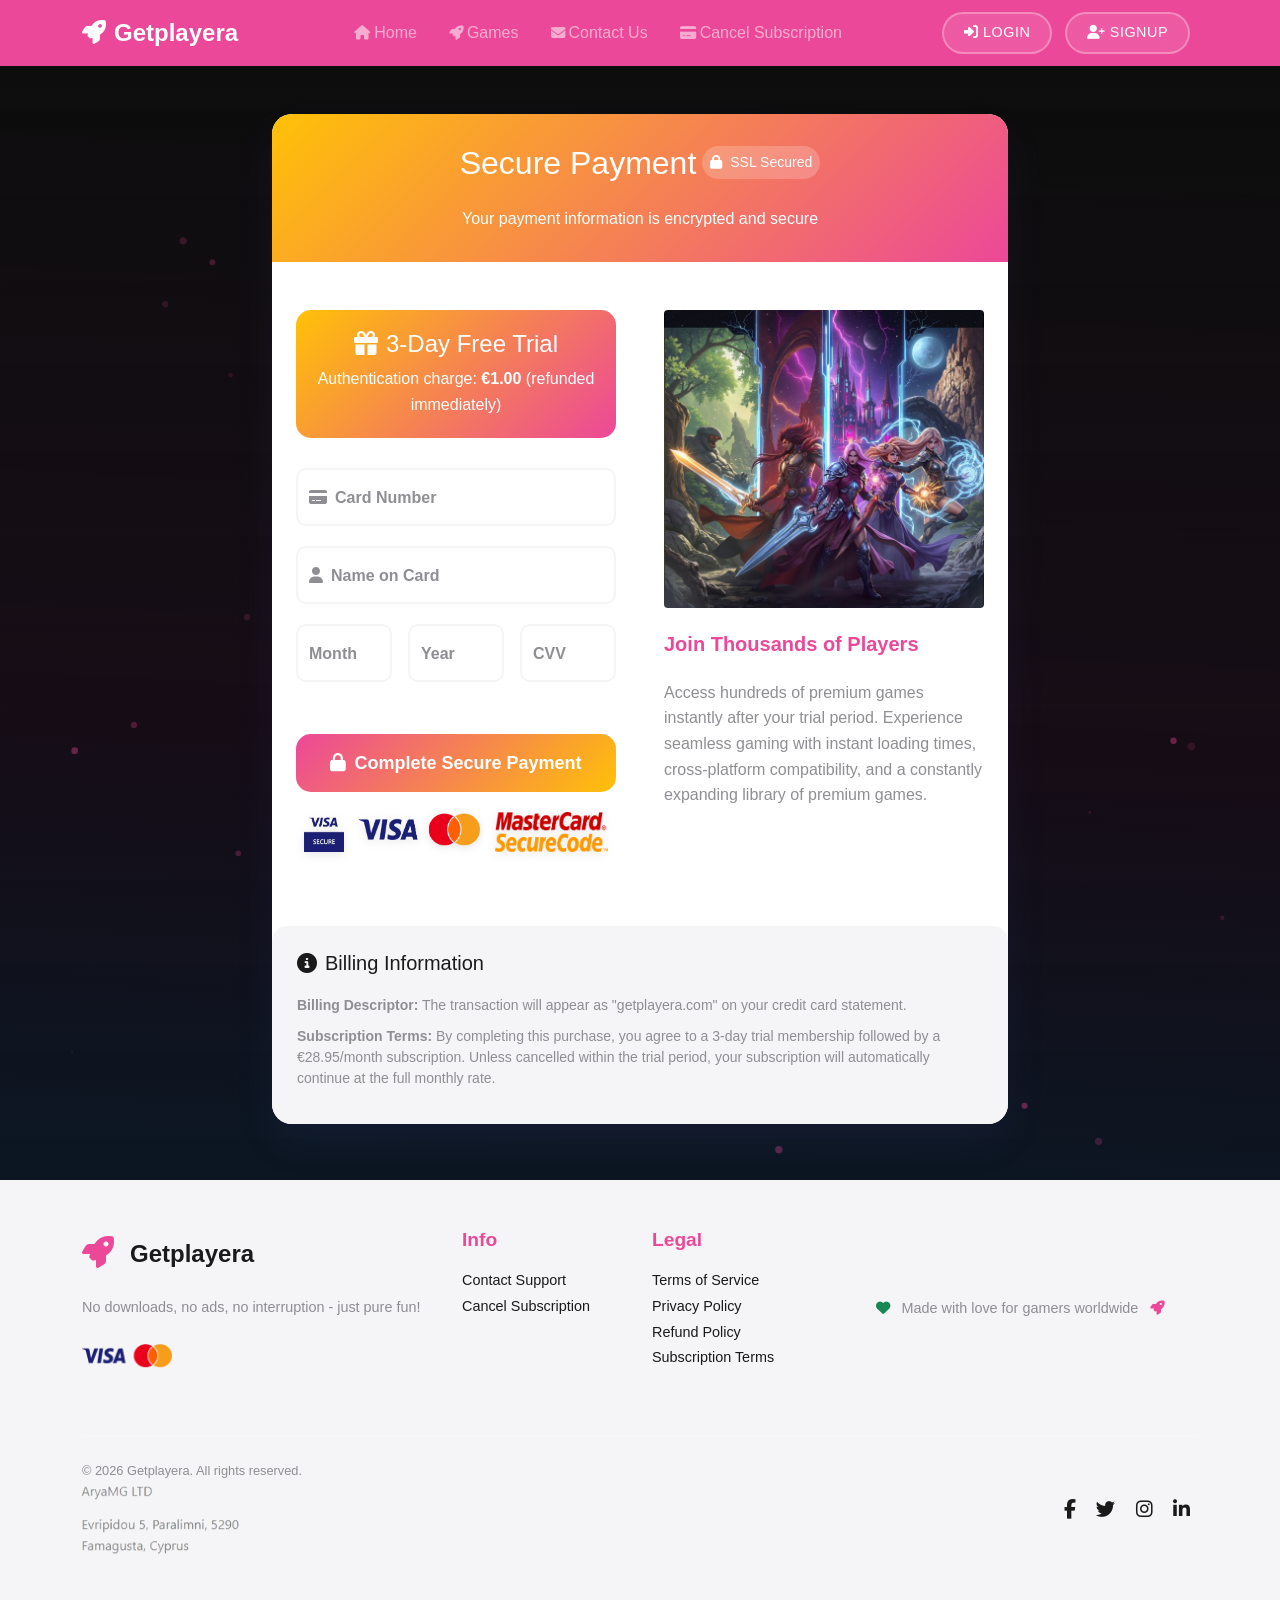
<file: signup2.html>
<!DOCTYPE html>
<html lang="en">
  <head>
    <meta charset="UTF-8" />
    <meta name="viewport" content="width=device-width, initial-scale=1.0" />
    <title>Secure Payment</title>
    <link rel="icon" type="image/x-icon" href="./favicon.png" />
    <link
      href="./assets/css/bootstrap.min.css"
      rel="stylesheet"
      crossorigin="anonymous"
    />
    <link rel="stylesheet" href="./assets/css/style.css" />
    <link
      rel="stylesheet"
      href="https://cdnjs.cloudflare.com/ajax/libs/font-awesome/6.4.0/css/all.min.css"
    />
  </head>
  <body>
    <nav class="navbar navbar-expand-lg navbar-dark">
      <div class="container">
        <a class="navbar-brand" href="index.html">
          <i class="fas fa-rocket me-2"></i>Getplayera
        </a>

        <button
          class="navbar-toggler"
          type="button"
          data-bs-toggle="collapse"
          data-bs-target="#navbarNav"
          aria-controls="navbarNav"
          aria-expanded="false"
          aria-label="Toggle navigation"
        >
          <span class="navbar-toggler-icon"></span>
        </button>

        <div class="collapse navbar-collapse" id="navbarNav">
          <ul class="navbar-nav mx-auto">
            <li class="nav-item">
              <a class="nav-link" href="./index.html">
                <i class="fas fa-home me-1"></i>Home
              </a>
            </li>
            <li class="nav-item">
              <a class="nav-link" href="./games.html">
                <i class="fas fa-rocket me-1"></i>Games
              </a>
            </li>
            <li class="nav-item">
              <a class="nav-link" href="./contactus.html">
                <i class="fas fa-envelope me-1"></i>Contact Us
              </a>
            </li>
            <li class="nav-item">
              <a class="nav-link" href="./cancel.html">
                <i class="fas fa-credit-card me-1"></i>Cancel Subscription
              </a>
            </li>
          </ul>

          <div class="d-flex">
            <!-- Login Button -->
            <div class="login-btn">
              <a class="btn btn-outline-light me-2" href="./login.html">
                <i class="fas fa-right-to-bracket"></i> Login
              </a>
              <a class="btn btn-outline-light me-2" href="./signup.html">
                <i class="fas fa-user-plus"></i> Signup
              </a>
            </div>
            <!-- logout block -->
            <div class="logout-btn d-none">
              <span class="user-id" id="user_id"></span>
              <a class="btn btn-outline-light me-2" href="/?delcookie=1">
                <i id="logout" class="fas fa-user-plus"></i> Logout
              </a>
            </div>
          </div>
        </div>
      </div>
    </nav>
    <div id="content">
      <div class="payment-container grey-section py-5 signup-form-container">
        <div class="container">
          <div class="row justify-content-center">
            <div class="col-xl-8 col-lg-10">
              <div class="payment-card">
                <!-- Payment Header -->
                <div class="payment-header">
                  <h2
                    class="mb-3 d-flex align-items-center justify-content-center"
                  >
                    Secure Payment
                    <span class="ssl-badge"
                      ><i class="fas fa-lock me-2"></i>SSL Secured</span
                    >
                  </h2>
                  <p class="mb-0">
                    Your payment information is encrypted and secure
                  </p>
                </div>

                <div class="row g-0">
                  <!-- Payment Form -->
                  <div class="col-lg-6">
                    <div class="p-4 mt-4">
                      <!-- Trial Highlight -->
                      <div class="trial-highlight">
                        <h4 class="mb-2">
                          <i class="fas fa-gift me-2"></i>3-Day Free Trial
                        </h4>
                        <p class="mb-0">
                          Authentication charge:
                          <strong>€1.00</strong> (refunded immediately)
                        </p>
                      </div>

                      <!-- Error Alert -->
                      <div class="error-alert" id="cc_form_error">
                        <i class="fas fa-exclamation-triangle me-2"></i>
                        <span></span>
                      </div>

                      <!-- Payment Form -->
                      <form method="post" class="cardForm">
                        <div class="form-floating">
                          <input
                            type="text"
                            class="form-control"
                            id="cardNumber"
                            name="cardNumber"
                            placeholder="Card Number"
                            required
                          />
                          <label for="cardNumber"
                            ><i class="fas fa-credit-card me-2"></i>Card
                            Number</label
                          >
                        </div>

                        <div class="form-floating">
                          <input
                            type="text"
                            class="form-control"
                            id="cardName"
                            name="cardName"
                            placeholder="Name on Card"
                            required
                          />
                          <label for="cardName"
                            ><i class="fas fa-user me-2"></i>Name on Card</label
                          >
                        </div>

                        <div class="row g-3">
                          <div class="col-md-4">
                            <div class="form-floating">
                              <input
                                type="text"
                                class="form-control"
                                id="expMonth"
                                maxlength="2"
                                name="expMonth"
                                placeholder="MM"
                                required
                              />
                              <label for="expMonth">Month</label>
                            </div>
                          </div>
                          <div class="col-md-4">
                            <div class="form-floating">
                              <input
                                type="text"
                                class="form-control"
                                id="expYear"
                                maxlength="2"
                                name="expYear"
                                placeholder="YY"
                                required
                              />
                              <label for="expYear">Year</label>
                            </div>
                          </div>
                          <div class="col-md-4">
                            <div class="form-floating">
                              <input
                                type="text"
                                class="form-control"
                                id="cvv2"
                                name="cvv2"
                                placeholder="CVV"
                                maxlength="4"
                                required
                              />
                              <label for="cvv2">CVV</label>
                            </div>
                          </div>
                        </div>

                        <!-- Payment Button -->
                        <button type="submit" class="payment-btn mt-4">
                          <i class="fas fa-lock me-2"></i>Complete Secure
                          Payment
                        </button>
                      </form>

                      <!-- Card Icons -->
                      <div class="card-icons">
                        <img src="./assets/images/visa_secure.webp" alt="" />
                        <img src="./assets/images/vmlogo.png" alt="" />
                        <img src="./assets/images/securecode.png" alt="" />
                      </div>
                    </div>
                  </div>

                  <!-- Sidebar Info -->
                  <div class="col-lg-6">
                    <div class="p-4 h-100 d-flex flex-column mt-4">
                      <img
                        src="./assets/images/games_small.jpg"
                        alt="Games"
                        class="img-fluid mb-4 rounded"
                      />

                      <div class="text-start">
                        <h5
                          class="fw-bold mb-3"
                          style="color: var(--secondary-color)"
                        >
                          Join Thousands of Players
                        </h5>
                        <p style="color: var(--muted-color)">
                          Access hundreds of premium games instantly after your
                          trial period. Experience seamless gaming with instant
                          loading times, cross-platform compatibility, and a
                          constantly expanding library of premium games.
                        </p>
                      </div>
                    </div>
                  </div>
                </div>

                <!-- Billing Information -->
                <div class="billing-info">
                  <h5>
                    <i class="fas fa-info-circle me-2"></i>Billing Information
                  </h5>
                  <p>
                    <strong>Billing Descriptor:</strong> The transaction will
                    appear as "getplayera.com" on your credit card statement.
                  </p>
                  <p>
                    <strong>Subscription Terms:</strong> By completing this
                    purchase, you agree to a 3-day trial membership followed by
                    a €28.95/month subscription. Unless cancelled within the
                    trial period, your subscription will automatically continue
                    at the full monthly rate.
                  </p>
                </div>
              </div>
            </div>
          </div>
        </div>
      </div>
    </div>
    <footer class="playnetiq-footer text-white py-5">
      <div class="container">
        <div class="row">
          <!-- Brand Section -->
          <div class="col-lg-4 col-md-6 mb-4">
            <div class="footer-brand mb-3">
              <div class="d-flex align-items-center mb-3">
                <div class="footer-logo me-3">
                  <i class="fas fa-rocket"></i>
                </div>
                <h4 class="footer-brand-name mb-0">Getplayera</h4>
              </div>
              <p class="footer-tagline mb-4">
                No downloads, no ads, no interruption - just pure fun!
              </p>
              <div class="payment-methods">
                <img
                  style="max-width: 90px"
                  src="./assets/images/vmlogo.png"
                  alt=""
                />
              </div>
            </div>
          </div>

          <!-- Info Section -->
          <div class="col-lg-2 col-md-3 col-sm-6 mb-4">
            <h5 class="footer-section-title mb-3">Info</h5>
            <ul class="footer-links list-unstyled">
              <li>
                <a href="./contactus.html" class="footer-link"
                  >Contact Support</a
                >
              </li>
              <li>
                <a href="./cancel.html" class="footer-link"
                  >Cancel Subscription</a
                >
              </li>
            </ul>
          </div>

          <!-- Legal Section -->
          <div class="col-lg-2 col-md-3 col-sm-6 mb-4">
            <h5 class="footer-section-title mb-3">Legal</h5>
            <ul class="footer-links list-unstyled">
              <li>
                <a href="./terms.html" class="footer-link">Terms of Service</a>
              </li>
              <li>
                <a href="./privacy.html" class="footer-link">Privacy Policy</a>
              </li>
              <li>
                <a href="./refund.html" class="footer-link">Refund Policy</a>
              </li>
              <li>
                <a href="./subscription.html" class="footer-link"
                  >Subscription Terms</a
                >
              </li>
            </ul>
          </div>

          <!-- Love Message -->
          <div
            class="col-lg-4 col-md-12 mb-4 d-flex justify-content-center align-items-center"
          >
            <div class="footer-love-message text-end">
              <p class="mb-0">
                <i class="fas fa-heart text-success me-2"></i>
                Made with love for gamers worldwide
                <i class="fas fa-rocket ms-2 color-secondary"></i>
              </p>
            </div>
          </div>
        </div>

        <hr class="footer-divider my-4" />

        <!-- Bottom Section -->
        <div class="row align-items-center">
          <div class="col-md-6">
            <p class="footer-copyright mb-0" data-nosnippet>
              © 2026 Getplayera. All rights reserved.
            </p>
            <img
              style="max-width: 170px; opacity: 0.6"
              class="address-image"
              src="./assets/images/address.jpg"
              alt=""
            />
          </div>
          <div class="col-md-6 text-md-end d-flex justify-content-md-end">
            <div class="footer-social">
              <a href="#" class="social-link me-3"
                ><i class="fab fa-facebook-f"></i
              ></a>
              <a href="#" class="social-link me-3"
                ><i class="fab fa-twitter"></i
              ></a>
              <a href="#" class="social-link me-3"
                ><i class="fab fa-instagram"></i
              ></a>
              <a href="#" class="social-link"
                ><i class="fab fa-linkedin-in"></i
              ></a>
            </div>
          </div>
        </div>
      </div>
    </footer>

    <script src="./assets/js/bootstrap.min.js"></script>
    <script src="assets/js/main.js"></script>
    <script src="assets/js/particles.js"></script>

    <script>
      // Add input formatting for card number
      document
        .getElementById("cardNumber")
        .addEventListener("input", function (e) {
          let value = e.target.value.replace(/\D/g, "");
          let formattedValue = value.replace(/(\d{4})(?=\d)/g, "$1 ");
          if (formattedValue !== e.target.value) {
            e.target.value = formattedValue;
          }
        });

      // Add validation for expiry month
      document
        .getElementById("expMonth")
        .addEventListener("input", function (e) {
          let value = e.target.value.replace(/\D/g, "");
          if (value.length === 1 && parseInt(value) > 1) {
            e.target.value = "0" + value;
          } else if (value.length === 2 && parseInt(value) > 12) {
            e.target.value = "12";
          }
        });

      // Add validation for CVV
      document.getElementById("cvv2").addEventListener("input", function (e) {
        e.target.value = e.target.value.replace(/\D/g, "");
      });
    </script>
  </body>
</html>
</file>
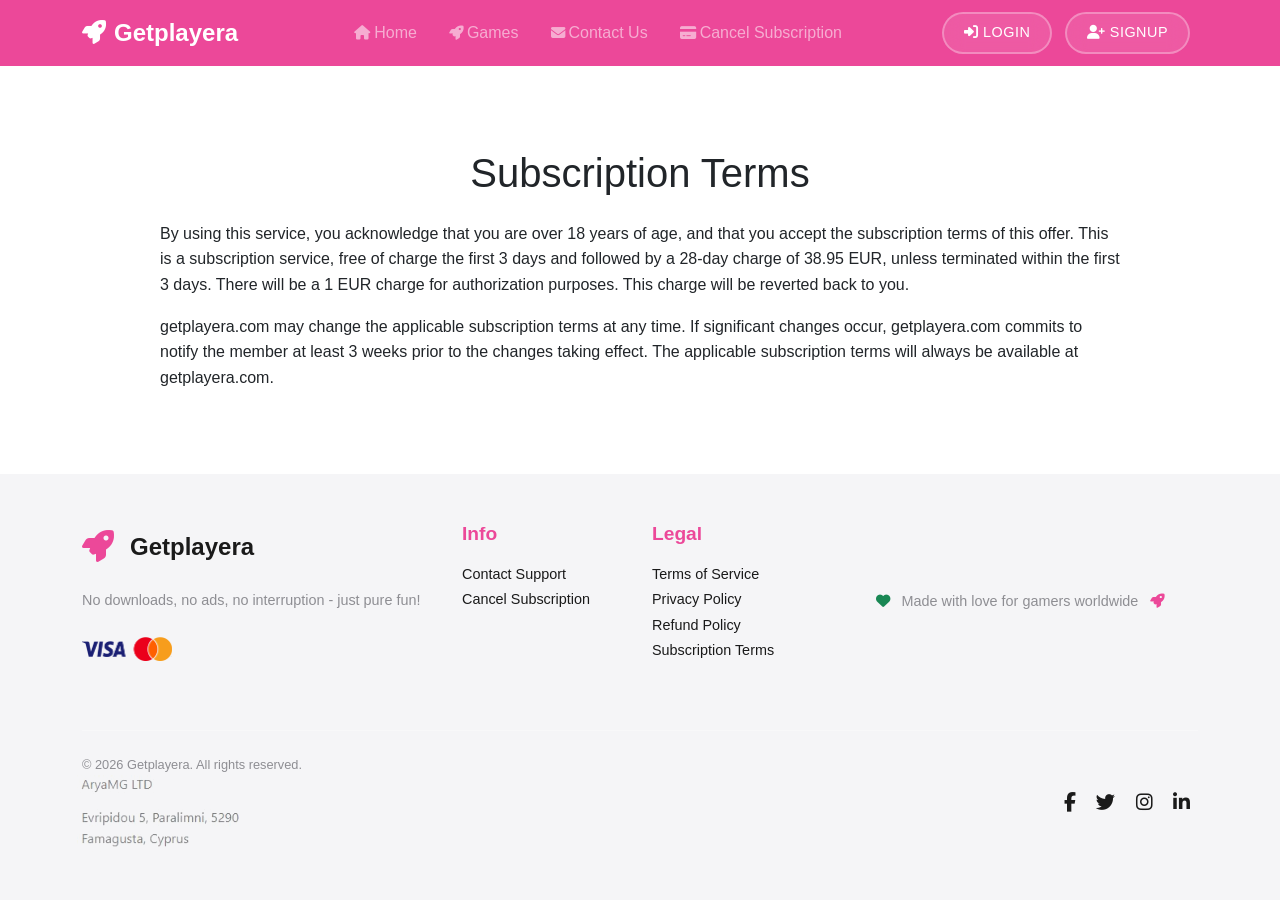
<file: subscription.html>
<!DOCTYPE html>
<html lang="en">
  <head>
    <meta charset="UTF-8" />
    <meta name="viewport" content="width=device-width, initial-scale=1.0" />
    <title>Subscription Terms</title>
    <link rel="icon" type="image/x-icon" href="./favicon.png" />
    <link
      href="./assets/css/bootstrap.min.css"
      rel="stylesheet"
      crossorigin="anonymous"
    />
    <link rel="stylesheet" href="./assets/css/style.css" />
    <link
      rel="stylesheet"
      href="https://cdnjs.cloudflare.com/ajax/libs/font-awesome/6.4.0/css/all.min.css"
    />
  </head>
  <body>
    <nav class="navbar navbar-expand-lg navbar-dark">
      <div class="container">
        <a class="navbar-brand" href="index.html">
          <i class="fas fa-rocket me-2"></i>Getplayera
        </a>

        <button
          class="navbar-toggler"
          type="button"
          data-bs-toggle="collapse"
          data-bs-target="#navbarNav"
          aria-controls="navbarNav"
          aria-expanded="false"
          aria-label="Toggle navigation"
        >
          <span class="navbar-toggler-icon"></span>
        </button>

        <div class="collapse navbar-collapse" id="navbarNav">
          <ul class="navbar-nav mx-auto">
            <li class="nav-item">
              <a class="nav-link" href="./index.html">
                <i class="fas fa-home me-1"></i>Home
              </a>
            </li>
            <li class="nav-item">
              <a class="nav-link" href="./games.html">
                <i class="fas fa-rocket me-1"></i>Games
              </a>
            </li>
            <li class="nav-item">
              <a class="nav-link" href="./contactus.html">
                <i class="fas fa-envelope me-1"></i>Contact Us
              </a>
            </li>
            <li class="nav-item">
              <a class="nav-link" href="./cancel.html">
                <i class="fas fa-credit-card me-1"></i>Cancel Subscription
              </a>
            </li>
          </ul>

          <div class="d-flex">
            <!-- Login Button -->
            <div class="login-btn">
              <a class="btn btn-outline-light me-2" href="./login.html">
                <i class="fas fa-right-to-bracket"></i> Login
              </a>
              <a class="btn btn-outline-light me-2" href="./signup.html">
                <i class="fas fa-user-plus"></i> Signup
              </a>
            </div>
            <!-- logout block -->
            <div class="logout-btn d-none">
              <span class="user-id" id="user_id"></span>
              <a class="btn btn-outline-light me-2" href="/?delcookie=1">
                <i id="logout" class="fas fa-user-plus"></i> Logout
              </a>
            </div>
          </div>
        </div>
      </div>
    </nav>
    <div id="content">
      <div class="container my-5">
        <h1 class="text-center mb-4">Subscription Terms</h1>
        <div class="content">
          <div class="terms">
            <article>
              <p>
                By using this service, you acknowledge that you are over 18
                years of age, and that you accept the subscription terms of this
                offer. This is a subscription service, free of charge the first
                3 days and followed by a 28-day charge of 38.95 EUR, unless
                terminated within the first 3 days. There will be a 1 EUR charge
                for authorization purposes. This charge will be reverted back to
                you.
              </p>
            </article>
            <article>
              <p>
                getplayera.com may change the applicable subscription terms at
                any time. If significant changes occur, getplayera.com commits to
                notify the member at least 3 weeks prior to the changes taking
                effect. The applicable subscription terms will always be
                available at getplayera.com.
              </p>
            </article>
          </div>
        </div>
      </div>
      <!-- terms content -->
    </div>
    <footer class="playnetiq-footer text-white py-5">
      <div class="container">
        <div class="row">
          <!-- Brand Section -->
          <div class="col-lg-4 col-md-6 mb-4">
            <div class="footer-brand mb-3">
              <div class="d-flex align-items-center mb-3">
                <div class="footer-logo me-3">
                  <i class="fas fa-rocket"></i>
                </div>
                <h4 class="footer-brand-name mb-0">Getplayera</h4>
              </div>
              <p class="footer-tagline mb-4">
                No downloads, no ads, no interruption - just pure fun!
              </p>
              <div class="payment-methods">
                <img
                  style="max-width: 90px"
                  src="./assets/images/vmlogo.png"
                  alt=""
                />
              </div>
            </div>
          </div>

          <!-- Info Section -->
          <div class="col-lg-2 col-md-3 col-sm-6 mb-4">
            <h5 class="footer-section-title mb-3">Info</h5>
            <ul class="footer-links list-unstyled">
              <li>
                <a href="./contactus.html" class="footer-link"
                  >Contact Support</a
                >
              </li>
              <li>
                <a href="./cancel.html" class="footer-link"
                  >Cancel Subscription</a
                >
              </li>
            </ul>
          </div>

          <!-- Legal Section -->
          <div class="col-lg-2 col-md-3 col-sm-6 mb-4">
            <h5 class="footer-section-title mb-3">Legal</h5>
            <ul class="footer-links list-unstyled">
              <li>
                <a href="./terms.html" class="footer-link">Terms of Service</a>
              </li>
              <li>
                <a href="./privacy.html" class="footer-link">Privacy Policy</a>
              </li>
              <li>
                <a href="./refund.html" class="footer-link">Refund Policy</a>
              </li>
              <li>
                <a href="./subscription.html" class="footer-link"
                  >Subscription Terms</a
                >
              </li>
            </ul>
          </div>

          <!-- Love Message -->
          <div
            class="col-lg-4 col-md-12 mb-4 d-flex justify-content-center align-items-center"
          >
            <div class="footer-love-message text-end">
              <p class="mb-0">
                <i class="fas fa-heart text-success me-2"></i>
                Made with love for gamers worldwide
                <i class="fas fa-rocket ms-2 color-secondary"></i>
              </p>
            </div>
          </div>
        </div>

        <hr class="footer-divider my-4" />

        <!-- Bottom Section -->
        <div class="row align-items-center">
          <div class="col-md-6">
            <p class="footer-copyright mb-0" data-nosnippet>
              © 2026 Getplayera. All rights reserved.
            </p>
            <img
              style="max-width: 170px; opacity: 0.6"
              class="address-image"
              src="./assets/images/address.jpg"
              alt=""
            />
          </div>
          <div class="col-md-6 text-md-end d-flex justify-content-md-end">
            <div class="footer-social">
              <a href="#" class="social-link me-3"
                ><i class="fab fa-facebook-f"></i
              ></a>
              <a href="#" class="social-link me-3"
                ><i class="fab fa-twitter"></i
              ></a>
              <a href="#" class="social-link me-3"
                ><i class="fab fa-instagram"></i
              ></a>
              <a href="#" class="social-link"
                ><i class="fab fa-linkedin-in"></i
              ></a>
            </div>
          </div>
        </div>
      </div>
    </footer>
    <script src="./assets/js/bootstrap.min.js"></script>
    <script src="assets/js/main.js"></script>
  </body>
</html>
</file>
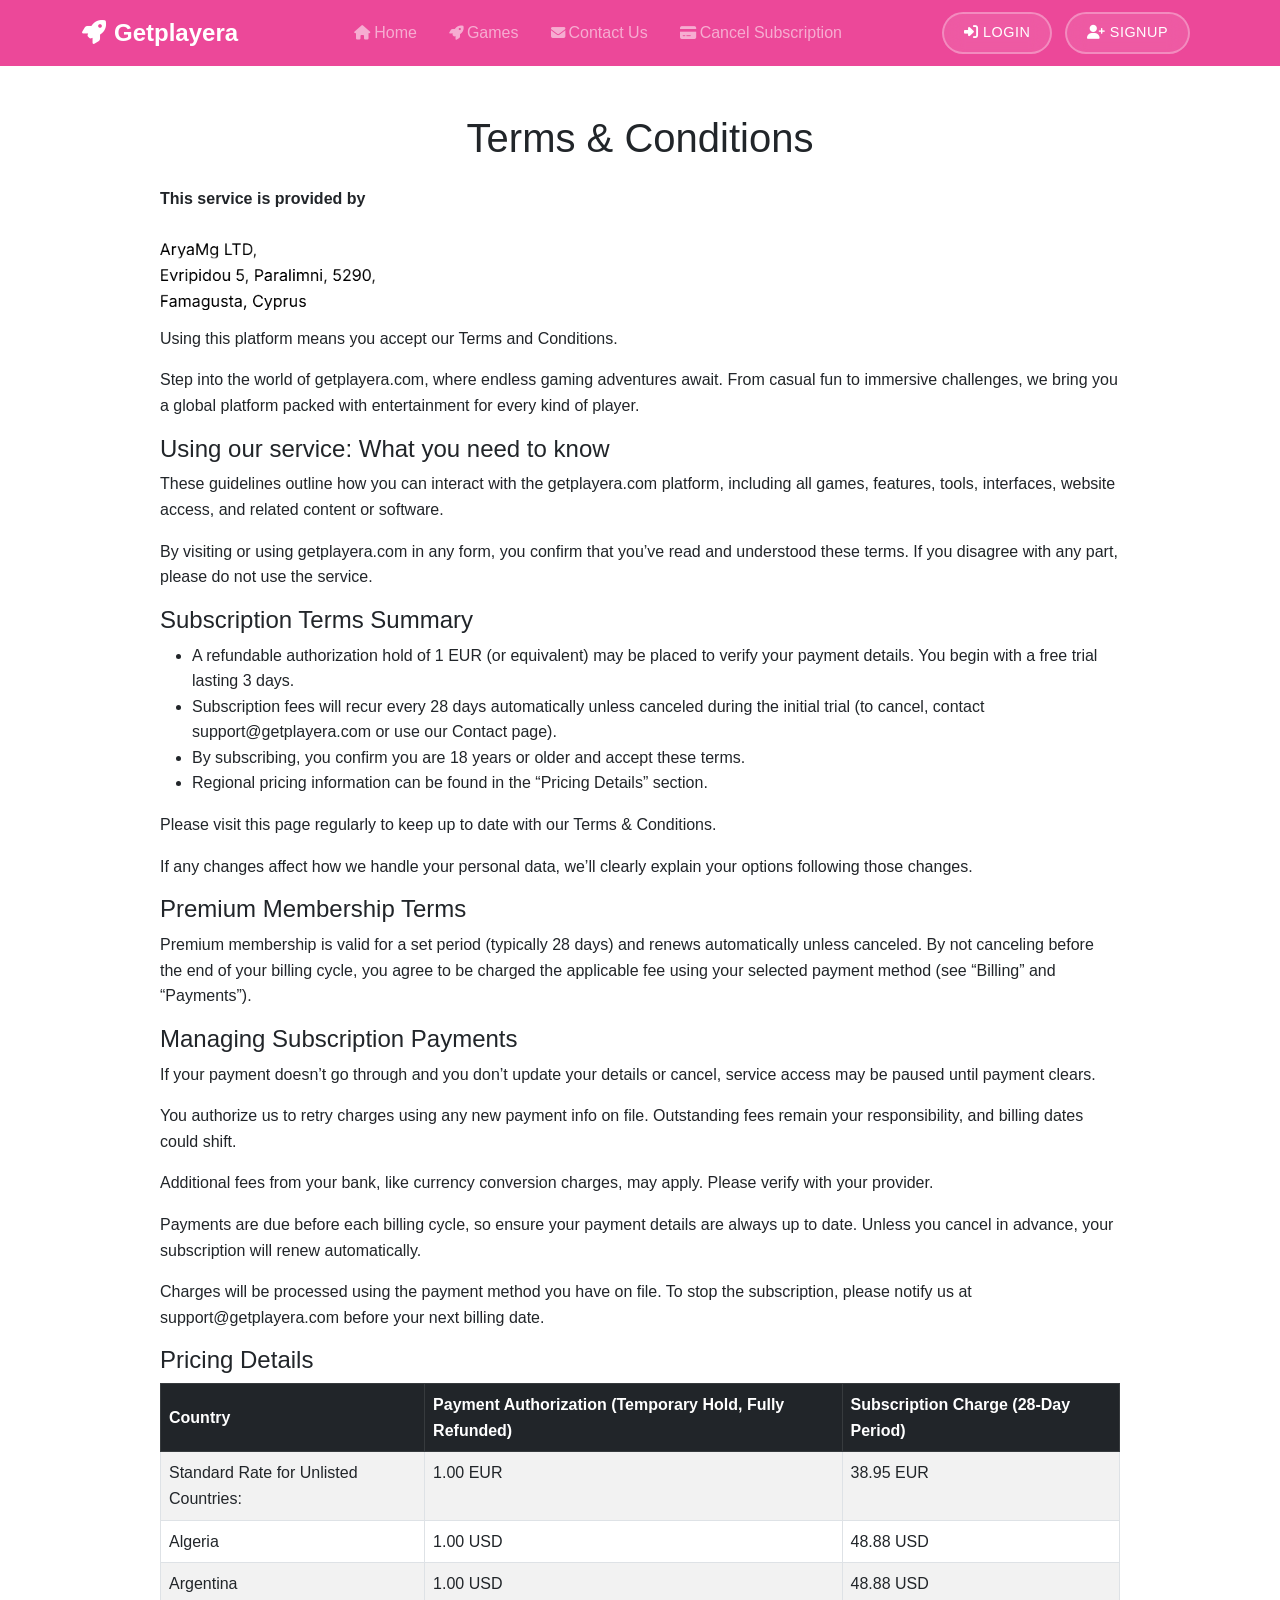
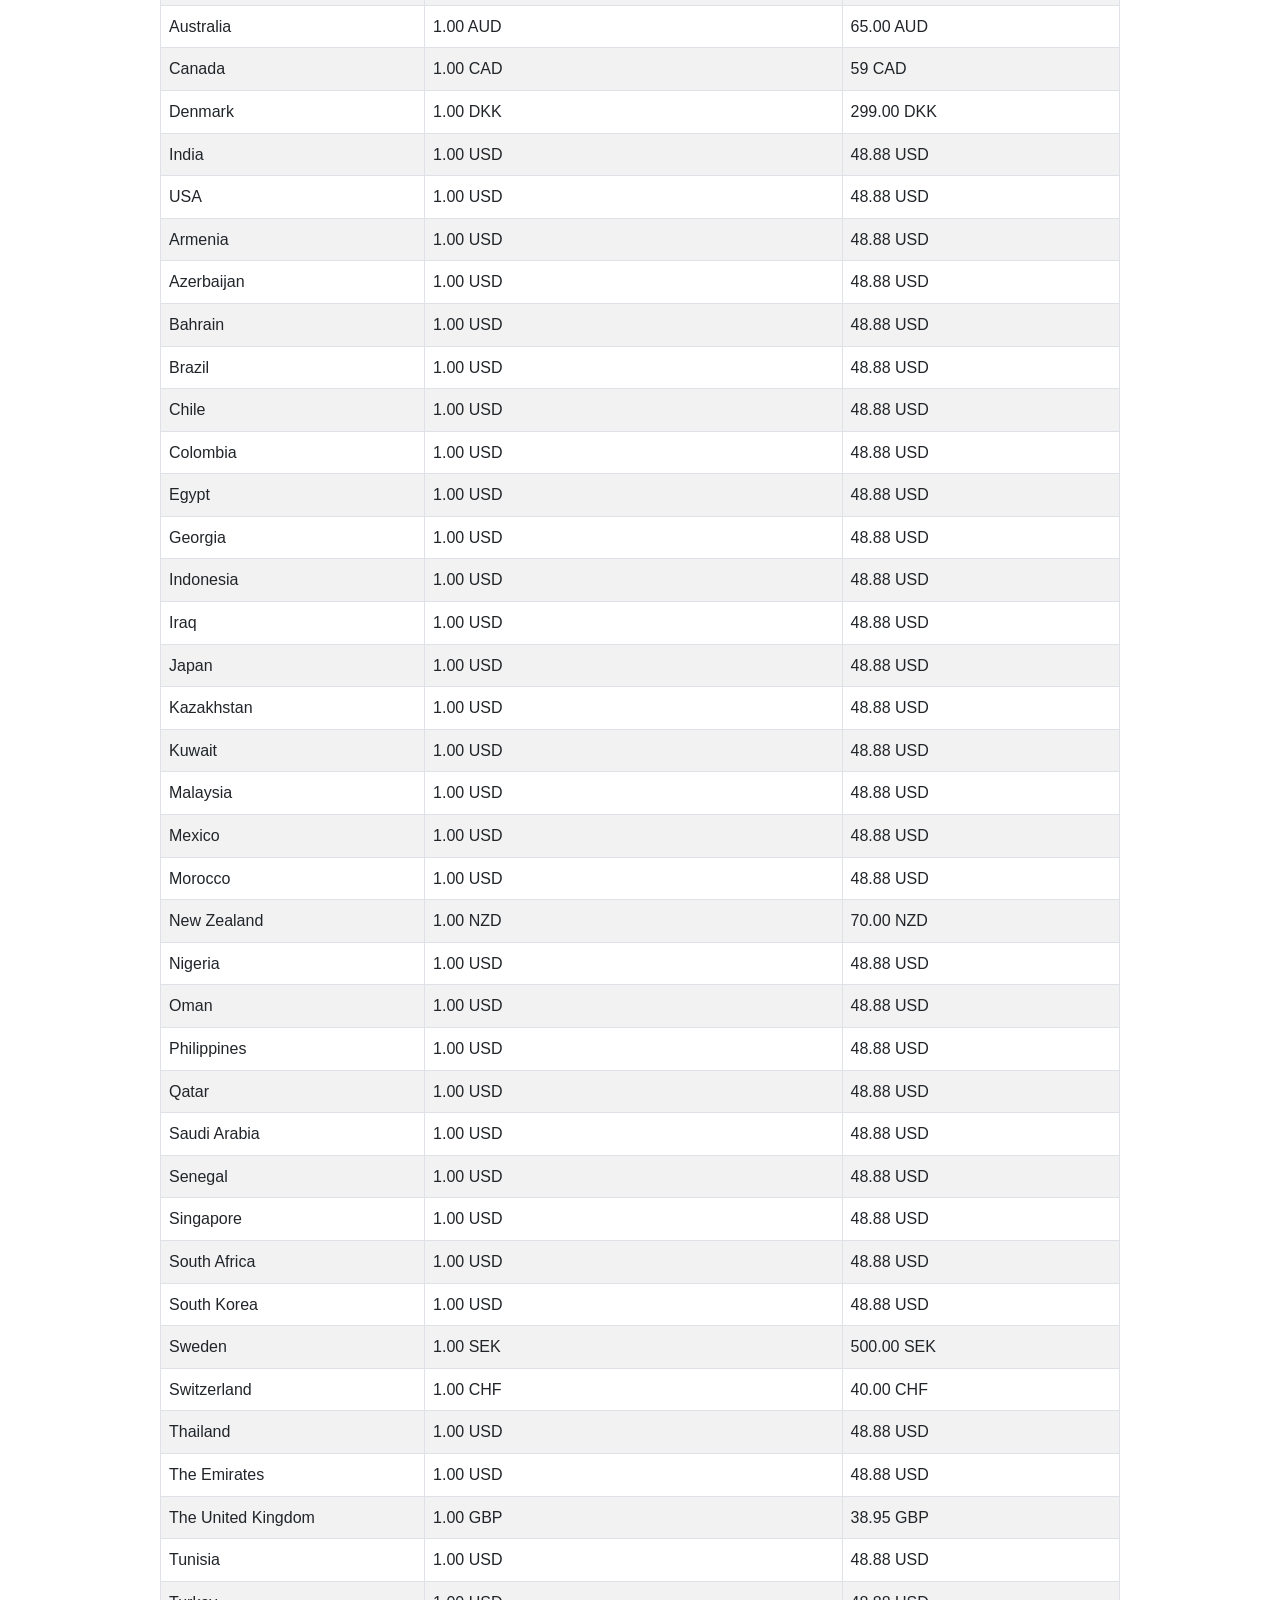
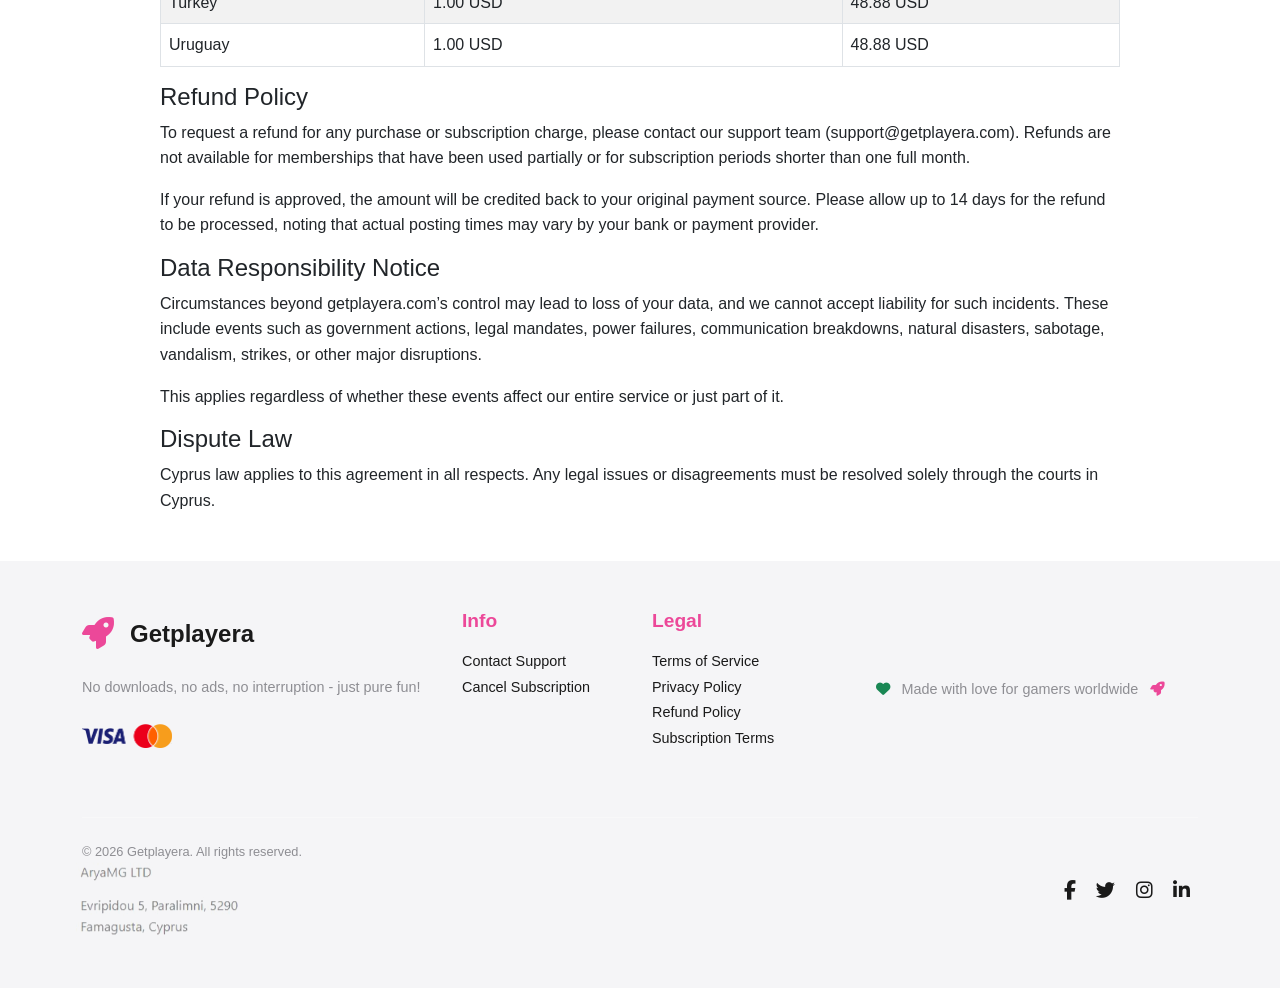
<file: terms.html>
<!DOCTYPE html>
<html lang="en">
  <head>
    <meta charset="UTF-8" />
    <meta name="viewport" content="width=device-width, initial-scale=1.0" />
    <title>Terms & Conditions</title>
    <link rel="icon" type="image/x-icon" href="./favicon.png" />
    <link
      href="./assets/css/bootstrap.min.css"
      rel="stylesheet"
      crossorigin="anonymous"
    />
    <link rel="stylesheet" href="./assets/css/style.css" />
    <link
      rel="stylesheet"
      href="https://cdnjs.cloudflare.com/ajax/libs/font-awesome/6.4.0/css/all.min.css"
    />
  </head>
  <body>
    <nav class="navbar navbar-expand-lg navbar-dark">
      <div class="container">
        <a class="navbar-brand" href="index.html">
          <i class="fas fa-rocket me-2"></i>Getplayera
        </a>

        <button
          class="navbar-toggler"
          type="button"
          data-bs-toggle="collapse"
          data-bs-target="#navbarNav"
          aria-controls="navbarNav"
          aria-expanded="false"
          aria-label="Toggle navigation"
        >
          <span class="navbar-toggler-icon"></span>
        </button>

        <div class="collapse navbar-collapse" id="navbarNav">
          <ul class="navbar-nav mx-auto">
            <li class="nav-item">
              <a class="nav-link" href="./index.html">
                <i class="fas fa-home me-1"></i>Home
              </a>
            </li>
            <li class="nav-item">
              <a class="nav-link" href="./games.html">
                <i class="fas fa-rocket me-1"></i>Games
              </a>
            </li>
            <li class="nav-item">
              <a class="nav-link" href="./contactus.html">
                <i class="fas fa-envelope me-1"></i>Contact Us
              </a>
            </li>
            <li class="nav-item">
              <a class="nav-link" href="./cancel.html">
                <i class="fas fa-credit-card me-1"></i>Cancel Subscription
              </a>
            </li>
          </ul>

          <div class="d-flex">
            <!-- Login Button -->
            <div class="login-btn">
              <a class="btn btn-outline-light me-2" href="./login.html">
                <i class="fas fa-right-to-bracket"></i> Login
              </a>
              <a class="btn btn-outline-light me-2" href="./signup.html">
                <i class="fas fa-user-plus"></i> Signup
              </a>
            </div>
            <!-- logout block -->
            <div class="logout-btn d-none">
              <span class="user-id" id="user_id"></span>
              <a class="btn btn-outline-light me-2" href="/?delcookie=1">
                <i id="logout" class="fas fa-user-plus"></i> Logout
              </a>
            </div>
          </div>
        </div>
      </div>
    </nav>
    <div id="content">
      <div class="container my-5">
        <h1 class="text-center mb-4">Terms & Conditions</h1>
        <div class="content">
          <div class="terms">
            <article>
              <p><b>This service is provided by</b></p>
              <img
                style="width: 215px; margin: 1rem 0; filter: contrast(1.2)"
                src="[data-uri]"
                alt=""
              />
            </article>
            <article>
              <p>
                Using this platform means you accept our Terms and Conditions.
              </p>
              <p>
                Step into the world of getplayera.com, where endless gaming
                adventures await. From casual fun to immersive challenges, we
                bring you a global platform packed with entertainment for every
                kind of player.
              </p>
            </article>
            <article>
              <h4>Using our service: What you need to know</h4>
              <p>
                These guidelines outline how you can interact with the
                getplayera.com platform, including all games, features, tools,
                interfaces, website access, and related content or software.
              </p>
              <p>
                By visiting or using getplayera.com in any form, you confirm
                that you’ve read and understood these terms. If you disagree
                with any part, please do not use the service.
              </p>
            </article>
            <article>
              <h4>Subscription Terms Summary</h4>
              <ul>
                <li>
                  A refundable authorization hold of 1 EUR (or equivalent) may
                  be placed to verify your payment details. You begin with a
                  free trial lasting 3 days.
                </li>
                <li>
                  Subscription fees will recur every 28 days automatically
                  unless canceled during the initial trial (to cancel, contact
                  support@getplayera.com or use our Contact page).
                </li>
                <li>
                  By subscribing, you confirm you are 18 years or older and
                  accept these terms.
                </li>
                <li>
                  Regional pricing information can be found in the “Pricing
                  Details” section.
                </li>
              </ul>
              <p>
                Please visit this page regularly to keep up to date with our
                Terms & Conditions.
              </p>
              <p>
                If any changes affect how we handle your personal data, we’ll
                clearly explain your options following those changes.
              </p>
            </article>
            <article>
              <h4>Premium Membership Terms</h4>
              <p>
                Premium membership is valid for a set period (typically 28 days)
                and renews automatically unless canceled. By not canceling
                before the end of your billing cycle, you agree to be charged
                the applicable fee using your selected payment method (see
                “Billing” and “Payments”).
              </p>
            </article>
            <article>
              <h4>Managing Subscription Payments</h4>
              <p>
                If your payment doesn’t go through and you don’t update your
                details or cancel, service access may be paused until payment
                clears.
              </p>
              <p>
                You authorize us to retry charges using any new payment info on
                file. Outstanding fees remain your responsibility, and billing
                dates could shift.
              </p>
              <p>
                Additional fees from your bank, like currency conversion
                charges, may apply. Please verify with your provider.
              </p>
              <p>
                Payments are due before each billing cycle, so ensure your
                payment details are always up to date. Unless you cancel in
                advance, your subscription will renew automatically.
              </p>
              <p>
                Charges will be processed using the payment method you have on
                file. To stop the subscription, please notify us at
                support@getplayera.com before your next billing date.
              </p>
            </article>
            <article>
              <h4>Pricing Details</h4>
              <table
                class="mainTable table table-bordered table-striped table-hover"
              >
                <thead class="table-dark">
                  <tr>
                    <th>Country</th>
                    <th>
                      Payment Authorization (Temporary Hold, Fully Refunded)
                    </th>
                    <th>Subscription Charge (28-Day Period)</th>
                  </tr>
                </thead>
                <tbody>
                  <tr>
                    <td>Standard Rate for Unlisted Countries:</td>
                    <td>1.00 EUR</td>
                    <td>38.95 EUR</td>
                  </tr>
                  <tr>
                    <td>Algeria</td>
                    <td>1.00 USD</td>
                    <td>48.88 USD</td>
                  </tr>
                  <tr>
                    <td>Argentina</td>
                    <td>1.00 USD</td>
                    <td>48.88 USD</td>
                  </tr>
                  <tr>
                    <td>Australia</td>
                    <td>1.00 AUD</td>
                    <td>65.00 AUD</td>
                  </tr>
                  <tr>
                    <td>Canada</td>
                    <td>1.00 CAD</td>
                    <td>59 CAD</td>
                  </tr>
                  <tr>
                    <td>Denmark</td>
                    <td>1.00 DKK</td>
                    <td>299.00 DKK</td>
                  </tr>
                  <tr>
                    <td>India</td>
                    <td>1.00 USD</td>
                    <td>48.88 USD</td>
                  </tr>
                  <tr>
                    <td>USA</td>
                    <td>1.00 USD</td>
                    <td>48.88 USD</td>
                  </tr>
                  <tr>
                    <td>Armenia</td>
                    <td>1.00 USD</td>
                    <td>48.88 USD</td>
                  </tr>
                  <tr>
                    <td>Azerbaijan</td>
                    <td>1.00 USD</td>
                    <td>48.88 USD</td>
                  </tr>
                  <tr>
                    <td>Bahrain</td>
                    <td>1.00 USD</td>
                    <td>48.88 USD</td>
                  </tr>
                  <tr>
                    <td>Brazil</td>
                    <td>1.00 USD</td>
                    <td>48.88 USD</td>
                  </tr>
                  <tr>
                    <td>Chile</td>
                    <td>1.00 USD</td>
                    <td>48.88 USD</td>
                  </tr>
                  <tr>
                    <td>Colombia</td>
                    <td>1.00 USD</td>
                    <td>48.88 USD</td>
                  </tr>
                  <tr>
                    <td>Egypt</td>
                    <td>1.00 USD</td>
                    <td>48.88 USD</td>
                  </tr>
                  <tr>
                    <td>Georgia</td>
                    <td>1.00 USD</td>
                    <td>48.88 USD</td>
                  </tr>
                  <tr>
                    <td>Indonesia</td>
                    <td>1.00 USD</td>
                    <td>48.88 USD</td>
                  </tr>
                  <tr>
                    <td>Iraq</td>
                    <td>1.00 USD</td>
                    <td>48.88 USD</td>
                  </tr>
                  <tr>
                    <td>Japan</td>
                    <td>1.00 USD</td>
                    <td>48.88 USD</td>
                  </tr>
                  <tr>
                    <td>Kazakhstan</td>
                    <td>1.00 USD</td>
                    <td>48.88 USD</td>
                  </tr>
                  <tr>
                    <td>Kuwait</td>
                    <td>1.00 USD</td>
                    <td>48.88 USD</td>
                  </tr>
                  <tr>
                    <td>Malaysia</td>
                    <td>1.00 USD</td>
                    <td>48.88 USD</td>
                  </tr>
                  <tr>
                    <td>Mexico</td>
                    <td>1.00 USD</td>
                    <td>48.88 USD</td>
                  </tr>
                  <tr>
                    <td>Morocco</td>
                    <td>1.00 USD</td>
                    <td>48.88 USD</td>
                  </tr>
                  <tr>
                    <td>New Zealand</td>
                    <td>1.00 NZD</td>
                    <td>70.00 NZD</td>
                  </tr>
                  <tr>
                    <td>Nigeria</td>
                    <td>1.00 USD</td>
                    <td>48.88 USD</td>
                  </tr>
                  <tr>
                    <td>Oman</td>
                    <td>1.00 USD</td>
                    <td>48.88 USD</td>
                  </tr>
                  <tr>
                    <td>Philippines</td>
                    <td>1.00 USD</td>
                    <td>48.88 USD</td>
                  </tr>
                  <tr>
                    <td>Qatar</td>
                    <td>1.00 USD</td>
                    <td>48.88 USD</td>
                  </tr>
                  <tr>
                    <td>Saudi Arabia</td>
                    <td>1.00 USD</td>
                    <td>48.88 USD</td>
                  </tr>
                  <tr>
                    <td>Senegal</td>
                    <td>1.00 USD</td>
                    <td>48.88 USD</td>
                  </tr>
                  <tr>
                    <td>Singapore</td>
                    <td>1.00 USD</td>
                    <td>48.88 USD</td>
                  </tr>
                  <tr>
                    <td>South Africa</td>
                    <td>1.00 USD</td>
                    <td>48.88 USD</td>
                  </tr>
                  <tr>
                    <td>South Korea</td>
                    <td>1.00 USD</td>
                    <td>48.88 USD</td>
                  </tr>
                  <tr>
                    <td>Sweden</td>
                    <td>1.00 SEK</td>
                    <td>500.00 SEK</td>
                  </tr>
                  <tr>
                    <td>Switzerland</td>
                    <td>1.00 CHF</td>
                    <td>40.00 CHF</td>
                  </tr>
                  <tr>
                    <td>Thailand</td>
                    <td>1.00 USD</td>
                    <td>48.88 USD</td>
                  </tr>
                  <tr>
                    <td>The Emirates</td>
                    <td>1.00 USD</td>
                    <td>48.88 USD</td>
                  </tr>
                  <tr>
                    <td>The United Kingdom</td>
                    <td>1.00 GBP</td>
                    <td>38.95 GBP</td>
                  </tr>
                  <tr>
                    <td>Tunisia</td>
                    <td>1.00 USD</td>
                    <td>48.88 USD</td>
                  </tr>
                  <tr>
                    <td>Turkey</td>
                    <td>1.00 USD</td>
                    <td>48.88 USD</td>
                  </tr>
                  <tr>
                    <td>Uruguay</td>
                    <td>1.00 USD</td>
                    <td>48.88 USD</td>
                  </tr>
                </tbody>
              </table>
            </article>
            <article>
              <h4>Refund Policy</h4>
              <p>
                To request a refund for any purchase or subscription charge,
                please contact our support team (support@getplayera.com).
                Refunds are not available for memberships that have been used
                partially or for subscription periods shorter than one full
                month.
              </p>
              <p>
                If your refund is approved, the amount will be credited back to
                your original payment source. Please allow up to 14 days for the
                refund to be processed, noting that actual posting times may
                vary by your bank or payment provider.
              </p>
            </article>
            <article>
              <h4>Data Responsibility Notice</h4>
              <p>
                Circumstances beyond getplayera.com’s control may lead to loss
                of your data, and we cannot accept liability for such incidents.
                These include events such as government actions, legal mandates,
                power failures, communication breakdowns, natural disasters,
                sabotage, vandalism, strikes, or other major disruptions.
              </p>
              <p>
                This applies regardless of whether these events affect our
                entire service or just part of it.
              </p>
            </article>
            <article>
              <h4>Dispute Law</h4>
              <p>
                Cyprus law applies to this agreement in all respects. Any legal
                issues or disagreements must be resolved solely through the
                courts in Cyprus.
              </p>
            </article>
          </div>
        </div>
      </div>
      <!-- terms content -->
    </div>
    <footer class="playnetiq-footer text-white py-5">
      <div class="container">
        <div class="row">
          <!-- Brand Section -->
          <div class="col-lg-4 col-md-6 mb-4">
            <div class="footer-brand mb-3">
              <div class="d-flex align-items-center mb-3">
                <div class="footer-logo me-3">
                  <i class="fas fa-rocket"></i>
                </div>
                <h4 class="footer-brand-name mb-0">Getplayera</h4>
              </div>
              <p class="footer-tagline mb-4">
                No downloads, no ads, no interruption - just pure fun!
              </p>
              <div class="payment-methods">
                <img
                  style="max-width: 90px"
                  src="./assets/images/vmlogo.png"
                  alt=""
                />
              </div>
            </div>
          </div>

          <!-- Info Section -->
          <div class="col-lg-2 col-md-3 col-sm-6 mb-4">
            <h5 class="footer-section-title mb-3">Info</h5>
            <ul class="footer-links list-unstyled">
              <li>
                <a href="./contactus.html" class="footer-link"
                  >Contact Support</a
                >
              </li>
              <li>
                <a href="./cancel.html" class="footer-link"
                  >Cancel Subscription</a
                >
              </li>
            </ul>
          </div>

          <!-- Legal Section -->
          <div class="col-lg-2 col-md-3 col-sm-6 mb-4">
            <h5 class="footer-section-title mb-3">Legal</h5>
            <ul class="footer-links list-unstyled">
              <li>
                <a href="./terms.html" class="footer-link">Terms of Service</a>
              </li>
              <li>
                <a href="./privacy.html" class="footer-link">Privacy Policy</a>
              </li>
              <li>
                <a href="./refund.html" class="footer-link">Refund Policy</a>
              </li>
              <li>
                <a href="./subscription.html" class="footer-link"
                  >Subscription Terms</a
                >
              </li>
            </ul>
          </div>

          <!-- Love Message -->
          <div
            class="col-lg-4 col-md-12 mb-4 d-flex justify-content-center align-items-center"
          >
            <div class="footer-love-message text-end">
              <p class="mb-0">
                <i class="fas fa-heart text-success me-2"></i>
                Made with love for gamers worldwide
                <i class="fas fa-rocket ms-2 color-secondary"></i>
              </p>
            </div>
          </div>
        </div>

        <hr class="footer-divider my-4" />

        <!-- Bottom Section -->
        <div class="row align-items-center">
          <div class="col-md-6">
            <p class="footer-copyright mb-0" data-nosnippet>
              © 2026 Getplayera. All rights reserved.
            </p>
            <img
              style="max-width: 170px; opacity: 0.6; margin-left: -6px"
              class="address-image"
              src="./assets/images/address.jpg"
              alt=""
            />
          </div>
          <div class="col-md-6 text-md-end d-flex justify-content-md-end">
            <div class="footer-social">
              <a href="#" class="social-link me-3"
                ><i class="fab fa-facebook-f"></i
              ></a>
              <a href="#" class="social-link me-3"
                ><i class="fab fa-twitter"></i
              ></a>
              <a href="#" class="social-link me-3"
                ><i class="fab fa-instagram"></i
              ></a>
              <a href="#" class="social-link"
                ><i class="fab fa-linkedin-in"></i
              ></a>
            </div>
          </div>
        </div>
      </div>
    </footer>
    <script src="./assets/js/bootstrap.min.js"></script>
    <script src="assets/js/main.js"></script>
  </body>
</html>
</file>
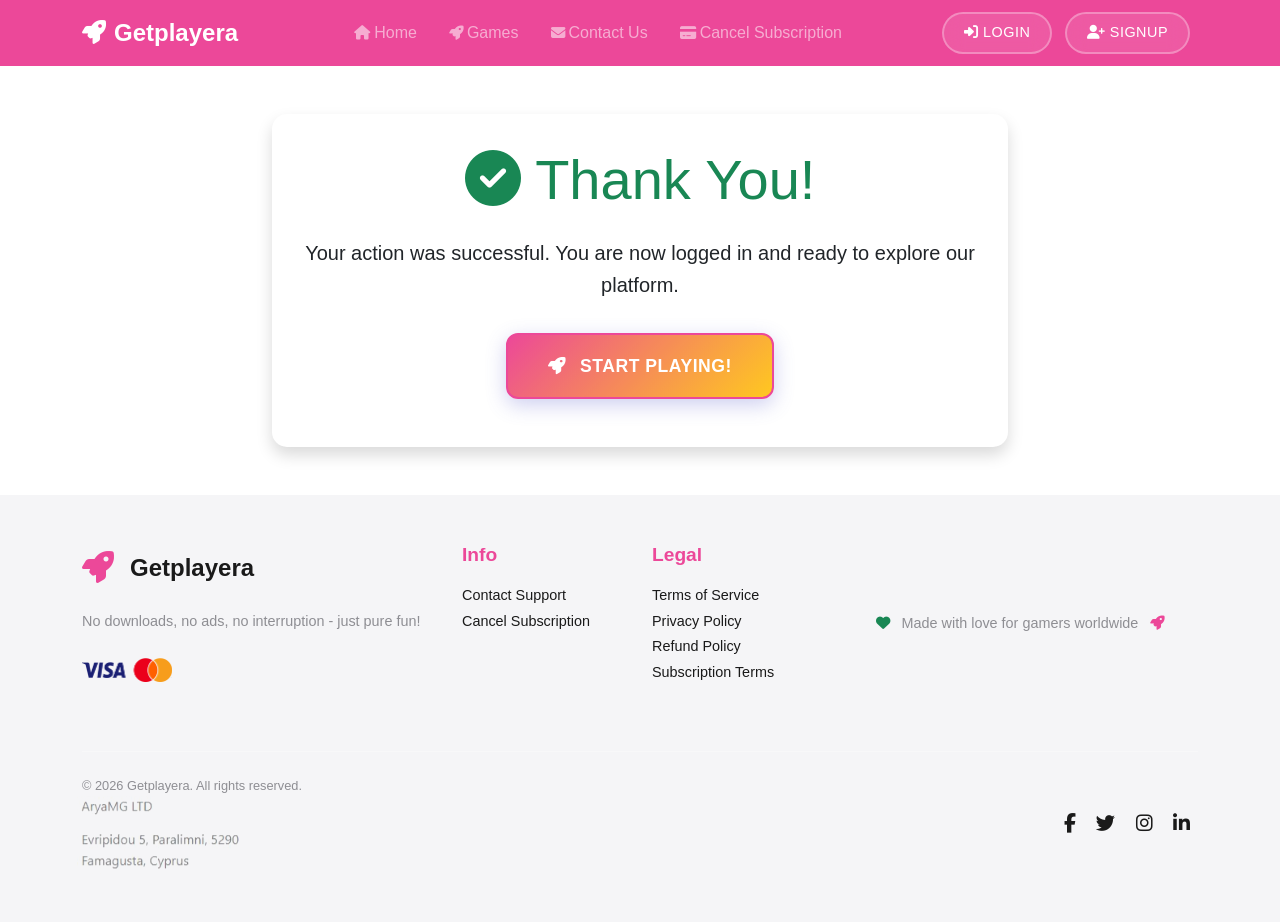
<file: thx.html>
<!DOCTYPE html>
<html lang="en">
  <head>
    <meta charset="UTF-8" />
    <meta name="viewport" content="width=device-width, initial-scale=1.0" />
    <title>{{PAGE_TITLE}}</title>
    <link rel="icon" type="image/x-icon" href="./favicon.png" />
    <link
      href="./assets/css/bootstrap.min.css"
      rel="stylesheet"
      crossorigin="anonymous"
    />
    <link rel="stylesheet" href="./assets/css/style.css" />
    <link
      rel="stylesheet"
      href="https://cdnjs.cloudflare.com/ajax/libs/font-awesome/6.4.0/css/all.min.css"
    />
  </head>
  <body>
    <nav class="navbar navbar-expand-lg navbar-dark">
      <div class="container">
        <a class="navbar-brand" href="index.html">
          <i class="fas fa-rocket me-2"></i>Getplayera
        </a>

        <button
          class="navbar-toggler"
          type="button"
          data-bs-toggle="collapse"
          data-bs-target="#navbarNav"
          aria-controls="navbarNav"
          aria-expanded="false"
          aria-label="Toggle navigation"
        >
          <span class="navbar-toggler-icon"></span>
        </button>

        <div class="collapse navbar-collapse" id="navbarNav">
          <ul class="navbar-nav mx-auto">
            <li class="nav-item">
              <a class="nav-link" href="./index.html">
                <i class="fas fa-home me-1"></i>Home
              </a>
            </li>
            <li class="nav-item">
              <a class="nav-link" href="./games.html">
                <i class="fas fa-rocket me-1"></i>Games
              </a>
            </li>
            <li class="nav-item">
              <a class="nav-link" href="./contactus.html">
                <i class="fas fa-envelope me-1"></i>Contact Us
              </a>
            </li>
            <li class="nav-item">
              <a class="nav-link" href="./cancel.html">
                <i class="fas fa-credit-card me-1"></i>Cancel Subscription
              </a>
            </li>
          </ul>

          <div class="d-flex">
            <!-- Login Button -->
            <div class="login-btn">
              <a class="btn btn-outline-light me-2" href="./login.html">
                <i class="fas fa-right-to-bracket"></i> Login
              </a>
              <a class="btn btn-outline-light me-2" href="./signup.html">
                <i class="fas fa-user-plus"></i> Signup
              </a>
            </div>
            <!-- logout block -->
            <div class="logout-btn d-none">
              <span class="user-id" id="user_id"></span>
              <a class="btn btn-outline-light me-2" href="/?delcookie=1">
                <i id="logout" class="fas fa-user-plus"></i> Logout
              </a>
            </div>
          </div>
        </div>
      </div>
    </nav>
    <div id="content">
      <div class="container text-center py-5">
        <div class="row justify-content-center">
          <div class="col-md-8">
            <div class="card shadow">
              <div class="card-body">
                <h1 class="display-4 text-success mb-4">
                  <i class="fas fa-check-circle"></i> Thank You!
                </h1>
                <p class="lead">
                  Your action was successful. You are now logged in and ready to
                  explore our platform.
                </p>
                <p>
                  <a href="./games.html" class="btn btn-primary btn-lg mt-3">
                    <i class="fas fa-rocket me-2"></i> Start Playing!
                  </a>
                </p>
              </div>
            </div>
          </div>
        </div>
      </div>
    </div>
    <footer class="playnetiq-footer text-white py-5">
      <div class="container">
        <div class="row">
          <!-- Brand Section -->
          <div class="col-lg-4 col-md-6 mb-4">
            <div class="footer-brand mb-3">
              <div class="d-flex align-items-center mb-3">
                <div class="footer-logo me-3">
                  <i class="fas fa-rocket"></i>
                </div>
                <h4 class="footer-brand-name mb-0">Getplayera</h4>
              </div>
              <p class="footer-tagline mb-4">
                No downloads, no ads, no interruption - just pure fun!
              </p>
              <div class="payment-methods">
                <img
                  style="max-width: 90px"
                  src="./assets/images/vmlogo.png"
                  alt=""
                />
              </div>
            </div>
          </div>

          <!-- Info Section -->
          <div class="col-lg-2 col-md-3 col-sm-6 mb-4">
            <h5 class="footer-section-title mb-3">Info</h5>
            <ul class="footer-links list-unstyled">
              <li>
                <a href="./contactus.html" class="footer-link"
                  >Contact Support</a
                >
              </li>
              <li>
                <a href="./cancel.html" class="footer-link"
                  >Cancel Subscription</a
                >
              </li>
            </ul>
          </div>

          <!-- Legal Section -->
          <div class="col-lg-2 col-md-3 col-sm-6 mb-4">
            <h5 class="footer-section-title mb-3">Legal</h5>
            <ul class="footer-links list-unstyled">
              <li>
                <a href="./terms.html" class="footer-link">Terms of Service</a>
              </li>
              <li>
                <a href="./privacy.html" class="footer-link">Privacy Policy</a>
              </li>
              <li>
                <a href="./refund.html" class="footer-link">Refund Policy</a>
              </li>
              <li>
                <a href="./subscription.html" class="footer-link"
                  >Subscription Terms</a
                >
              </li>
            </ul>
          </div>

          <!-- Love Message -->
          <div
            class="col-lg-4 col-md-12 mb-4 d-flex justify-content-center align-items-center"
          >
            <div class="footer-love-message text-end">
              <p class="mb-0">
                <i class="fas fa-heart text-success me-2"></i>
                Made with love for gamers worldwide
                <i class="fas fa-rocket ms-2 color-secondary"></i>
              </p>
            </div>
          </div>
        </div>

        <hr class="footer-divider my-4" />

        <!-- Bottom Section -->
        <div class="row align-items-center">
          <div class="col-md-6">
            <p class="footer-copyright mb-0" data-nosnippet>
              © 2026 Getplayera. All rights reserved.
            </p>
            <img
              style="max-width: 170px; opacity: 0.6"
              class="address-image"
              src="./assets/images/address.jpg"
              alt=""
            />
          </div>
          <div class="col-md-6 text-md-end d-flex justify-content-md-end">
            <div class="footer-social">
              <a href="#" class="social-link me-3"
                ><i class="fab fa-facebook-f"></i
              ></a>
              <a href="#" class="social-link me-3"
                ><i class="fab fa-twitter"></i
              ></a>
              <a href="#" class="social-link me-3"
                ><i class="fab fa-instagram"></i
              ></a>
              <a href="#" class="social-link"
                ><i class="fab fa-linkedin-in"></i
              ></a>
            </div>
          </div>
        </div>
      </div>
    </footer>
    <script src="./assets/js/bootstrap.min.js"></script>
    <script src="assets/js/main.js"></script>
  </body>
</html>
</file>
<file: assets/css/style.css>
/* Custom CSS Styles */

/* Smooth Scroll Behavior */
html {
  scroll-behavior: smooth;
}

/* Root Variables - Clean Trendy Palette */
:root {
  /* Main 5-Color Trendy Palette */
  --primary-color: #ffffff; /* Pure White - Main */
  --secondary-color: #EC4899; /* Vibrant Indigo - Secondary */
  --accent-color: #1a1a1a; /* Deep Charcoal - Accent */
  --success-color: #ffc107; /* Modern Teal - Success/Actions */
  --neutral-color: #f5f5f7; /* Light Gray - Backgrounds */

  /* Semantic Color Mappings */
  --white-color: var(--primary-color);
  --dark-color: var(--accent-color);
  --light-color: var(--neutral-color);
  --muted-color: #8e8e93; /* Medium Gray for text */

  /* Gradient Combinations */
  --gradient-start: var(--secondary-color);
  --gradient-end: var(--success-color);

  /* Component-specific Variables */
  --footer-bg: var(--neutral-color);
  --card-shadow: rgba(94, 96, 206, 0.08);
  --hero-blob-1: rgba(94, 96, 206, 0.12);
  --hero-blob-2: rgba(0, 212, 170, 0.1);

  /* Legacy color mappings for backward compatibility */
  --primary-red: var(--success-color);
  --secondary-red: var(--secondary-color);
  --light-pink: var(--neutral-color);
  --charcoal: var(--accent-color);
  --deep-black: var(--dark-color);

  /* Typography */
  --font-family: "Inter", "Segoe UI", Tahoma, Geneva, Verdana, sans-serif;
}

/* General Styles */
body {
  font-family: var(--font-family);
  line-height: 1.6;
  overflow-x: hidden;
  display: flex;
  flex-direction: column;
  justify-content: space-between;
  min-height: 100vh;
}

/* Smooth Scrolling */
html {
  scroll-behavior: smooth;
}
.color-secondary {
  color: var(--secondary-color) !important;
}

.display-5 {
  color: var(--secondary-color) !important;
  font-weight: 700;
}

.text-white {
  color: var(--primary-color) !important;
}

/* Hero Section */
.hero-section {
  background: linear-gradient(
      90deg,
      rgba(0, 0, 0, 0.9) 0%,
      rgba(0, 0, 0, 0.8) 100%
    ),
    url(../images/hero.jpg);
  background-size: cover;
  background-position: center;
  background-repeat: no-repeat;
  background-attachment: fixed;
  min-height: 100vh;
  display: flex;
  align-items: center;
  position: relative;
  overflow: hidden;
  padding: 100px 0;
  color: var(--primary-color) !important;
}
.hero-section {
  color: var(--secondary-color);
}
/* Hero text styling for better readability */

.hero-section .display-5,
.hero-section p,
.hero-section .lead {
  color: var(--primary-color) !important;
  text-shadow: 2px 2px 8px rgba(0, 0, 0, 0.8);
}

/* Hero section headings with enhanced contrast */
.hero-section .display-4 {
  color: var(--secondary-color) !important;
  font-weight: 800;
  text-shadow: 3px 3px 12px rgba(0, 0, 0, 0.9), 2px 2px 6px rgba(0, 0, 0, 0.7);
}

@keyframes gradientShift {
  0% {
    background-position: 0% 50%;
  }
  50% {
    background-position: 100% 50%;
  }
  100% {
    background-position: 0% 50%;
  }
}

.loading_gif {
  width: 50px;
  height: 50px;
  margin: 30px 0;
}

/* Floating Particles */
.hero-particles {
  position: absolute;
  top: 0;
  left: 0;
  width: 100%;
  height: 100%;
  overflow: hidden;
  pointer-events: none;
}

.particle {
  position: absolute;
  width: 4px;
  height: 4px;
  background: rgba(255, 255, 255, 0.6);
  border-radius: 50%;
  animation: floatUp 8s infinite linear;
}

.particle:nth-child(odd) {
  background: rgba(94, 96, 206, 0.8);
  animation-duration: 12s;
}

.particle:nth-child(3n) {
  background: rgba(0, 212, 170, 0.6);
  width: 6px;
  height: 6px;
  animation-duration: 10s;
}

@keyframes floatUp {
  0% {
    transform: translateY(100vh) rotate(0deg);
    opacity: 0;
  }
  10% {
    opacity: 1;
  }
  90% {
    opacity: 1;
  }
  100% {
    transform: translateY(-100px) rotate(360deg);
    opacity: 0;
  }
}

/* Gaming Elements Background */
.gaming-elements {
  position: absolute;
  top: 0;
  left: 0;
  width: 100%;
  height: 100%;
  pointer-events: none;
  z-index: 1;
}

.gaming-icon {
  position: absolute;
  font-size: 2rem;
  color: rgba(255, 255, 255, 0.1);
  animation: floatSlow 20s infinite ease-in-out;
}

.gaming-icon:nth-child(1) {
  top: 20%;
  left: 10%;
  animation-delay: 0s;
}
.gaming-icon:nth-child(2) {
  top: 60%;
  right: 15%;
  animation-delay: 5s;
}
.gaming-icon:nth-child(3) {
  bottom: 30%;
  left: 20%;
  animation-delay: 10s;
}
.gaming-icon:nth-child(4) {
  top: 40%;
  right: 30%;
  animation-delay: 15s;
}

@keyframes floatSlow {
  0%,
  100% {
    transform: translateY(0px) rotate(0deg);
  }
  25% {
    transform: translateY(-20px) rotate(90deg);
  }
  50% {
    transform: translateY(-10px) rotate(180deg);
  }
  75% {
    transform: translateY(-15px) rotate(270deg);
  }
}

/* Enhanced Hero Benefit Cards - Updated Design */
.hero-benefit-card {
  border: 1px solid rgba(255, 255, 255, 0.2) !important;
  border-radius: 20px;
  padding: 2rem;
  transition: all 0.4s cubic-bezier(0.4, 0, 0.2, 1);
  height: 100%;
  position: relative;
  overflow: hidden;
  cursor: pointer;
  backdrop-filter: blur(1px) !important;
  -webkit-backdrop-filter: blur(1px) !important;
  background-color: rgba(255, 255, 255, 0.1) !important;
  box-shadow: 0 8px 32px rgba(0, 0, 0, 0.3) !important;
  z-index: 1;
}

.benefit-icon {
  width: 90px;
  height: 90px;
  background: rgba(255, 255, 255, 0.1) !important;
  border: 3px solid var(--secondary-color);
  border-radius: 50%;
  display: flex;
  align-items: center;
  justify-content: center;
  margin: 0 auto 1.5rem;
  transition: all 0.3s ease;
  position: relative;
  z-index: 2;
  transform: translateZ(0);
}

.benefit-icon i {
  font-size: 2.5rem !important;
  color: var(--secondary-color) !important;
  font-weight: 900 !important;
}

.hero-benefit-card:hover .benefit-icon {
  background: rgba(255, 255, 255, 0.15) !important;
  border-color: var(--secondary-color);
  transform: scale(1.1) translateZ(0);
  border-width: 4px;
}

.hero-benefit-card:hover .benefit-icon i {
  color: var(--success-color) !important;
}

.hero-benefit-card:hover {
  transform: translateY(-15px) scale(1.02) !important;
  background: rgba(255, 255, 255, 0.15) !important;
  border-color: var(--secondary-color) !important;
  box-shadow: 0 20px 40px rgba(0, 0, 0, 0.4) !important;
  backdrop-filter: blur(15px) !important;
  -webkit-backdrop-filter: blur(15px) !important;
}

.hero-benefit-card:hover::before {
  left: 100%;
}

.hero-benefit-card:hover::after {
  opacity: 0.08;
}

/* Content should be above the backdrop effects */
.hero-benefit-card h5,
.hero-benefit-card p,
.benefit-number {
  position: relative;
  z-index: 3;
  color: var(--primary-color) !important;
}

/* Ensure hero benefit cards have proper text contrast */
.hero-benefit-card {
  color: var(--primary-color) !important;
}

.hero-benefit-card h5 {
  color: var(--secondary-color) !important;
  font-weight: 700;
  font-size: 1.3rem;
  text-shadow: 2px 2px 8px rgba(0, 0, 0, 0.8);
}

.benefit-number {
  font-size: 3.5rem !important;
  font-weight: 900 !important;
  color: var(--primary-color) !important;
  text-shadow: 0 2px 4px rgba(0, 0, 0, 0.3);
  margin-bottom: 1rem;
  display: block;
  line-height: 1;
}

.hero-benefit-card p {
  font-size: 1rem;
  line-height: 1.5;
  margin-bottom: 0;
}

/* Typing Animation for Main Title */
.typing-text {
  border-right: 3px solid var(--success-color);
  animation: blink 1.5s infinite;
}

@keyframes blink {
  0%,
  50% {
    border-color: var(--success-color);
  }
  51%,
  100% {
    border-color: transparent;
  }
}

/* CTA Button Enhancement */
.hero-cta-primary {
  background: linear-gradient(
    45deg,
    var(--secondary-color),
    var(--success-color)
  );
  border: none;
  border-radius: 15px;
  padding: 18px 45px;
  font-size: 1.1rem;
  font-weight: 700;
  text-transform: uppercase;
  letter-spacing: 1px;
  position: relative;
  overflow: hidden;
  transition: all 0.4s cubic-bezier(0.4, 0, 0.2, 1);
  box-shadow: 0 8px 25px rgba(94, 96, 206, 0.4);
  color: white;
}

.hero-cta-primary::before {
  content: "";
  position: absolute;
  top: -50%;
  left: -50%;
  width: 200%;
  height: 200%;
  background: linear-gradient(
    45deg,
    transparent,
    rgba(255, 255, 255, 0.15),
    transparent
  );
  transform: rotate(45deg) translateX(-100%);
  transition: transform 0.6s ease;
}

.hero-cta-primary::after {
  content: "";
  position: absolute;
  top: 0;
  left: 0;
  right: 0;
  bottom: 0;
  background: linear-gradient(135deg, rgba(255, 255, 255, 0.1), transparent);
  border-radius: 13px;
  z-index: 0;
}

.hero-cta-primary span,
.hero-cta-primary i {
  position: relative;
  z-index: 2;
}

.hero-cta-primary:hover {
  transform: translateY(-5px) scale(1.05);
  box-shadow: 0 20px 50px rgba(94, 96, 206, 0.6);
  background: linear-gradient(
    45deg,
    var(--success-color),
    var(--secondary-color)
  );
}

.hero-cta-primary:hover::before {
  transform: rotate(45deg) translateX(100%);
}

/* Game Screenshots Floating */
.floating-screenshots {
  position: absolute;
  top: 0;
  right: 0;
  width: 50%;
  height: 100%;
  pointer-events: none;
  z-index: 1;
}

.screenshot {
  position: absolute;
  border-radius: 15px;
  box-shadow: 0 10px 30px rgba(255, 255, 255, 0.5);
  transition: transform 0.3s ease;
  opacity: 0.8;
}

.screenshot:hover {
  transform: scale(1.05);
  opacity: 1;
}

.screenshot:nth-child(1) {
  top: 10%;
  right: 10%;
  width: 200px;
  animation: floatScreenshot1 8s infinite ease-in-out;
}

.screenshot:nth-child(2) {
  top: 40%;
  right: 30%;
  width: 150px;
  animation: floatScreenshot2 10s infinite ease-in-out;
  animation-delay: 2s;
}

.screenshot:nth-child(3) {
  bottom: 20%;
  right: 15%;
  width: 180px;
  animation: floatScreenshot3 12s infinite ease-in-out;
  animation-delay: 4s;
}

@keyframes floatScreenshot1 {
  0%,
  100% {
    transform: translateY(0px) rotate(0deg);
  }
  50% {
    transform: translateY(-30px) rotate(5deg);
  }
}

@keyframes floatScreenshot2 {
  0%,
  100% {
    transform: translateY(0px) rotate(0deg);
  }
  50% {
    transform: translateY(20px) rotate(-3deg);
  }
}

@keyframes floatScreenshot3 {
  0%,
  100% {
    transform: translateY(0px) rotate(0deg);
  }
  50% {
    transform: translateY(-15px) rotate(2deg);
  }
}

/* Interactive Gaming Stats - Fixed Backdrop Filter */
.gaming-stats {
  position: absolute;
  bottom: 50px;
  left: 50%;
  transform: translateX(-50%) translateZ(0);
  display: flex;
  gap: 3rem;
  z-index: 2;
  background: rgba(255, 255, 255, 0.08) !important;
  backdrop-filter: blur(20px) !important;
  -webkit-backdrop-filter: blur(20px) !important;
  border-radius: 20px;
  padding: 1.5rem 2rem;
  border: 1px solid rgba(255, 255, 255, 0.15);
  box-shadow: 0 8px 32px rgba(255, 255, 255, 0.3);
}

.stat-item {
  text-align: center;
  color: rgba(255, 255, 255, 0.9);
  cursor: pointer;
  transition: all 0.3s ease;
  padding: 0.5rem 1rem;
  border-radius: 10px;
  position: relative;
  z-index: 3;
}

.stat-item:hover {
  transform: translateY(-5px) translateZ(0);
  color: var(--primary-color);
  background: rgba(255, 255, 255, 0.15) !important;
  backdrop-filter: blur(25px) !important;
  -webkit-backdrop-filter: blur(25px) !important;
}

.stat-number {
  font-size: 2rem;
  font-weight: 900;
  display: block;
  margin-bottom: 0.5rem;
}

.stat-label {
  font-size: 0.9rem;
  text-transform: uppercase;
  letter-spacing: 1px;
}

.about-section::before {
  content: "";
  position: absolute;
  top: 0;
  left: 0;
  right: 0;
  bottom: 0;
  background: radial-gradient(
      circle at 20% 30%,
      rgba(94, 96, 206, 0.05) 0%,
      transparent 50%
    ),
    radial-gradient(
      circle at 80% 70%,
      rgba(0, 212, 170, 0.05) 0%,
      transparent 50%
    ),
    radial-gradient(
      circle at 60% 40%,
      rgba(94, 96, 206, 0.03) 0%,
      transparent 50%
    );
  pointer-events: none;
}

.about-section .container {
  position: relative;
  z-index: 2;
}

.about-section h2 {
  color: var(--secondary-color);
  text-shadow: 1px 1px 3px rgba(0, 0, 0, 0.1);
}

.about-section .lead {
  color: var(--muted-color);
}

/* About Content Container */
.about-content-container {
  background: rgba(255, 255, 255, 0.95);
  border-radius: 20px;
  padding: 3rem;
  box-shadow: 0 10px 30px rgba(0, 0, 0, 0.1);
  border: 1px solid rgba(255, 255, 255, 0.8);
  position: relative;
  overflow: hidden;
}

.about-content-container::before {
  content: "";
  position: absolute;
  top: 0;
  left: 0;
  right: 0;
  height: 4px;
  background: linear-gradient(
    90deg,
    var(--secondary-color),
    var(--success-color)
  );
}

.about-content-container h3 {
  color: var(--secondary-color);
  font-weight: 700;
  margin-bottom: 1.5rem;
  text-shadow: 1px 1px 3px rgba(0, 0, 0, 0.1);
}

.about-content-container p {
  color: var(--dark-color);
  font-size: 1.1rem;
  line-height: 1.7;
  margin-bottom: 1.5rem;
}

.about-features-grid {
  display: grid;
  grid-template-columns: repeat(auto-fit, minmax(250px, 1fr));
  gap: 2rem;
}

.about-feature-card {
  background: rgba(255, 255, 255, 0.9);
  border-radius: 15px;
  padding: 2rem;
  text-align: center;
  border: 1px solid rgba(94, 96, 206, 0.1);
  position: relative;
  overflow: hidden;
  box-shadow: 0 5px 15px rgba(0, 0, 0, 0.08);
}

.about-feature-card::before {
  content: "";
  position: absolute;
  top: 0;
  left: -100%;
  width: 100%;
  height: 100%;
  background: linear-gradient(
    90deg,
    transparent,
    rgba(94, 96, 206, 0.05),
    transparent
  );
  transition: left 0.5s ease;
}

.about-feature-card:hover {
  transform: translateY(-10px);
  background: rgba(255, 255, 255, 1);
  box-shadow: 0 15px 40px rgba(0, 0, 0, 0.15);
  border-color: var(--success-color);
}

.about-feature-card:hover::before {
  left: 100%;
}

.about-feature-icon {
  width: 80px;
  height: 80px;
  background: linear-gradient(
    135deg,
    var(--secondary-color),
    var(--success-color)
  );
  border-radius: 50%;
  display: flex;
  align-items: center;
  justify-content: center;
  margin: 0 auto 1.5rem;
  color: white;
  font-size: 2rem;
  transition: all 0.3s ease;
  position: relative;
  z-index: 2;
}

.about-feature-card:hover .about-feature-icon {
  transform: scale(1.1);
  box-shadow: 0 10px 30px rgba(94, 96, 206, 0.3);
}

.about-feature-card h5 {
  color: var(--secondary-color);
  font-weight: 700;
  margin-bottom: 1rem;
  font-size: 1.2rem;
  text-shadow: 1px 1px 3px rgba(0, 0, 0, 0.1);
  position: relative;
  z-index: 2;
}

.about-feature-card p {
  color: var(--muted-color);
  font-size: 0.95rem;
  margin: 0;
  line-height: 1.5;
  position: relative;
  z-index: 2;
}

/* Responsive design for About section */
@media (max-width: 768px) {
  .about-content-container {
    padding: 2rem 1.5rem;
  }

  .about-features-grid {
    grid-template-columns: 1fr;
    gap: 1.5rem;
  }

  .about-feature-icon {
    width: 70px;
    height: 70px;
    font-size: 1.8rem;
  }
}

@media (max-width: 576px) {
  .about-content-container {
    padding: 1.5rem 1rem;
  }

  .about-feature-card {
    padding: 1.5rem;
  }
}

/* Navigation */
.navbar {
  transition: all 0.3s ease;
  box-shadow: 0 2px 10px rgba(255, 255, 255, 0.2);
  background: var(--secondary-color);
}

.navbar.scrolled {
  background-color: rgba(13, 110, 253, 0.95) !important;
  backdrop-filter: blur(10px);
}

.navbar-brand {
  font-weight: bold;
  font-size: 1.5rem;
}

.nav-link {
  font-weight: 500;
  transition: color 0.3s ease;
  position: relative;
  padding: 0.75rem 1rem !important;
}

.nav-link i {
  font-size: 0.9rem;
}

.nav-link::after {
  content: "";
  position: absolute;
  width: 0;
  height: 2px;
  bottom: 0;
  left: 50%;
  background-color: #fff;
  transition: all 0.3s ease;
}

.nav-link:hover::after,
.nav-link.active::after {
  width: 100%;
  left: 0;
}

/* Navbar buttons */
.navbar .btn {
  border-radius: 25px;
  padding: 0.5rem 1.25rem;
  font-weight: 500;
  font-size: 0.9rem;
  transition: all 0.3s ease;
}

.navbar .btn:hover {
  transform: translateY(-1px);
}

.navbar .btn-outline-light:hover {
  background-color: rgba(255, 255, 255, 0.1);
  border-color: #fff;
  color: #fff;
}

/* Mobile navbar adjustments */
@media (max-width: 991.98px) {
  .navbar-nav {
    text-align: center;
    margin-bottom: 1rem;
  }

  .navbar .d-flex {
    justify-content: center;
    gap: 0.5rem;
  }

  .navbar .btn {
    flex: 1;
  }
}

/* Buttons - Modern Gaming Style */
.btn {
  border-radius: 12px;
  padding: 14px 32px;
  font-weight: 600;
  font-size: 0.95rem;
  text-transform: uppercase;
  letter-spacing: 0.5px;
  transition: all 0.3s cubic-bezier(0.4, 0, 0.2, 1);
  position: relative;
  overflow: hidden;
  border: 2px solid transparent;
  background-clip: padding-box;
}

.btn::before {
  content: "";
  position: absolute;
  top: 0;
  left: -100%;
  width: 100%;
  height: 100%;
  background: linear-gradient(
    90deg,
    transparent,
    rgba(255, 255, 255, 0.2),
    transparent
  );
  transition: left 0.5s ease;
  z-index: 1;
}

.btn:hover::before {
  left: 100%;
}

.btn:hover {
  transform: translateY(-3px);
  box-shadow: 0 10px 30px rgba(255, 255, 255, 0.4);
}

/* Primary Gaming Button */
.btn-primary {
  background: linear-gradient(135deg, var(--secondary-color), #ffc107);
  border: 2px solid var(--secondary-color);
  color: white;
  box-shadow: 0 6px 20px rgba(94, 96, 206, 0.3);
  position: relative;
}

.btn-primary::after {
  content: "";
  position: absolute;
  top: 0;
  left: 0;
  right: 0;
  bottom: 0;
  background: linear-gradient(135deg, transparent, rgba(255, 255, 255, 0.1));
  border-radius: 10px;
  z-index: 0;
}

.btn-primary span,
.btn-primary i {
  position: relative;
  z-index: 2;
}

.btn-primary:hover {
  background: linear-gradient(135deg, #ffc107, var(--secondary-color));
  border-color: #ffc107;
  box-shadow: 0 15px 40px rgba(94, 96, 206, 0.5);
  transform: translateY(-4px) scale(1.02);
}

/* Success Gaming Button */
.btn-success {
  background: linear-gradient(135deg, var(--success-color), #00b397);
  border: 2px solid var(--success-color);
  color: white;
  box-shadow: 0 6px 20px rgba(0, 212, 170, 0.3);
}

.btn-success:hover {
  background: linear-gradient(135deg, #00b397, var(--success-color));
  border-color: #00b397;
  box-shadow: 0 15px 40px rgba(0, 212, 170, 0.5);
  transform: translateY(-4px) scale(1.02);
}

/* Outline Gaming Buttons */
.btn-outline-light {
  background: rgba(255, 255, 255, 0.1);
  border: 2px solid rgba(255, 255, 255, 0.3);
  color: white;
  backdrop-filter: blur(10px);
  -webkit-backdrop-filter: blur(10px);
}

.btn-outline-light:hover {
  background: rgba(255, 255, 255, 0.2);
  border-color: white;
  color: white;
  box-shadow: 0 10px 30px rgba(255, 255, 255, 0.2);
}

.btn-outline-primary {
  background: transparent;
  border: 2px solid var(--secondary-color);
  color: var(--secondary-color);
  position: relative;
}

.btn-outline-primary::after {
  content: "";
  position: absolute;
  top: 0;
  left: 0;
  right: 0;
  bottom: 0;
  background: var(--secondary-color);
  transform: scaleX(0);
  transform-origin: left;
  transition: transform 0.3s ease;
  z-index: -1;
  border-radius: 10px;
}

.btn-outline-primary:hover {
  color: white;
  border-color: var(--secondary-color);
  box-shadow: 0 10px 30px rgba(94, 96, 206, 0.3);
}

.btn-outline-primary:hover::after {
  transform: scaleX(1);
}

/* Gaming CTA Buttons */
.btn-gaming-cta {
  background: linear-gradient(
    45deg,
    var(--secondary-color),
    var(--success-color)
  );
  border: none;
  border-radius: 15px;
  padding: 16px 40px;
  font-size: 1.1rem;
  font-weight: 700;
  text-transform: uppercase;
  letter-spacing: 1px;
  color: white;
  position: relative;
  overflow: hidden;
  box-shadow: 0 8px 25px rgba(94, 96, 206, 0.4);
  transition: all 0.4s cubic-bezier(0.4, 0, 0.2, 1);
}

.btn-gaming-cta::before {
  content: "";
  position: absolute;
  top: -50%;
  left: -50%;
  width: 200%;
  height: 200%;
  background: linear-gradient(
    45deg,
    transparent,
    rgba(255, 255, 255, 0.1),
    transparent
  );
  transform: rotate(45deg);
  transition: all 0.6s ease;
  opacity: 0;
}

.btn-gaming-cta:hover::before {
  animation: shine 0.8s ease-in-out;
}

.btn-gaming-cta:hover {
  transform: translateY(-5px) scale(1.05);
  box-shadow: 0 20px 50px rgba(94, 96, 206, 0.6);
  background: linear-gradient(
    45deg,
    var(--success-color),
    var(--secondary-color)
  );
}

@keyframes shine {
  0% {
    transform: translateX(-100%) translateY(-100%) rotate(45deg);
    opacity: 0;
  }
  50% {
    opacity: 1;
  }
  100% {
    transform: translateX(100%) translateY(100%) rotate(45deg);
    opacity: 0;
  }
}

/* Neon Gaming Button */
.btn-neon {
  background: transparent;
  border: 2px solid var(--success-color);
  color: var(--success-color);
  border-radius: 12px;
  padding: 14px 32px;
  font-weight: 600;
  text-transform: uppercase;
  letter-spacing: 1px;
  position: relative;
  transition: all 0.3s ease;
  box-shadow: 0 0 10px rgba(0, 212, 170, 0.3),
    inset 0 0 10px rgba(0, 212, 170, 0.1);
}

.btn-neon:hover {
  color: white;
  background: var(--success-color);
  box-shadow: 0 0 20px rgba(0, 212, 170, 0.6), 0 0 40px rgba(0, 212, 170, 0.4),
    inset 0 0 20px rgba(0, 212, 170, 0.2);
  transform: translateY(-3px);
}

/* Glitch Effect Button */
.btn-glitch {
  background: linear-gradient(135deg, var(--accent-color), #2a2a2a);
  border: 2px solid var(--secondary-color);
  color: white;
  border-radius: 8px;
  padding: 14px 32px;
  font-weight: 600;
  text-transform: uppercase;
  position: relative;
  overflow: hidden;
}

.btn-glitch::before,
.btn-glitch::after {
  content: attr(data-text);
  position: absolute;
  top: 0;
  left: 0;
  right: 0;
  bottom: 0;
  display: flex;
  align-items: center;
  justify-content: center;
  opacity: 0;
  transition: opacity 0.3s ease;
}

.btn-glitch::before {
  color: #ff0080;
  animation: glitch-1 0.3s ease-in-out infinite alternate;
}

.btn-glitch::after {
  color: #00ff80;
  animation: glitch-2 0.3s ease-in-out infinite alternate;
}

.btn-glitch:hover::before,
.btn-glitch:hover::after {
  opacity: 0.8;
}

@keyframes glitch-1 {
  0% {
    transform: translateX(0);
  }
  20% {
    transform: translateX(-2px);
  }
  40% {
    transform: translateX(2px);
  }
  60% {
    transform: translateX(-1px);
  }
  80% {
    transform: translateX(1px);
  }
  100% {
    transform: translateX(0);
  }
}

@keyframes glitch-2 {
  0% {
    transform: translateX(0);
  }
  25% {
    transform: translateX(1px);
  }
  50% {
    transform: translateX(-1px);
  }
  75% {
    transform: translateX(2px);
  }
  100% {
    transform: translateX(0);
  }
}

/* Play Button Special */
.btn-play {
  background: linear-gradient(
    135deg,
    var(--secondary-color),
    var(--success-color)
  );
  border: none;
  border-radius: 50px;
  width: 60px;
  height: 60px;
  display: flex;
  align-items: center;
  justify-content: center;
  color: white;
  font-size: 1.5rem;
  box-shadow: 0 8px 25px rgba(94, 96, 206, 0.4);
  transition: all 0.3s cubic-bezier(0.4, 0, 0.2, 1);
  position: relative;
  overflow: hidden;
}

.btn-play::before {
  content: "";
  position: absolute;
  top: 50%;
  left: 50%;
  width: 0;
  height: 0;
  background: rgba(255, 255, 255, 0.2);
  border-radius: 50%;
  transform: translate(-50%, -50%);
  transition: all 0.6s ease;
}

.btn-play:hover {
  transform: scale(1.1);
  box-shadow: 0 15px 40px rgba(94, 96, 206, 0.6);
}

.btn-play:hover::before {
  width: 100px;
  height: 100px;
}

/* Size Variants */
.btn-sm {
  padding: 6px 24px;
  font-size: 0.85rem;
}

.btn-lg {
  padding: 18px 40px;
  font-size: 1.1rem;
}

.btn-xl {
  padding: 22px 50px;
  font-size: 1.2rem;
  font-weight: 700;
}

/* Cards */
.card {
  border: none;
  border-radius: 15px;
  transition: all 0.3s ease;
}

.service-card:hover {
  transform: translateY(-10px);
  box-shadow: 0 15px 35px rgba(255, 255, 255, 0.2);
}

.card-body {
  padding: 2rem;
}

/* Game Cards */
.game-card {
  background: transparent;
  border-radius: 15px;
  overflow: hidden;
  box-shadow: 0 5px 20px rgba(0, 0, 0, 0.1);
  height: 100%;
}

.game-card:hover {
  transform: translateY(-10px);
  box-shadow: 0 15px 40px rgba(0, 0, 0, 0.15);
}

.game-image {
  position: relative;
  overflow: hidden;
  height: 200px;
}

.game-image img {
  width: 100%;
  height: 200px;
  object-fit: cover;
  transition: transform 0.3s ease;
}

.game-card:hover .game-image img {
  transform: scale(1.1);
}

.play-button {
  position: absolute;
  top: 15px;
  right: 15px;
  opacity: 0;
  transform: translateY(-10px);
  transition: all 0.3s ease;
}

.game-card:hover .play-button {
  opacity: 1;
  transform: translateY(0);
}

.play-button .btn {
  border-radius: 12px;
  padding: 10px 20px;
  font-size: 0.85rem;
  font-weight: 600;
  background: linear-gradient(
    135deg,
    var(--secondary-color),
    var(--success-color)
  );
  border: none;
  color: white;
  box-shadow: 0 6px 20px rgba(94, 96, 206, 0.4);
  position: relative;
  overflow: hidden;
  transition: all 0.3s cubic-bezier(0.4, 0, 0.2, 1);
}

.play-button .btn::before {
  content: "";
  position: absolute;
  top: 0;
  left: -100%;
  width: 100%;
  height: 100%;
  background: linear-gradient(
    90deg,
    transparent,
    rgba(255, 255, 255, 0.3),
    transparent
  );
  transition: left 0.4s ease;
}

.play-button .btn:hover {
  transform: translateY(-2px) scale(1.05);
  box-shadow: 0 10px 30px rgba(94, 96, 206, 0.6);
  background: linear-gradient(
    135deg,
    var(--success-color),
    var(--secondary-color)
  );
}

.play-button .btn:hover::before {
  left: 100%;
}

.game-info {
  padding: 1.5rem;
}

.game-title {
  font-weight: 700;
  color: var(--dark-color);
  margin-bottom: 0.5rem;
  text-shadow: 0 1px 2px rgba(0, 0, 0, 0.05);
}

.game-rating {
  display: flex;
  align-items: center;
  margin-bottom: 1rem;
}

.stars {
  display: flex;
  gap: 2px;
}

.stars i {
  font-size: 0.9rem;
}

.rating-number {
  font-weight: 600;
  color: var(--dark-color);
  font-size: 0.9rem;
}

.game-description {
  font-size: 0.9rem;
  line-height: 1.6;
  margin-bottom: 0;
}

/* Game cards animation */
.game-card:nth-child(1) {
  animation: fadeInUp 0.6s ease 0.2s both;
}

.game-card:nth-child(2) {
  animation: fadeInUp 0.6s ease 0.4s both;
}

.game-card:nth-child(3) {
  animation: fadeInUp 0.6s ease 0.6s both;
}

/* Game Genre Cards */
.genre-card {
  background: #fff;
  border-radius: 15px;
  padding: 2rem 1.5rem;
  text-align: center;
  height: 100%;
  box-shadow: 0 5px 20px rgba(0, 0, 0, 0.08);
  border: 2px solid transparent;
  position: relative;
  overflow: hidden;
}

.genre-card::before {
  content: "";
  position: absolute;
  top: 0;
  left: -100%;
  width: 100%;
  height: 100%;
  background: linear-gradient(
    90deg,
    transparent,
    rgba(13, 110, 253, 0.1),
    transparent
  );
  transition: left 0.5s ease;
}

.genre-card:hover {
  transform: translateY(-10px);
  box-shadow: 0 15px 40px rgba(0, 0, 0, 0.15);
  border-color: rgba(13, 110, 253, 0.2);
}

.genre-card:hover::before {
  left: 100%;
}

.genre-icon {
  width: 70px;
  height: 70px;
  background: linear-gradient(135deg, var(--primary-color), #0056b3);
  border-radius: 50%;
  display: flex;
  align-items: center;
  justify-content: center;
  margin: 0 auto 1.5rem;
  transition: all 0.3s ease;
  position: relative;
  z-index: 2;
}

/* Genre-specific icon backgrounds using href attributes */
a[href*="cat=Family"] .genre-icon {
  background: linear-gradient(135deg, #28a745, #20c997);
}

a[href*="cat=Puzzle"] .genre-icon {
  background: linear-gradient(135deg, #6f42c1, #e83e8c);
}

a[href*="cat=Endless"] .genre-icon {
  background: linear-gradient(135deg, #fd7e14, #ffc107);
}

a[href*="cat=Action"] .genre-icon {
  background: linear-gradient(135deg, #dc3545, #fd5e53);
}

a[href*="cat=Kids"] .genre-icon {
  background: linear-gradient(135deg, #17a2b8, #20c997);
}

a[href*="cat=Sports"] .genre-icon {
  background: linear-gradient(135deg, #28a745, #ffc107);
}

a[href*="cat=Big%20kids"] .genre-icon {
  background: linear-gradient(135deg, #6610f2, #6f42c1);
}

a[href*="cat=Strategy"] .genre-icon {
  background: linear-gradient(135deg, #495057, #6c757d);
}

a[href*="cat=Educational"] .genre-icon {
  background: linear-gradient(135deg, #0d6efd, #0056b3);
}

a[href*="cat=Adventure"] .genre-icon {
  background: linear-gradient(135deg, #ffc107, #157347);
}

a[href*="cat=Young%20Kids"] .genre-icon {
  background: linear-gradient(135deg, #ff9800, #f57c00);
}

a[href*="cat=Platformer"] .genre-icon {
  background: linear-gradient(135deg, #fd7e14, #e55a4f);
}

a[href*="cat=Match%203"] .genre-icon {
  background: linear-gradient(135deg, #e83e8c, #d63384);
}

a[href*="cat=Board"] .genre-icon {
  background: linear-gradient(135deg, #795548, #8d6e63);
}

a[href*="cat=Multiplayer"] .genre-icon {
  background: linear-gradient(135deg, #9c27b0, #673ab7);
}

a[href*="cat=Memory"] .genre-icon {
  background: linear-gradient(135deg, #ff5722, #ff9800);
}

a[href*="cat=Word"] .genre-icon {
  background: linear-gradient(135deg, #607d8b, #455a64);
}

.genre-card:hover .genre-icon {
  transform: scale(1.1) rotate(5deg);
  box-shadow: 0 8px 25px rgba(255, 255, 255, 0.4);
}

.genre-icon i {
  font-size: 1.8rem;
  color: #fff;
}

.genre-title {
  font-size: 1.2rem;
  font-weight: 700;
  color: var(--dark-color);
  margin-bottom: 0.5rem;
  position: relative;
  z-index: 2;
  text-shadow: 0 1px 2px rgba(0, 0, 0, 0.05);
}

.genre-description {
  font-size: 0.9rem;
  color: var(--secondary-color);
  line-height: 1.4;
  margin-bottom: 0;
  position: relative;
  z-index: 2;
}

.genre-link {
  text-decoration: none;
  color: inherit;
  display: block;
  height: 100%;
}

.genre-link:hover {
  text-decoration: none;
  color: inherit;
}

.price-amount {
  font-size: 2rem;
  font-weight: 700;
  color: var(--secondary-color);
  margin-top: 0.5rem;
  position: relative;
  z-index: 2;
}

/* Genre cards grid responsive */
@media (max-width: 1200px) {
  .genre-card {
    margin-bottom: 2rem;
  }
}

@media (max-width: 768px) {
  .genre-card {
    padding: 1.5rem 1rem;
    margin-bottom: 1.5rem;
  }

  .genre-icon {
    width: 60px;
    height: 60px;
    margin-bottom: 1rem;
  }

  .genre-icon i {
    font-size: 1.5rem;
  }

  .genre-title {
    font-size: 1.1rem;
  }

  .genre-description {
    font-size: 0.85rem;
  }
}

/* Genre cards entrance animation */
.genre-card:nth-child(1) {
  animation: fadeInUp 0.6s ease 0.1s both;
}
.genre-card:nth-child(2) {
  animation: fadeInUp 0.6s ease 0.2s both;
}
.genre-card:nth-child(3) {
  animation: fadeInUp 0.6s ease 0.3s both;
}
.genre-card:nth-child(4) {
  animation: fadeInUp 0.6s ease 0.4s both;
}
.genre-card:nth-child(5) {
  animation: fadeInUp 0.6s ease 0.5s both;
}
.genre-card:nth-child(6) {
  animation: fadeInUp 0.6s ease 0.6s both;
}
.genre-card:nth-child(7) {
  animation: fadeInUp 0.6s ease 0.7s both;
}
.genre-card:nth-child(8) {
  animation: fadeInUp 0.6s ease 0.8s both;
}
.genre-card:nth-child(9) {
  animation: fadeInUp 0.6s ease 0.9s both;
}
.genre-card:nth-child(10) {
  animation: fadeInUp 0.6s ease 1s both;
}
.genre-card:nth-child(11) {
  animation: fadeInUp 0.6s ease 1.1s both;
}
.genre-card:nth-child(12) {
  animation: fadeInUp 0.6s ease 1.2s both;
}

/* Additional genre cards for remaining items */
.genre-card:nth-child(n + 13) {
  animation: fadeInUp 0.6s ease 1.3s both;
}

/* Genre section background */
.grey-section {
  background: linear-gradient(
      183deg,
      hsla(0, 0%, 5%, 0) 2.79%,
      rgba(255, 0, 245, 0.04) 59.69%,
      rgba(0, 110, 245, 0.09) 95.41%
    ),
    linear-gradient(180deg, hsla(0, 0%, 5%, 0), #0d0d0d), #0d0d0d;
  position: relative;
}

/* Particle System Styles */
.grey-section {
  position: relative;
  overflow: hidden;
}

.grey-section > .container,
.grey-section > * {
  position: relative;
  z-index: 2;
}

/* Ensure particles don't interfere with interactions */
.grey-section canvas {
  pointer-events: none !important;
}

/* Footer Styles */
.playnetiq-footer {
  background: var(--footer-bg);
  color: var(--dark-color);
  padding: 2rem 0;
  position: relative;
}

.playnetiq-footer .footer-brand {
  text-align: left;
}

.playnetiq-footer .footer-logo {
  font-size: 2rem;
  color: var(--secondary-color);
}

.playnetiq-footer .footer-brand-name {
  font-size: 1.5rem;
  font-weight: bold;
  color: var(--dark-color);
}

.playnetiq-footer .footer-tagline {
  font-size: 0.9rem;
  color: var(--muted-color);
}

.playnetiq-footer .payment-methods .payment-badge {
  display: inline-block;
  background: var(--secondary-color);
  color: var(--white-color);
  padding: 0.3rem 0.6rem;
  border-radius: 5px;
  font-size: 0.8rem;
  margin-right: 0.5rem;
}

.playnetiq-footer .footer-section-title {
  font-size: 1.2rem;
  font-weight: bold;
  color: var(--secondary-color);
}

.playnetiq-footer .footer-links {
  list-style: none;
  padding: 0;
  margin: 0;
}

.playnetiq-footer .footer-links .footer-link {
  color: var(--dark-color);
  text-decoration: none;
  font-size: 0.9rem;
  transition: color 0.3s ease;
}

.playnetiq-footer .footer-links .footer-link:hover {
  color: var(--secondary-color);
}

.playnetiq-footer .footer-love-message {
  font-size: 0.9rem;
  color: var(--muted-color);
}

.playnetiq-footer .footer-divider {
  border-color: rgba(0, 0, 0, 0.1);
}

.playnetiq-footer .footer-social .social-link {
  color: var(--dark-color);
  font-size: 1.2rem;
  margin-right: 0.5rem;
  transition: color 0.3s ease;
}

.playnetiq-footer .footer-social .social-link:hover {
  color: var(--secondary-color);
}

.playnetiq-footer .footer-copyright {
  font-size: 0.8rem;
  color: var(--muted-color);
}

/* Games Page Genre Selector */
.sorter {
  padding-left: 0;
  margin-bottom: 2rem;
}

.sorter .genre-link {
  text-decoration: none;
}

.sorter .list-group-item {
  border: none;
  border-radius: 10px;
  margin-bottom: 6px;
  color: var(--secondary-color);
  background: #f8f9fa;
  font-weight: 500;
  font-size: 1rem;
  transition: background 0.2s, color 0.2s;
  cursor: pointer;
}

.sorter .list-group-item.active {
  background: linear-gradient(
    90deg,
    var(--secondary-color) 60%,
    var(--success-color) 100%
  );
  color: #fff;
}

/* Genre cloud styling for mobile */
@media (max-width: 768px) {
  .sorter {
    display: flex;
    flex-direction: row;
    flex-wrap: wrap;
    gap: 10px;
    padding: 0;
    list-style: none;
  }

  .sorter .genre-link {
    text-align: center;
    text-decoration: none;
  }

  .sorter .list-group-item {
    display: inline-block;
    padding: 10px 15px;
    font-size: 14px;
    border-radius: 20px;
    background-color: #f8f9fa;
    border: 1px solid #dee2e6;
    color: #495057;
    transition: background-color 0.3s, color 0.3s;
  }
}
.play-button {
  padding: 5px 10px;
  font-size: 14px;
}

/* Ensure all game cards in a row have the same height */
.game-cards-row {
  display: flex;
  flex-wrap: wrap;
}

.game-card {
  display: flex;
  flex-direction: column;
  height: 100%; /* Ensure cards stretch to the same height */
}

.game-card .card-body {
  flex-grow: 1; /* Allow the body to grow and align content */
}
/* Games Grid */
.gallery-grids {
  margin-top: 0;
}

.gallery-grids .card {
  border-radius: 16px;
  box-shadow: 0 4px 18px rgba(94, 96, 206, 0.08);
  border: none;
  background: #fff;
  transition: box-shadow 0.2s, transform 0.2s;
  overflow: hidden;
}

.gallery-grids .card:hover {
  box-shadow: 0 8px 32px rgba(94, 96, 206, 0.18);
  transform: translateY(-6px) scale(1.02);
}

.gallery-grids .card-img-top {
  border-top-left-radius: 16px;
  border-top-right-radius: 16px;
  object-fit: cover;
  height: 180px;
  width: 100%;
}

.gallery-grids .card-body {
  padding: 1.25rem;
  background: #fff;
}

.gallery-grids h4 {
  font-size: 1.1rem;
  font-weight: 700;
  color: var(--secondary-color);
  margin-bottom: 0.5rem;
}

.gallery-grids p {
  color: var(--muted-color);
  font-size: 0.95rem;
  margin-bottom: 0.5rem;
}

.gallery-grids .button.btn {
  padding: 0.5rem 1.2rem;
  font-size: 0.95rem;
  border-radius: 8px;
  margin-top: 0.5rem;
}

/* Pagination Styles */
.pagination {
  --pagination-bg: #fff;
  --pagination-active-bg: var(--secondary-color);
  --pagination-active-color: #fff;
  --pagination-hover-bg: var(--success-color);
  --pagination-hover-color: #fff;

  display: flex;
  justify-content: center;
  margin-top: 2rem;
  margin-bottom: 2rem;
  gap: 0.25rem;
}

.pagination .page-item {
  height: fit-content;
  border-radius: 8px;
  overflow: hidden;
  margin: 0 2px;
  box-shadow: 0 2px 8px rgba(94, 96, 206, 0.06);
  transition: box-shadow 0.2s;
}

.pagination .page-item:not(.disabled):hover {
  box-shadow: 0 4px 16px rgba(0, 212, 170, 0.1);
}

.pagination .page-link {
  background: var(--pagination-bg);
  color: var(--secondary-color);
  font-weight: 600;
  font-size: 1.05rem;
  padding: 0.55rem 1.1rem;
  border: none; /* Remove borders */
  transition: background 0.2s, color 0.2s, box-shadow 0.2s;
  outline: none;
  box-shadow: none;
  position: relative;
  z-index: 1;
}

.pagination .page-link:focus {
  box-shadow: 0 0 0 2px var(--success-color);
}

.pagination .page-item.active .page-link {
  background: var(--secondary-color);
  color: var(--pagination-active-color);
  box-shadow: 0 4px 16px rgba(94, 96, 206, 0.12);
  cursor: default;
}

.pagination .page-item:not(.active):not(.disabled) .page-link:hover {
  background: var(--pagination-hover-bg);
  color: var(--pagination-hover-color);
  text-decoration: none;
}

.pagination .page-item.disabled .page-link {
  background: var(--pagination-bg);
  color: var(--muted-color);
  opacity: 0.6;
  cursor: not-allowed;
}

.pagination .page-link[aria-label] {
  font-size: 1rem; /* Make arrow buttons more compact */
  padding: 0.4rem 0.8rem; /* Adjust padding for compactness */
}

.blog {
  min-height: calc(
    100vh - 66px - 360px
  ); /* Adjust based on your header and footer height */
}

.genre-selector {
  max-height: 75vh;
  overflow-y: auto;
}

.terms {
  max-width: 960px;
  margin: 0 auto;
}

.address-image {
  margin-left: -5px;
  mix-blend-mode: darken;
}

/* Enhanced Toast Notifications */
.toast {
  backdrop-filter: blur(10px);
  border-radius: 12px !important;
  box-shadow: 0 8px 32px rgba(0, 0, 0, 0.3) !important;
}

.toast-header {
  border-radius: 12px 12px 0 0 !important;
  font-weight: 600;
  padding: 12px 16px;
}

.toast-body {
  padding: 16px !important;
  font-size: 14px;
  line-height: 1.4;
}

.toast .btn-close {
  filter: brightness(0) invert(1);
  opacity: 0.8;
}

.toast .btn-close:hover {
  opacity: 1;
}

/* Specific toast type enhancements */
.toast.bg-success {
  background: linear-gradient(135deg, #28a745, #20c997) !important;
}

.toast.bg-danger {
  background: linear-gradient(135deg, #dc3545, #fd7e14) !important;
}

.toast.bg-warning {
  background: linear-gradient(135deg, #ffc107, #fd7e14) !important;
  color: #000 !important;
}

.toast.bg-info {
  background: linear-gradient(135deg, #17a2b8, #6f42c1) !important;
}

/* Animation enhancements */
@keyframes slideInRight {
  from {
    transform: translateX(100%);
    opacity: 0;
  }
  to {
    transform: translateX(0);
    opacity: 1;
  }
}

.toast.show {
  animation: slideInRight 0.3s ease-out;
}

/* Payment Icons Styling */
.payment-methods {
  display: flex;
  gap: 12px;
  align-items: center;
}

.payment-icon {
  font-size: 32px;
  transition: transform 0.3s ease, opacity 0.3s ease;
  opacity: 0.8;
}

.payment-icon:hover {
  transform: scale(1.1);
  opacity: 1;
}

.payment-icon.visa {
  color: #1a1f71;
}

.payment-icon.mastercard {
  color: #eb001b;
}

.payment-icon.maestro {
  color: #0066cc;
}

/* Card icons in signup form */
.card-icons {
  display: flex;
  gap: 15px;
  justify-content: center;
  margin: 20px 0;
}

.card-icons .payment-icon {
  font-size: 40px;
  transition: transform 0.3s ease, opacity 0.3s ease;
  opacity: 0.8;
}

.card-icons .payment-icon:hover {
  transform: scale(1.1);
  opacity: 1;
}

/* Remove old payment badge styles if they exist */
.payment-badge {
  display: none;
}

.payment-container {
  min-height: 100vh;
  padding: 60px 0;
}
.payment-card {
  background: var(--white-color);
  border-radius: 20px;
  box-shadow: 0 20px 40px var(--card-shadow);
  overflow: hidden;
  position: relative;
  z-index: 2;
}
.payment-header {
  background: linear-gradient(
    135deg,
    var(--success-color),
    var(--secondary-color)
  );
  padding: 30px;
  text-align: center;
  color: var(--white-color);
}
.ssl-badge {
  background: rgba(255, 255, 255, 0.2);
  border-radius: 50px;
  padding: 8px 8px;
  display: inline-block;
  font-size: 14px;
  margin-left: 6px;
}

.form-check {
  font-size: 0.8rem;
}

.form-check-label a {
  color: var(--secondary-color);
}
.form-floating {
  margin-bottom: 20px;
}
.form-floating input {
  border: 2px solid var(--neutral-color);
  border-radius: 10px;
  padding: 20px 15px 10px;
  font-size: 16px;
  transition: all 0.3s ease;
}
.form-floating input:focus {
  border-color: var(--secondary-color);
  box-shadow: 0 0 0 0.2rem rgba(118, 120, 239, 0.25);
}
.form-floating label {
  font-weight: 600;
  color: var(--muted-color);
}
.payment-btn {
  background: linear-gradient(
    135deg,
    var(--secondary-color),
    var(--success-color)
  );
  border: none;
  border-radius: 15px;
  padding: 15px 30px;
  font-size: 18px;
  font-weight: 600;
  color: var(--white-color);
  width: 100%;
  transition: all 0.3s ease;
}
.payment-btn:hover {
  transform: translateY(-2px);
  box-shadow: 0 8px 25px rgba(118, 120, 239, 0.3);
  background: linear-gradient(
    135deg,
    var(--success-color),
    var(--secondary-color)
  );
}
.card-icons {
  display: flex;
  gap: 15px;
  justify-content: center;
  margin: 20px 0;
}
.card-icons img {
  height: 40px;
  filter: drop-shadow(0 2px 5px rgba(0, 0, 0, 0.1));
}
.billing-info {
  background: var(--neutral-color);
  border-radius: 15px;
  padding: 25px;
  margin-top: 30px;
}
.billing-info h5 {
  color: var(--dark-color);
  margin-bottom: 20px;
}
.billing-info p {
  font-size: 14px;
  color: var(--muted-color);
  margin-bottom: 10px;
  line-height: 1.5;
}
.trial-highlight {
  background: linear-gradient(
    135deg,
    var(--success-color),
    var(--secondary-color)
  );
  color: var(--white-color);
  padding: 20px;
  border-radius: 15px;
  text-align: center;
  margin-bottom: 30px;
}
.error-alert {
  background: #f8d7da;
  color: #721c24;
  border: 1px solid #f1aeb5;
  border-radius: 10px;
  padding: 12px 15px;
  margin-bottom: 20px;
  display: none;
}

.error-holder {
  color: red;
  text-align: center;
  margin-top: 10px;
  font-weight: 500;
}
#usernameHolder {
  max-width: 200px;
  white-space: nowrap;
  overflow: hidden;
  text-overflow: ellipsis;
}
.table > thead {
  vertical-align: middle;
}


#login .row {
    margin: auto;
    width: fit-content;
    text-align: center;
}

/* Desktop Category Buttons */
@media (min-width: 769px) {
  .category-cloud {
    justify-content: flex-start !important;
  }

  .category-tag {
    display: inline-block;
    padding: 8px 16px;
    border: 1px solid var(--secondary-color);
    color: var(--secondary-color);
    text-decoration: none;
    border-radius: 25px;
    font-weight: 500;
    font-size: 0.9rem;
    transition: all 0.3s ease;
    white-space: nowrap;
  }

  .category-tag:hover {
    background: var(--secondary-color);
    color: var(--white-color);
    transform: translateY(-2px);
    box-shadow: 0 4px 12px rgba(0, 123, 255, 0.3);
    text-decoration: none;
  }

  .category-tag.active {
    background: var(--secondary-color);
    color: var(--white-color);
  }
}

/* Mobile Category Cloud */
@media (max-width: 768px) {
  .category-cloud {
    line-height: 2.5;
    text-align: center;
    padding: 10px 0;
  }

  .category-tag {
    display: inline-block;
    padding: 4px 8px;
    color: var(--secondary-color);
    text-decoration: none;
    border-radius: 20px;
    font-weight: 500;
    font-size: 0.85rem;
    border: 1px solid rgba(118, 120, 239, 0.2);
    transition: all 0.3s ease;
    position: relative;
    overflow: hidden;
  }

  .category-tag::before {
    content: "";
    position: absolute;
    top: 0;
    left: -100%;
    width: 100%;
    height: 100%;
    background: var(--secondary-color);
    transition: left 0.3s ease;
    z-index: -1;
  }

  .category-tag:hover,
  .category-tag.active {
    color: var(--white-color);
    text-decoration: none;
    border-color: var(--secondary-color);
    transform: scale(1.05);
  }

  .category-tag:hover::before,
  .category-tag.active::before {
    left: 0;
  }
}

.card-title {
  color: var(--secondary-color);
}

.game-card {
  height: 100%;
}

.game-card:hover {
  transform: translateY(-5px);
}

.game-image-container {
  position: relative;
  overflow: hidden;
  border-radius: 12px;
  box-shadow: 0 4px 15px rgba(0, 0, 0, 0.1);
  transition: all 0.3s ease;
}

.game-image-container:hover {
  box-shadow: 0 8px 25px rgba(0, 0, 0, 0.2);
}

.game-image {
  width: 100%;
  height: 200px;
  object-fit: cover;
  transition: transform 0.3s ease;
}

.game-overlay {
  position: absolute;
  top: 0;
  left: 0;
  right: 0;
  bottom: 0;
  background: rgba(0, 0, 0, 0.7);
  display: flex;
  align-items: center;
  justify-content: center;
  opacity: 0;
  transition: opacity 0.3s ease;
}

.game-overlay .short-description {
  color: white;
  text-align: center;
  font-size: 0.9rem;
  padding: 0 1rem;
  font-weight: 500;
}

.game-image-container:hover .game-overlay {
  opacity: 1;
}

.game-image-container:hover .game-image {
  transform: scale(1.05);
}

.pagination .page-link {
  border-radius: 8px;
  margin: 0 2px;
  border: none;
  color: #007bff;
  font-weight: 500;
}

.pagination .page-item.active .page-link {
  background: linear-gradient(45deg, #007bff, #0056b3);
  border-color: #007bff;
}


.game_list .pagination {
  display: flex;
  list-style: none;
  margin: 0;
  padding: 0;
  gap: 10px;
  flex-wrap: wrap;
  justify-content: center;
}

.game_list .pagination li {
  margin: 0;
}

.game_list .pagination li a {
  display: inline-block;
  padding: 12px 18px;
  text-decoration: none;
  color: var(--secondary-color);
  background: linear-gradient(145deg, #fff 0%, #f8f9fa 100%);
  border: 2px solid #dee2e6;
  border-radius: 10px;
  font-weight: 600;
  font-size: 14px;
  transition: all 0.3s ease;
  position: relative;
  overflow: hidden;
  min-width: 45px;
  text-align: center;
}

.game_list .pagination li a::before {
  content: '';
  position: absolute;
  top: 0;
  left: -100%;
  width: 100%;
  height: 100%;
  background: linear-gradient(90deg, transparent, rgba(118, 120, 239, 0.2), transparent);
  transition: left 0.4s ease;
}

.game_list .pagination li a:hover {
  transform: translateY(-3px) scale(1.05);
  box-shadow: 0 8px 20px rgba(118, 120, 239, 0.3);
  color: #0056b3;
  background: linear-gradient(145deg, #e3f2fd 0%, #f8f9fa 100%);
  border-color: var(--secondary-color);
}

.game_list .pagination li a:hover::before {
  left: 100%;
}

.game_list .pagination li a.active {
  background: linear-gradient(145deg, var(--secondary-color) 0%, #ffc107 100%);
  color: white;
  border-color: var(--secondary-color);
  box-shadow: 0 6px 18px rgba(118, 120, 239, 0.4);
  transform: scale(1.1);
}

.game_list .pagination li a.active:hover {
  transform: translateY(-3px) scale(1.15);
  box-shadow: 0 10px 25px rgba(118, 120, 239, 0.5);
}

@media (max-width: 768px) {
  .game_list {
    padding: 10px;
    margin: 20px 0;
  }
  
  .game_list .pagination li a {
    padding: 10px 14px;
    font-size: 13px;
    min-width: 40px;
  }
}

/* Logout Button Block Styling */
.logout-btn {
  display: flex;
  align-items: center;
  gap: 12px;
}

.logout-btn:hover {
  transform: translateY(-1px);
}

.logout-btn .user-id {
  color: white;
  font-weight: 600;
  font-size: 0.9rem;
  padding: 6px 12px;
  border-radius: 15px;
  white-space: nowrap;
  overflow: hidden;
  text-overflow: ellipsis;
  max-width: 150px;
  backdrop-filter: blur(5px);
  -webkit-backdrop-filter: blur(5px);
}

.logout-btn .btn {
  padding: 6px 16px;
  font-size: 0.85rem;
  border-radius: 20px;
  min-width: auto;
}

/* Mobile responsive adjustments */
@media (max-width: 991.98px) {
  .logout-btn {
    flex-direction: column;
    gap: 8px;
    padding: 12px;
    border-radius: 15px;
  }
  
  .logout-btn .user-id {
    max-width: 120px;
    font-size: 0.8rem;
    padding: 4px 8px;
  }
  
  .logout-btn .btn {
    font-size: 0.8rem;
    padding: 6px 12px;
  }
}

@media (max-width: 576px) {
  .logout-btn .user-id {
    max-width: 100px;
  }

  .mt-xs-2 {
    margin-top: 1rem !important;
  }
}

/* Enhanced Form Styling for Signup */
.form-container {
  background: linear-gradient(135deg, rgba(255, 255, 255, 0.95), rgba(255, 255, 255, 0.98));
  backdrop-filter: blur(10px);
  border: 1px solid rgba(94, 96, 206, 0.1);
  box-shadow: 0 20px 40px rgba(94, 96, 206, 0.08);
}

.signup-form-container .card-header {
  background: linear-gradient(135deg, var(--secondary-color), var(--success-color));
  color: white;
  border-radius: 15px 15px 0 0;
  padding: 1.5rem;
  border: none;
}

.signup-form-container .card-header h4 {
  font-weight: 700;
  font-size: 1.75rem;
  margin: 0;
  text-shadow: 0 2px 4px rgba(0, 0, 0, 0.1);
}

.signup-form-container .card-body {
  padding: 2rem;
}

/* Modern Form Labels */
.form-label, .signup-form-container .wpwl-label {
  font-weight: 600;
  color: var(--accent-color);
  font-size: 0.85rem;
  margin-bottom: 0.5rem;
  text-transform: uppercase;
  letter-spacing: 0.5px;
  position: relative;
}

.form-label::after {
  content: '';
  position: absolute;
  bottom: -2px;
  left: 0;
  width: 20px;
  height: 2px;
  background: linear-gradient(90deg, var(--secondary-color), var(--success-color));
  border-radius: 1px;
}

/* Enhanced Form Controls */
.form-control, .form-select {
  border: 2px solid rgba(94, 96, 206, 0.15);
  border-radius: 12px;
  padding: 0.75rem 1rem;
  font-size: 1rem;
  transition: all 0.3s cubic-bezier(0.4, 0, 0.2, 1);
  background: rgba(255, 255, 255, 0.9);
  backdrop-filter: blur(10px);
}

.form-control:focus, .form-select:focus {
  border-color: var(--secondary-color);
  box-shadow: 0 0 0 0.25rem rgba(94, 96, 206, 0.15);
  background: rgba(255, 255, 255, 1);
  transform: translateY(-1px);
}

.form-control::placeholder {
  color: var(--muted-color);
  font-style: italic;
}

/* Custom Checkbox Styling */
.form-check {
  margin-bottom: 1rem;
  padding: .8rem 2rem;
  background: rgba(94, 96, 206, 0.03);
  border-radius: 12px;
  border: 1px solid rgba(94, 96, 206, 0.1);
  transition: all 0.3s ease;
  display: flex;
  align-items: flex-start;
  gap: 0.75rem;
}

.form-check:hover {
  background: rgba(94, 96, 206, 0.06);
  border-color: rgba(94, 96, 206, 0.2);
}

.form-check-input {
  width: 1.25rem;
  height: 1.25rem;
  margin-top: 0;
  margin-left: 0;
  border: 2px solid var(--secondary-color);
  border-radius: 6px;
  background: white;
  transition: all 0.3s ease;
  flex-shrink: 0;
}

.form-check-input:checked {
  background-color: var(--secondary-color);
  border-color: var(--secondary-color);
  background-image: url("data:image/svg+xml,%3csvg xmlns='http://www.w3.org/2000/svg' viewBox='0 0 20 20'%3e%3cpath fill='none' stroke='%23fff' stroke-linecap='round' stroke-linejoin='round' stroke-width='3' d='m6 10 3 3 6-6'/%3e%3c/svg%3e");
}

.form-check-input:focus {
  box-shadow: 0 0 0 0.25rem rgba(94, 96, 206, 0.25);
}

.form-check-label {
  font-size: 0.9rem;
  line-height: 1.5;
  color: var(--accent-color);
  margin-left: 0;
  flex: 1;
}

.form-check-label a {
  color: var(--secondary-color);
  text-decoration: none;
  font-weight: 600;
  transition: color 0.3s ease;
}

.form-check-label a:hover {
  color: var(--success-color);
  text-decoration: underline;
}

/* Captcha Container Styling */
.captcha-container {
  background: rgba(94, 96, 206, 0.03);
  border-radius: 12px;
  padding: 1rem;
  border: 1px solid rgba(94, 96, 206, 0.1);
  display: flex;
  justify-content: center;
  align-items: center;
  min-height: 80px;
}

/* Submit Button Enhancement */
.signup-submit-btn {
  background: linear-gradient(135deg, var(--success-color), var(--secondary-color));
  border: none;
  border-radius: 12px;
  padding: 1rem 2rem;
  font-weight: 700;
  font-size: 1.1rem;
  text-transform: uppercase;
  letter-spacing: 1px;
  transition: all 0.3s cubic-bezier(0.4, 0, 0.2, 1);
  position: relative;
  overflow: hidden;
}

.signup-submit-btn::before {
  content: '';
  position: absolute;
  top: 0;
  left: -100%;
  width: 100%;
  height: 100%;
  background: linear-gradient(90deg, transparent, rgba(255, 255, 255, 0.2), transparent);
  transition: left 0.5s;
}

.signup-submit-btn:hover {
  transform: translateY(-2px);
  box-shadow: 0 8px 25px rgba(0, 212, 170, 0.3);
}

.signup-submit-btn:hover::before {
  left: 100%;
}

/* Form Row Spacing */
.signup-form-container .row {
  margin-bottom: 0.5rem;
}

.signup-form-container .mb-3 {
  margin-bottom: 1.5rem !important;
}

/* Responsive Form Adjustments */
@media (max-width: 768px) {
  .signup-form-container .card-body {
    padding: 1.5rem;
  }
  
  .form-label {
    font-size: 0.9rem;
  }
  
  .form-control, .form-select {
    padding: 0.65rem 0.9rem;
    font-size: 0.95rem;
  }
}

/* Login Form Styling */
.login-form-container {
  background: linear-gradient(135deg, rgba(255, 255, 255, 0.95), rgba(255, 255, 255, 0.98));
  backdrop-filter: blur(10px);
  border-radius: 20px;
  border: 1px solid rgba(94, 96, 206, 0.1);
  box-shadow: 0 20px 40px rgba(94, 96, 206, 0.08);
}

.login-form-container .card-header {
  background: linear-gradient(135deg, var(--secondary-color), var(--success-color));
  color: white;
  border-radius: 20px 20px 0 0;
  padding: 1.5rem;
  border: none;
}

.login-form-container .card-header .nav-tabs {
  border: none;
  background: none;
}

.login-form-container .card-header .nav-link {
  background: rgba(255, 255, 255, 0.1);
  border: 2px solid rgba(255, 255, 255, 0.2);
  color: rgba(255, 255, 255, 0.8);
  border-radius: 12px;
  padding: 0.75rem 1.5rem;
  margin: 0 0.25rem;
  font-weight: 600;
  transition: all 0.3s cubic-bezier(0.4, 0, 0.2, 1);
  text-transform: uppercase;
  letter-spacing: 0.5px;
  font-size: 0.9rem;
}

.login-form-container .card-header .nav-link:hover {
  background: rgba(255, 255, 255, 0.2);
  border-color: rgba(255, 255, 255, 0.4);
  color: white;
  transform: translateY(-1px);
}

.login-form-container .card-header .nav-link.active {
  background: rgba(255, 255, 255, 0.9);
  border-color: rgba(255, 255, 255, 0.9);
  color: var(--secondary-color);
  font-weight: 700;
  box-shadow: 0 4px 15px rgba(255, 255, 255, 0.3);
}

.login-form-container .card-body {
  padding: 2rem;
}

/* Login Form Controls Enhancement */
.login-form-container .form-control {
  border: 2px solid rgba(94, 96, 206, 0.15);
  border-radius: 12px;
  padding: 0.75rem 1rem;
  font-size: 1rem;
  transition: all 0.3s cubic-bezier(0.4, 0, 0.2, 1);
  background: rgba(255, 255, 255, 0.9);
  backdrop-filter: blur(10px);
}

.login-form-container .form-control:focus {
  border-color: var(--secondary-color);
  box-shadow: 0 0 0 0.25rem rgba(94, 96, 206, 0.15);
  background: rgba(255, 255, 255, 1);
  transform: translateY(-1px);
}

.login-form-container .form-control::placeholder {
  color: var(--muted-color);
  font-style: italic;
}

.login-form-container .form-label {
  font-weight: 600;
  color: var(--accent-color);
  font-size: 0.95rem;
  margin-bottom: 0.5rem;
  text-transform: uppercase;
  letter-spacing: 0.5px;
  position: relative;
}

.login-form-container .form-label::after {
  content: '';
  position: absolute;
  bottom: -2px;
  left: 0;
  width: 20px;
  height: 2px;
  background: linear-gradient(90deg, var(--secondary-color), var(--success-color));
  border-radius: 1px;
}

/* Remove underlines from nav-link buttons */
.login-form-container .nav-link::after {
  display: none;
}

/* Login Button Enhancements */
.login-form-container .btn-primary {
  background: linear-gradient(135deg, var(--secondary-color), #ffc107);
  border: none;
  border-radius: 12px;
  padding: 0.75rem 2rem;
  font-weight: 700;
  font-size: 1rem;
  text-transform: uppercase;
  letter-spacing: 1px;
  transition: all 0.3s cubic-bezier(0.4, 0, 0.2, 1);
  position: relative;
  overflow: hidden;
}

.login-form-container .btn-primary::before {
  content: '';
  position: absolute;
  top: 0;
  left: -100%;
  width: 100%;
  height: 100%;
  background: linear-gradient(90deg, transparent, rgba(255, 255, 255, 0.2), transparent);
  transition: left 0.5s;
}

.login-form-container .btn-primary:hover {
  transform: translateY(-2px);
  box-shadow: 0 8px 25px rgba(94, 96, 206, 0.3);
}

.login-form-container .btn-primary:hover::before {
  left: 100%;
}

.login-form-container .btn-warning {
  background: linear-gradient(135deg, #ffc107, #ff9800);
  border: none;
  border-radius: 12px;
  padding: 0.75rem 2rem;
  font-weight: 700;
  font-size: 1rem;
  text-transform: uppercase;
  letter-spacing: 1px;
  transition: all 0.3s cubic-bezier(0.4, 0, 0.2, 1);
  position: relative;
  overflow: hidden;
}

.login-form-container .btn-warning::before {
  content: '';
  position: absolute;
  top: 0;
  left: -100%;
  width: 100%;
  height: 100%;
  background: linear-gradient(90deg, transparent, rgba(255, 255, 255, 0.2), transparent);
  transition: left 0.5s;
}

.login-form-container .btn-warning:hover {
  transform: translateY(-2px);
  box-shadow: 0 8px 25px rgba(255, 193, 7, 0.4);
}

.login-form-container .btn-warning:hover::before {
  left: 100%;
}

/* Truevo styles */
.signup-form-container .wpwl-control,
.signup-form-container .wpwl-control-iframe {
  border: 2px solid rgba(94, 96, 206, 0.15) !important;
  border-radius: 12px !important;
  padding: 0.75rem 1rem !important;
  font-size: 1rem !important;
  transition: all 0.3s cubic-bezier(0.4, 0, 0.2, 1) !important;
  background: rgba(255, 255, 255, 0.9) !important;
  backdrop-filter: blur(10px) !important;
  width: 100% !important;
  height: 50px !important;
  box-sizing: border-box !important;
}

.signup-form-container .wpwl-control:focus,
.signup-form-container .wpwl-control-iframe:focus {
  border-color: var(--secondary-color) !important;
  box-shadow: 0 0 0 0.25rem rgba(94, 96, 206, 0.15) !important;
  background: rgba(255, 255, 255, 1) !important;
  transform: translateY(-1px) !important;
  outline: none !important;
}

.signup-form-container .wpwl-wrapper>.wpwl-icon {
    position: absolute;
    display: flex
;
    right: .5625em;
    top: .5625em;
    width: 20px;
    height: 20px;
    border: none;
    border-radius: 50%;
    /* background-position: initial; */
    justify-content: center;
    align-items: center;
    background: #EC489963;
}

.signup-form-container .ui-icon-help {
    filter: brightness(4);
}

.signup-form-container .wpwl-button.wpwl-button-pay {
    background: linear-gradient(135deg, var(--success-color), var(--secondary-color)) !important;
    border: none !important;
    border-radius: 12px !important;
    padding: 0.75rem 2rem !important;
    font-weight: 700 !important;
    font-size: 1rem !important;
    text-transform: uppercase !important;
    letter-spacing: 1px !important;
    transition: all 0.3s cubic-bezier(0.4, 0, 0.2, 1) !important;
    position: relative !important;
    overflow: hidden !important;
}

.signup-form-container .wpwl-group.wpwl-group-expiry.wpwl-clearfix {
  display: flex !important;
}

.signup-form-container .wpwl-control.wpwl-control-givenName {
  margin-bottom: 10px!important;
}

.signup-form-container .wpwl-control.wpwl-control-brand option {
  font-size: 0.9rem !important;
}

.signup-form-container .wpwl-wrapper.wpwl-wrapper-brand {
    padding: 0 !important;
    width: 0;
    opacity: 0;
    pointer-events: none !important;
}

.signup-form-container .wpwl-brand-card,
.signup-form-container .wpwl-wrapper-brand {
    width: 54px!important;
}

.contact-agileinfo .contact-right-ltpwr {
    margin: auto;
    width: 50%;
    padding: 60px 0;
}

@media (max-width: 460px) {
  .signup-form-container .wpwl-group.wpwl-group-brand.wpwl-clearfix {
    display: flex !important;
  }

  .signup-form-container .wpwl-group.wpwl-group-expiry.wpwl-clearfix {
    display: flex !important;
    justify-content: space-between !important;
  }

  
}
</file>
